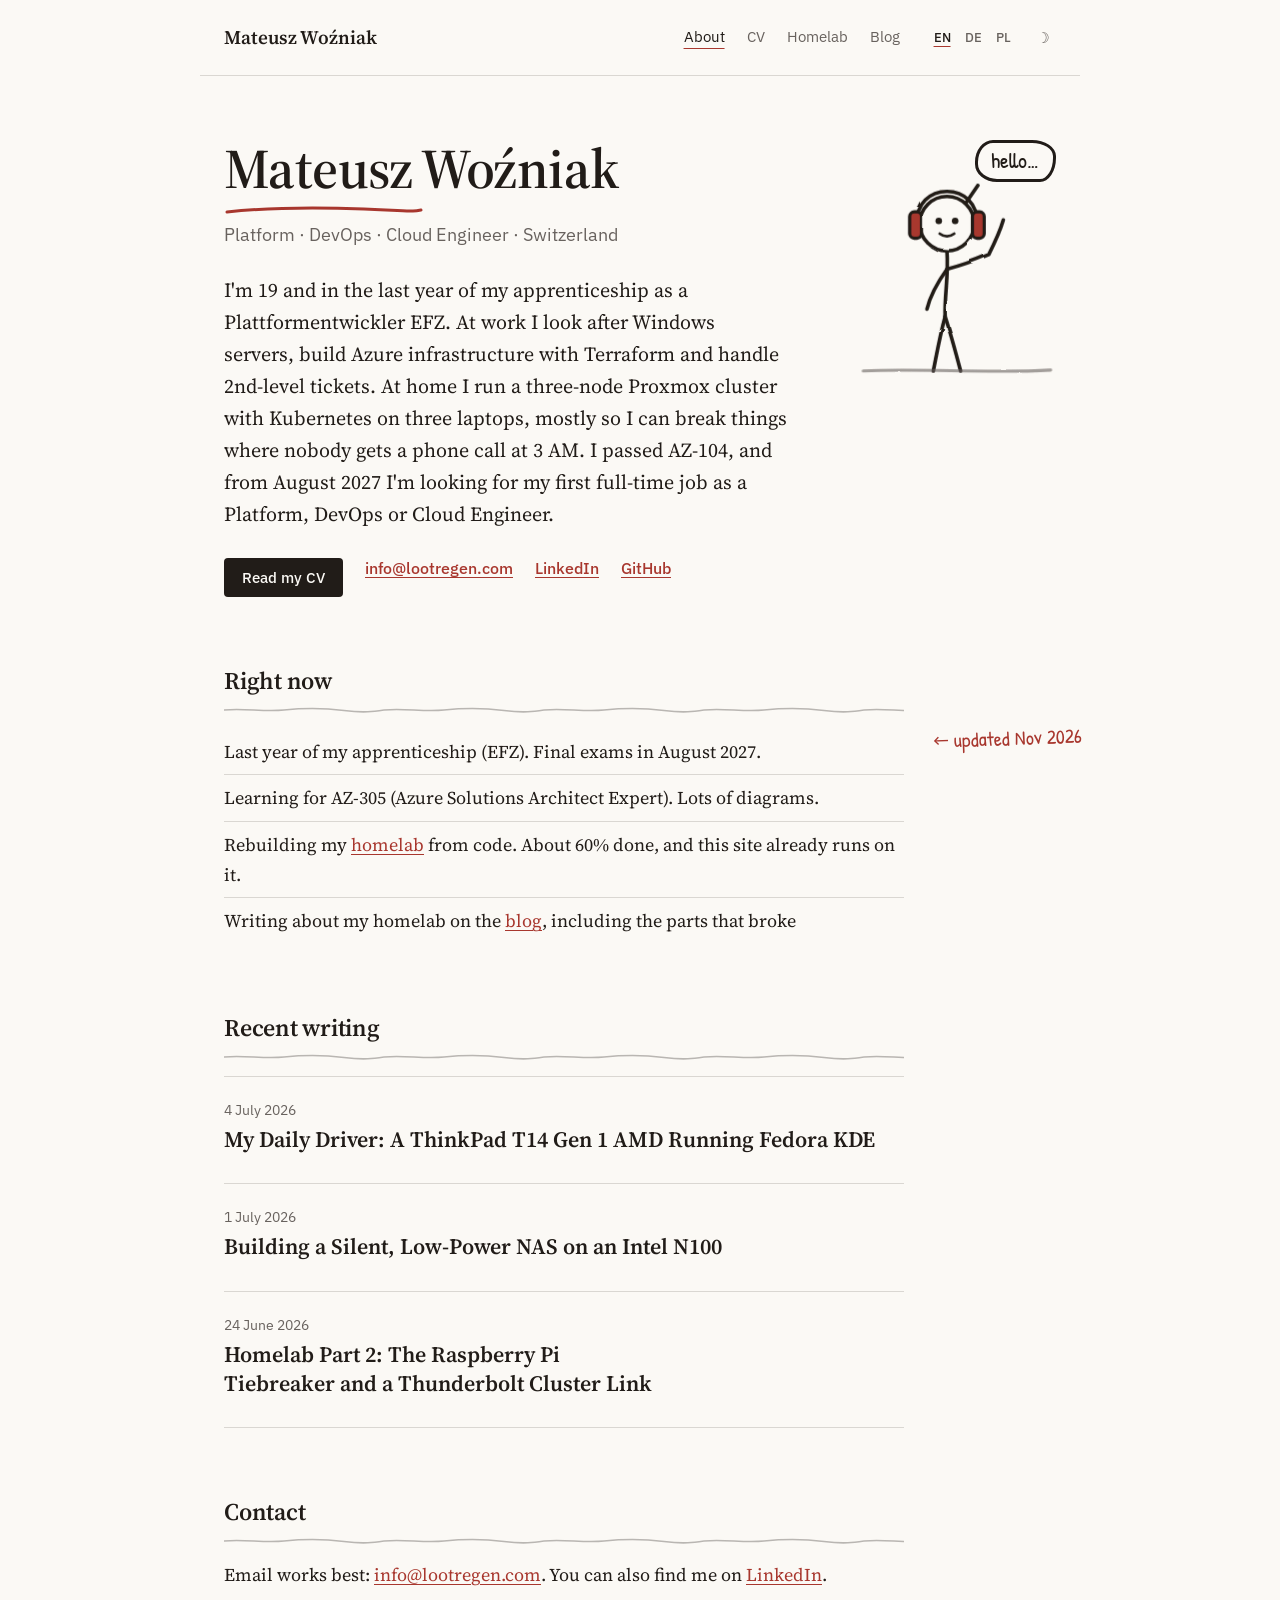
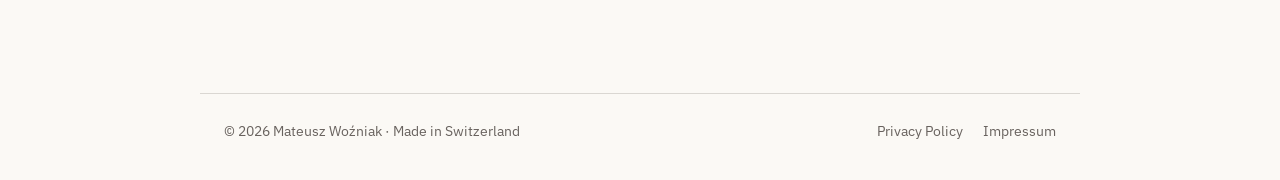
<file: webpage/index.html>
<!DOCTYPE html>
<html lang="en" data-lang="en" data-theme="light">
<head>
<meta charset="UTF-8">
<meta name="viewport" content="width=device-width, initial-scale=1.0">
<title>Mateusz Woźniak · Platform Developer, Switzerland</title>
<meta name="description" content="Plattformentwickler EFZ (2027) in Switzerland. Azure AZ-104 certified. Proxmox, Docker, Kubernetes, Windows Server.">
<link rel="icon" href="favicon.png">
<link rel="stylesheet" href="blog.css">
<script src="blog-lang.js"></script>
<script src="blog-legal.js" defer></script>
<script src="stickman.js" defer></script>
<link rel="canonical" href="https://lootregen.com/">
<meta property="og:type" content="website">
<meta property="og:title" content="Mateusz Woźniak · Platform Developer, Switzerland">
<meta property="og:description" content="Plattformentwickler EFZ (2027) in Switzerland. Azure AZ-104 certified. Proxmox, Docker, Kubernetes, Windows Server.">
<meta property="og:url" content="https://lootregen.com/">
<meta property="og:image" content="https://lootregen.com/og-image.png">
<meta name="twitter:card" content="summary_large_image">
</head>
<body>
<nav>
<a class="nav-logo" href="index.html">Mateusz Woźniak</a>
<div class="nav-menu">
<a href="index.html" class="current"><span class="lang-en">About</span><span class="lang-de">Über mich</span><span class="lang-pl">O mnie</span></a>
<a href="cv.html"><span class="lang-en">CV</span><span class="lang-de">Lebenslauf</span><span class="lang-pl">CV</span></a>
<a href="homelab.html">Homelab</a>
<a href="blog.html">Blog</a>
</div>
<div class="nav-r">
<div class="lang-btns"><button class="lbtn active" data-lang="en" onclick="setLang('en')">EN</button><button class="lbtn" data-lang="de" onclick="setLang('de')">DE</button><button class="lbtn" data-lang="pl" onclick="setLang('pl')">PL</button></div>
<button class="tbtn" id="tbtn" onclick="toggleBlogTheme()" title="Light / dark" aria-label="Toggle light / dark theme">☀</button>
</div>
</nav>
<main class="wrap">
<section class="intro" data-screen-label="Home intro">
<div>
<h1>Mateusz Woźniak</h1>
<p class="role"><span class="lang-en">Platform · DevOps · Cloud Engineer · Switzerland</span><span class="lang-de">Platform · DevOps · Cloud Engineer · Schweiz</span><span class="lang-pl">Platform · DevOps · Cloud Engineer · Szwajcaria</span></p>
<p class="lead"><span class="lang-en">I'm 19 and in the last year of my apprenticeship as a Plattformentwickler EFZ. At work I look after Windows servers, build Azure infrastructure with Terraform and handle 2nd-level tickets. At home I run a three-node Proxmox cluster with Kubernetes on three laptops, mostly so I can break things where nobody gets a phone call at 3 AM. I passed AZ-104, and from August 2027 I'm looking for my first full-time job as a Platform, DevOps or Cloud Engineer.</span><span class="lang-de">Ich bin 19 und im letzten Lehrjahr als Plattformentwickler EFZ. Im Betrieb kümmere ich mich um Windows-Server, baue Azure-Infrastruktur mit Terraform und bearbeite 2nd-Level-Tickets. Zu Hause läuft bei mir ein Proxmox-Cluster mit Kubernetes auf drei Laptops, vor allem damit ich Dinge kaputt machen kann, ohne dass jemand um 3 Uhr nachts angerufen wird. AZ-104 habe ich bestanden, und ab August 2027 suche ich meine erste Festanstellung als Platform, DevOps oder Cloud Engineer.</span><span class="lang-pl">Mam 19 lat i jestem na ostatnim roku nauki zawodu Plattformentwickler EFZ. W pracy dbam o serwery Windows, stawiam infrastrukturę Azure w Terraformie i rozwiązuję zgłoszenia w 2. linii. W domu mam klaster Proxmox z Kubernetesem na trzech laptopach, głównie po to, żeby psuć rzeczy tam, gdzie nikt nie dostaje telefonu o 3 w nocy. Zdałem AZ-104, a od sierpnia 2027 szukam pierwszej pracy na pełen etat jako Platform, DevOps lub Cloud Engineer.</span></p>
<div class="links">
<a class="btn" href="cv.html"><span class="lang-en">Read my CV</span><span class="lang-de">Zum Lebenslauf</span><span class="lang-pl">Zobacz CV</span></a>
<a href="mailto:info@lootregen.com">info@lootregen.com</a>
<a href="https://www.linkedin.com/in/mateusz-miros%C5%82aw-wo%C5%BAniak-36600b309/" target="_blank" rel="noopener">LinkedIn</a>
<a href="https://github.com/Lootregenit" target="_blank" rel="noopener">GitHub</a>
</div>
</div>
<stick-man pose="wave"><span class="lang-en">hello…</span><span class="lang-de">hallo…</span><span class="lang-pl">cześć…</span></stick-man>
</section>
<section class="block narrow" data-screen-label="Right now">
<h2><span class="lang-en">Right now</span><span class="lang-de">Aktuell</span><span class="lang-pl">Obecnie</span></h2>
<p class="note"><span class="lang-en">updated Nov 2026</span><span class="lang-de">Stand: Nov. 2026</span><span class="lang-pl">stan: lis. 2026</span></p>
<ul class="plain">
<li><span class="lang-en">Last year of my apprenticeship (EFZ). Final exams in August 2027.</span><span class="lang-de">Letztes Lehrjahr (EFZ). Abschlussprüfungen im August 2027.</span><span class="lang-pl">Ostatni rok nauki zawodu (EFZ). Egzaminy końcowe w sierpniu 2027.</span></li>
<li><span class="lang-en">Learning for AZ-305 (Azure Solutions Architect Expert). Lots of diagrams.</span><span class="lang-de">Ich lerne für AZ-305 (Azure Solutions Architect Expert). Viele Diagramme.</span><span class="lang-pl">Uczę się do AZ-305 (Azure Solutions Architect Expert). Dużo diagramów.</span></li>
<li><span class="lang-en">Rebuilding my <a href="homelab.html">homelab</a> from code. About 60% done, and this site already runs on it.</span><span class="lang-de">Ich baue mein <a href="homelab.html">Homelab</a> aus Code neu auf. Rund 60 % sind fertig, und diese Website läuft schon darauf.</span><span class="lang-pl">Buduję od nowa mój <a href="homelab.html">homelab</a> z kodu. Około 60% gotowe, a ta strona już na nim działa.</span></li>
<li><span class="lang-en">Writing about my homelab on the <a href="blog.html">blog</a>, including the parts that broke</span><span class="lang-de">Ich schreibe im <a href="blog.html">Blog</a> über mein Homelab, auch über das, was kaputtging</span><span class="lang-pl">Piszę na <a href="blog.html">blogu</a> o swoim homelabie, także o tym, co się zepsuło</span></li>
</ul>
</section>
<section class="block narrow" data-screen-label="Recent writing">
<h2><span class="lang-en">Recent writing</span><span class="lang-de">Neueste Beiträge</span><span class="lang-pl">Ostatnie wpisy</span></h2>
<a class="post" href="posts/fedora-thinkpad.html"><div class="post-meta"><span>4 July 2026</span></div><div class="post-title"><span class="lang-en">My Daily Driver: A ThinkPad T14 Gen 1 AMD Running Fedora KDE</span><span class="lang-de">Mein Daily Driver: Ein ThinkPad T14 Gen 1 AMD mit Fedora KDE</span><span class="lang-pl">Mój codzienny sprzęt: ThinkPad T14 Gen 1 AMD z Fedorą KDE</span></div></a>
<a class="post" href="posts/n100-nas.html"><div class="post-meta"><span>1 July 2026</span></div><div class="post-title"><span class="lang-en">Building a Silent, Low-Power NAS on an Intel N100</span><span class="lang-de">Ein leiser, sparsamer Eigenbau-NAS auf Intel N100</span><span class="lang-pl">Cichy, energooszczędny NAS własnej roboty na Intelu N100</span></div></a>
<a class="post" href="posts/homelab-part-2.html"><div class="post-meta"><span>24 June 2026</span></div><div class="post-title"><span class="lang-en">Homelab Part 2: The Raspberry Pi Tiebreaker and a Thunderbolt Cluster Link</span><span class="lang-de">Homelab Teil 2: Der Raspberry Pi als Zünglein an der Waage und ein Thunderbolt-Clusterlink</span><span class="lang-pl">Homelab część 2: Raspberry Pi jako rozjemca i łącze klastrowe Thunderbolt</span></div></a>
</section>
<section class="block narrow" id="contact" data-screen-label="Contact">
<h2><span class="lang-en">Contact</span><span class="lang-de">Kontakt</span><span class="lang-pl">Kontakt</span></h2>
<p><span class="lang-en">Email works best: <a href="mailto:info@lootregen.com">info@lootregen.com</a>. You can also find me on <a href="https://www.linkedin.com/in/mateusz-miros%C5%82aw-wo%C5%BAniak-36600b309/" target="_blank" rel="noopener">LinkedIn</a>.</span><span class="lang-de">Am schnellsten erreichst du mich per E-Mail: <a href="mailto:info@lootregen.com">info@lootregen.com</a>. Du findest mich auch auf <a href="https://www.linkedin.com/in/mateusz-miros%C5%82aw-wo%C5%BAniak-36600b309/" target="_blank" rel="noopener">LinkedIn</a>.</span><span class="lang-pl">Najszybciej skontaktujesz się ze mną mailowo: <a href="mailto:info@lootregen.com">info@lootregen.com</a>. Jestem też na <a href="https://www.linkedin.com/in/mateusz-miros%C5%82aw-wo%C5%BAniak-36600b309/" target="_blank" rel="noopener">LinkedInie</a>.</span></p>
</section>
</main>
<footer>
<p>© 2026 Mateusz Woźniak · <span class="lang-en">Made in Switzerland</span><span class="lang-de">Gemacht in der Schweiz</span><span class="lang-pl">Zrobione w Szwajcarii</span></p>
<div class="footer-links"><a onclick="openLegal('privacy')"><span class="lang-en">Privacy Policy</span><span class="lang-de">Datenschutz</span><span class="lang-pl">Polityka prywatności</span></a><a onclick="openLegal('impressum')">Impressum</a></div>
</footer>
</body>
</html>
</file>
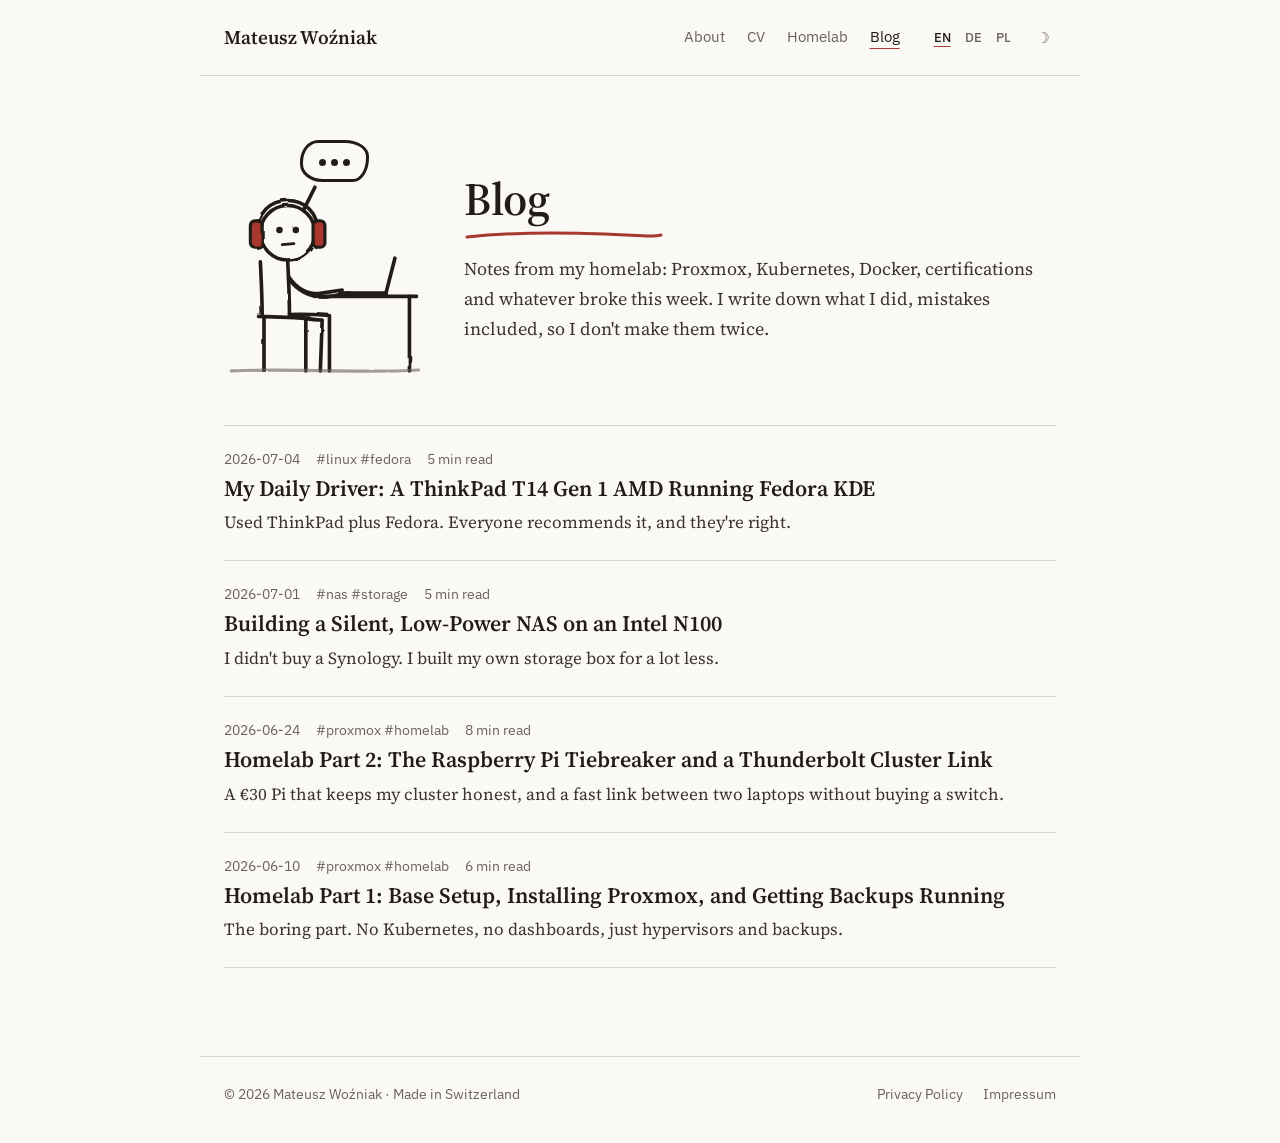
<file: webpage/blog.html>
<!DOCTYPE html>
<!--
  ═══════════════════════════════════════════════════════════════
  LOOTREGEN BLOG - POST LISTING
  All blog posts, newest first. Shares language + theme
  settings with the main page via localStorage.

  Author   : Mateusz Mirosław Woźniak ("Lootregen")
  Website  : https://lootregen.com
  Hosting  : Self-hosted · Proxmox + K3s · Switzerland
  License  : © 2026 Lootregen. All rights reserved.
             Code structure may be referenced for learning;
             content and branding may not be copied.
  Updated  : July 2026
  ═══════════════════════════════════════════════════════════════
-->
<html lang="en" data-lang="en" data-theme="light">
<head>
<meta charset="UTF-8">
<meta name="viewport" content="width=device-width, initial-scale=1.0">
<title>Blog · Mateusz Woźniak</title>
<meta name="description" content="Notes on Proxmox, Kubernetes, Docker and homelab infrastructure by Mateusz Woźniak.">
<meta name="robots" content="index, follow">
<link rel="stylesheet" href="blog.css">
<script src="blog-lang.js"></script>
<script src="blog-legal.js" defer></script>
<script src="stickman.js" defer></script>
<link rel="canonical" href="https://lootregen.com/blog.html">
<meta property="og:type" content="website">
<meta property="og:title" content="Blog · Mateusz Woźniak">
<meta property="og:description" content="Notes on Proxmox, Kubernetes, Docker and homelab infrastructure by Mateusz Woźniak.">
<meta property="og:url" content="https://lootregen.com/blog.html">
<meta property="og:image" content="https://lootregen.com/og-image.png">
<meta name="twitter:card" content="summary_large_image">
</head>
<body>

<nav>
<a class="nav-logo" href="index.html">Mateusz Woźniak</a>
<div class="nav-menu">
<a href="index.html"><span class="lang-en">About</span><span class="lang-de">Über mich</span><span class="lang-pl">O mnie</span></a>
<a href="cv.html"><span class="lang-en">CV</span><span class="lang-de">Lebenslauf</span><span class="lang-pl">CV</span></a>
<a href="homelab.html">Homelab</a>
<a href="blog.html" class="current">Blog</a>
</div>
<div class="nav-r">
<div class="lang-btns"><button class="lbtn active" data-lang="en" onclick="setLang('en')">EN</button><button class="lbtn" data-lang="de" onclick="setLang('de')">DE</button><button class="lbtn" data-lang="pl" onclick="setLang('pl')">PL</button></div>
<button class="tbtn" id="tbtn" onclick="toggleBlogTheme()" title="Light / dark" aria-label="Toggle light / dark theme">☀</button>
</div>
</nav>

<main class="wrap">
  <div class="blog-label"><span class="lang-en">// Transmission Log</span><span class="lang-de">// Übertragungsprotokoll</span><span class="lang-pl">// Dziennik Transmisji</span></div>
<div class="sm-layout sm-left blog-head">
<stick-man pose="desk"></stick-man>
<div>
  <h1 class="page-title">Blog</h1>
  <p class="blog-sub"><span class="lang-en">Notes from my homelab: Proxmox, Kubernetes, Docker, certifications and whatever broke this week. I write down what I did, mistakes included, so I don't make them twice.</span><span class="lang-de">Notizen aus meinem Homelab: Proxmox, Kubernetes, Docker, Zertifikate und was diese Woche kaputtgegangen ist. Ich schreibe auf, was ich gemacht habe, Fehler inklusive, damit ich sie nicht zweimal mache.</span><span class="lang-pl">Notatki z mojego homelabu: Proxmox, Kubernetes, Docker, certyfikaty i to, co zepsuło się w tym tygodniu. Zapisuję, co zrobiłem, razem z błędami, żeby nie popełnić ich dwa razy.</span></p>
</div>
</div>

  <a class="post" href="posts/fedora-thinkpad.html">
    <div class="post-meta"><span>2026-07-04</span><span class="tag">#linux #fedora</span><span><span class="lang-en">5 min read</span><span class="lang-de">5 Min. Lesezeit</span><span class="lang-pl">5 min czytania</span></span></div>
    <div class="post-title"><span class="lang-en">My Daily Driver: A ThinkPad T14 Gen 1 AMD Running Fedora KDE</span><span class="lang-de">Mein Daily Driver: Ein ThinkPad T14 Gen 1 AMD mit Fedora KDE</span><span class="lang-pl">Mój codzienny sprzęt: ThinkPad T14 Gen 1 AMD z Fedorą KDE</span></div>
    <p class="post-excerpt"><span class="lang-en">Used ThinkPad plus Fedora. Everyone recommends it, and they're right.</span><span class="lang-de">Gebrauchtes ThinkPad plus Fedora. Alle empfehlen es, und alle haben recht.</span><span class="lang-pl">Używany ThinkPad plus Fedora. Wszyscy to polecają i wszyscy mają rację.</span></p>
  </a>

  <a class="post" href="posts/n100-nas.html">
    <div class="post-meta"><span>2026-07-01</span><span class="tag">#nas #storage</span><span><span class="lang-en">5 min read</span><span class="lang-de">5 Min. Lesezeit</span><span class="lang-pl">5 min czytania</span></span></div>
    <div class="post-title"><span class="lang-en">Building a Silent, Low-Power NAS on an Intel N100</span><span class="lang-de">Ein leiser, sparsamer Eigenbau-NAS auf Intel N100</span><span class="lang-pl">Cichy, energooszczędny NAS własnej roboty na Intelu N100</span></div>
    <p class="post-excerpt"><span class="lang-en">I didn't buy a Synology. I built my own storage box for a lot less.</span><span class="lang-de">Ich habe keine Synology gekauft. Ich habe mir für viel weniger Geld selbst eine Storage-Kiste gebaut.</span><span class="lang-pl">Nie kupiłem Synology. Zbudowałem własny serwer plików za dużo mniej.</span></p>
  </a>

  <a class="post" href="posts/homelab-part-2.html">
    <div class="post-meta"><span>2026-06-24</span><span class="tag">#proxmox #homelab</span><span><span class="lang-en">8 min read</span><span class="lang-de">8 Min. Lesezeit</span><span class="lang-pl">8 min czytania</span></span></div>
    <div class="post-title"><span class="lang-en">Homelab Part 2: The Raspberry Pi Tiebreaker and a Thunderbolt Cluster Link</span><span class="lang-de">Homelab Teil 2: Der Raspberry Pi als Zünglein an der Waage und ein Thunderbolt-Clusterlink</span><span class="lang-pl">Homelab część 2: Raspberry Pi jako rozjemca i łącze klastrowe Thunderbolt</span></div>
    <p class="post-excerpt"><span class="lang-en">A €30 Pi that keeps my cluster honest, and a fast link between two laptops without buying a switch.</span><span class="lang-de">Ein 30-€-Pi, der meinen Cluster ehrlich hält, und ein schneller Link zwischen zwei Laptops, ganz ohne Switch.</span><span class="lang-pl">Pi za 30 €, które pilnuje uczciwości klastra, i szybkie łącze między dwoma laptopami bez kupowania switcha.</span></p>
  </a>

  <a class="post" href="posts/homelab-part-1.html">
    <div class="post-meta"><span>2026-06-10</span><span class="tag">#proxmox #homelab</span><span><span class="lang-en">6 min read</span><span class="lang-de">6 Min. Lesezeit</span><span class="lang-pl">6 min czytania</span></span></div>
    <div class="post-title"><span class="lang-en">Homelab Part 1: Base Setup, Installing Proxmox, and Getting Backups Running</span><span class="lang-de">Homelab Teil 1: Grundsetup, Proxmox-Installation und laufende Backups</span><span class="lang-pl">Homelab część 1: Konfiguracja bazowa, instalacja Proxmoxa i działające backupy</span></div>
    <p class="post-excerpt"><span class="lang-en">The boring part. No Kubernetes, no dashboards, just hypervisors and backups.</span><span class="lang-de">Der langweilige Teil. Kein Kubernetes, keine Dashboards, nur Hypervisoren und Backups.</span><span class="lang-pl">Nudna część. Bez Kubernetesa, bez dashboardów, tylko hipernadzorcy i backupy.</span></p>
  </a>
</main>

<footer>
<p>© 2026 Mateusz Woźniak · <span class="lang-en">Made in Switzerland</span><span class="lang-de">Gemacht in der Schweiz</span><span class="lang-pl">Zrobione w Szwajcarii</span></p>
<div class="footer-links"><a onclick="openLegal('privacy')"><span class="lang-en">Privacy Policy</span><span class="lang-de">Datenschutz</span><span class="lang-pl">Polityka prywatności</span></a><a onclick="openLegal('impressum')">Impressum</a></div>
</footer>

</body>
</html>
</file>
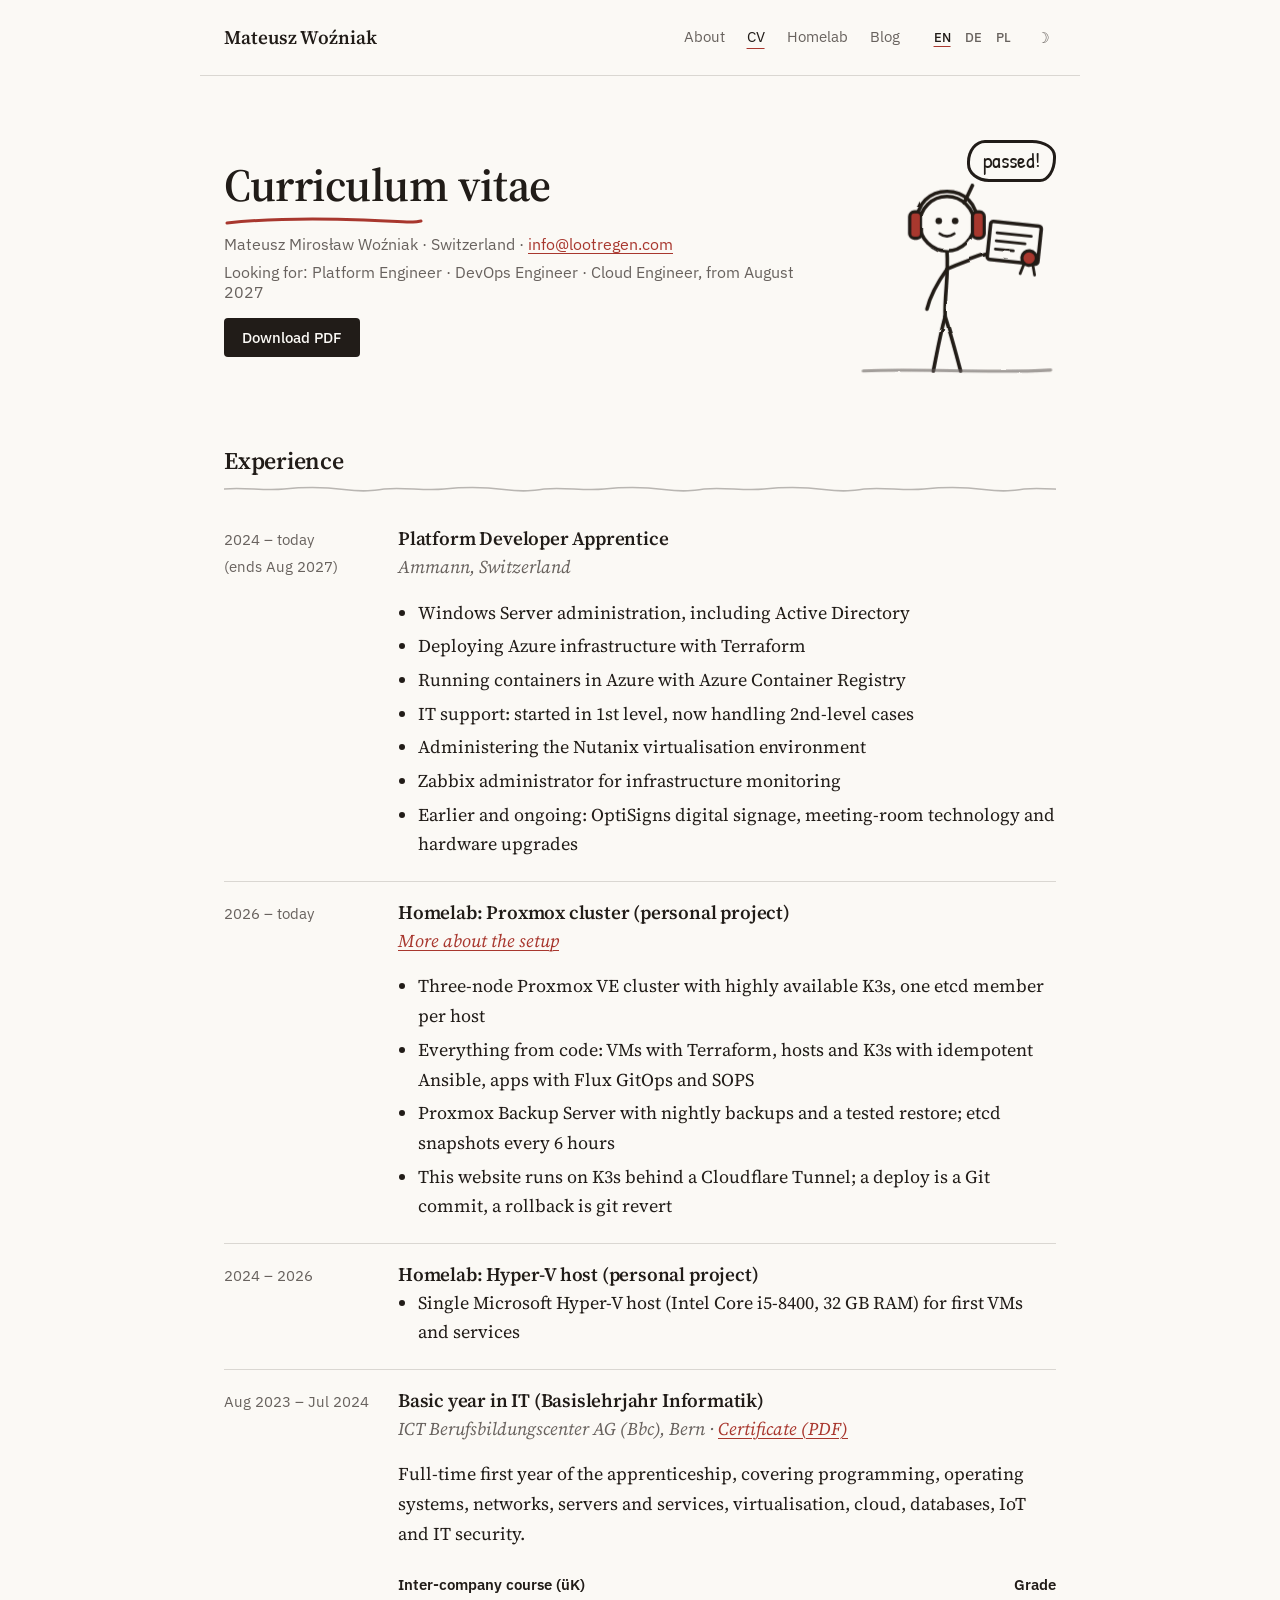
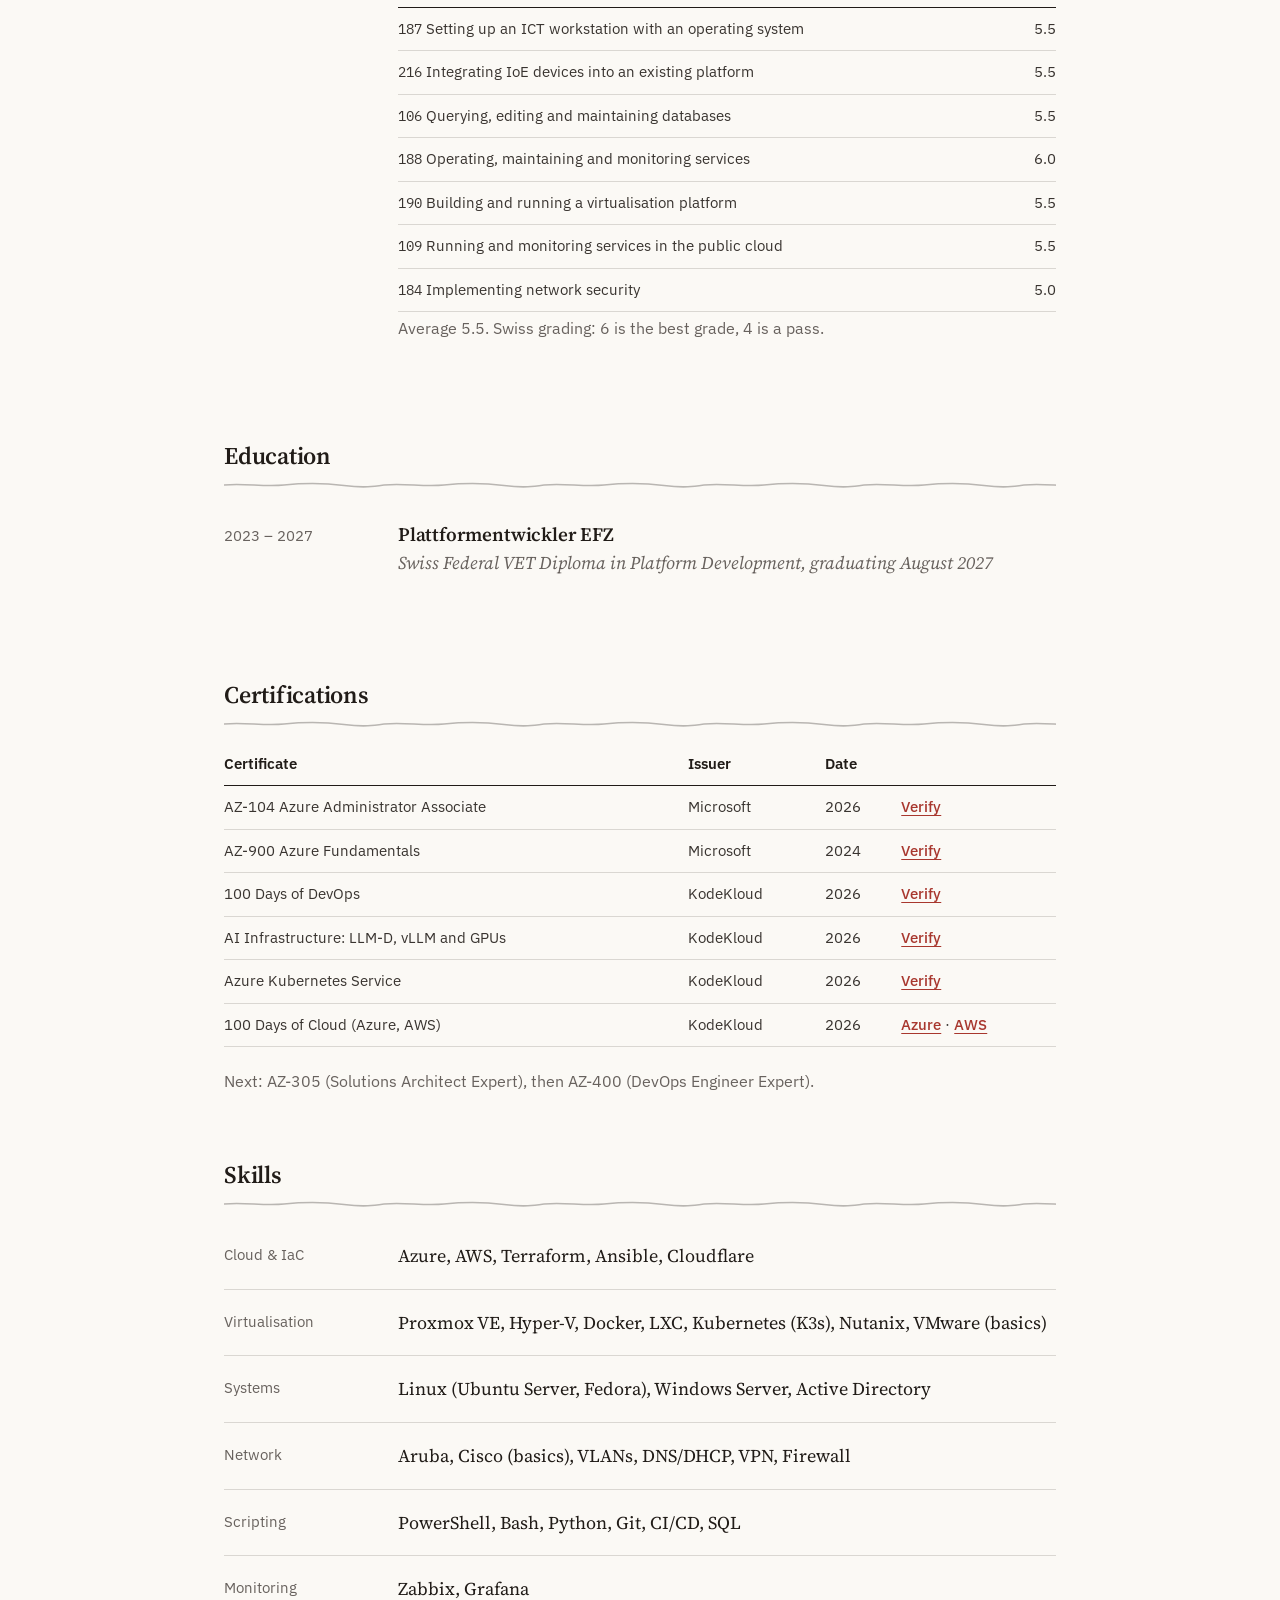
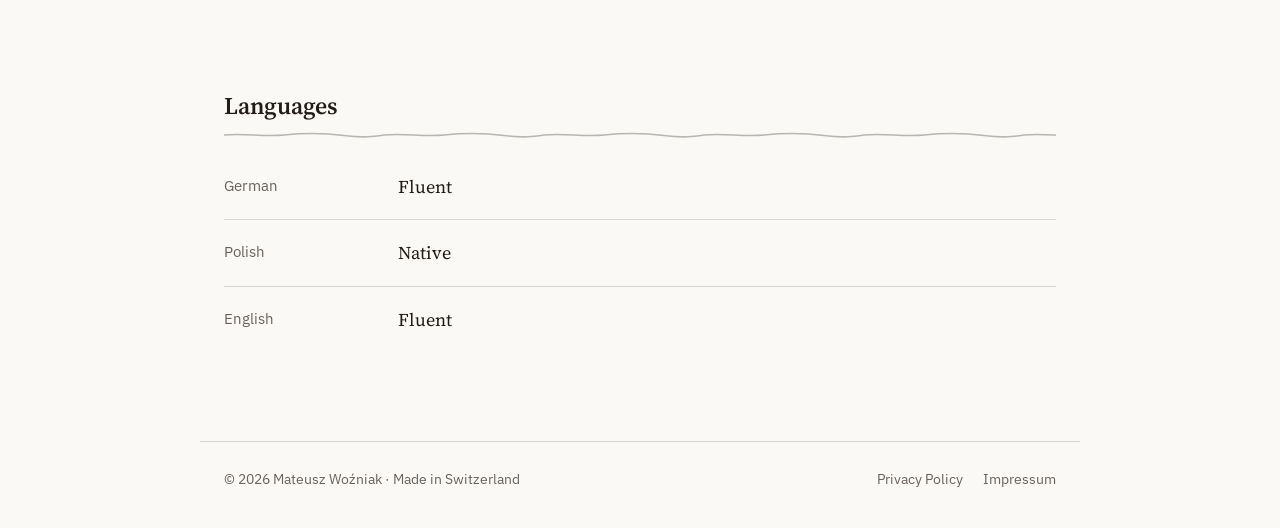
<file: webpage/cv.html>
<!DOCTYPE html>
<html lang="en" data-lang="en" data-theme="light">
<head>
<meta charset="UTF-8">
<meta name="viewport" content="width=device-width, initial-scale=1.0">
<title>CV · Mateusz Woźniak</title>
<meta name="description" content="Curriculum vitae of Mateusz Woźniak, Plattformentwickler EFZ in Switzerland, looking for Platform, DevOps and Cloud Engineer roles from August 2027.">
<link rel="icon" href="favicon.png">
<link rel="stylesheet" href="blog.css">
<script src="blog-lang.js"></script>
<script src="blog-legal.js" defer></script>
<script src="stickman.js" defer></script>
<link rel="canonical" href="https://lootregen.com/cv.html">
<meta property="og:type" content="website">
<meta property="og:title" content="CV · Mateusz Woźniak">
<meta property="og:description" content="Curriculum vitae of Mateusz Woźniak, Plattformentwickler EFZ in Switzerland, looking for Platform, DevOps and Cloud Engineer roles from August 2027.">
<meta property="og:url" content="https://lootregen.com/cv.html">
<meta property="og:image" content="https://lootregen.com/og-image.png">
<meta name="twitter:card" content="summary_large_image">
</head>
<body>
<nav>
<a class="nav-logo" href="index.html">Mateusz Woźniak</a>
<div class="nav-menu">
<a href="index.html"><span class="lang-en">About</span><span class="lang-de">Über mich</span><span class="lang-pl">O mnie</span></a>
<a href="cv.html" class="current"><span class="lang-en">CV</span><span class="lang-de">Lebenslauf</span><span class="lang-pl">CV</span></a>
<a href="homelab.html">Homelab</a>
<a href="blog.html">Blog</a>
</div>
<div class="nav-r">
<div class="lang-btns"><button class="lbtn active" data-lang="en" onclick="setLang('en')">EN</button><button class="lbtn" data-lang="de" onclick="setLang('de')">DE</button><button class="lbtn" data-lang="pl" onclick="setLang('pl')">PL</button></div>
<button class="tbtn" id="tbtn" onclick="toggleBlogTheme()" title="Light / dark" aria-label="Toggle light / dark theme">☀</button>
</div>
</nav>
<main class="wrap">
<div class="sm-layout" data-screen-label="CV header">
<div class="cv-head">
<div><h1 class="page-title"><span class="lang-en">Curriculum vitae</span><span class="lang-de">Lebenslauf</span><span class="lang-pl">Życiorys</span></h1><p class="sub">Mateusz Mirosław Woźniak · <span class="lang-en">Switzerland</span><span class="lang-de">Schweiz</span><span class="lang-pl">Szwajcaria</span> · <a href="mailto:info@lootregen.com">info@lootregen.com</a></p>
<p class="sub"><span class="lang-en">Looking for: Platform Engineer · DevOps Engineer · Cloud Engineer, from August 2027</span><span class="lang-de">Gesucht: Platform Engineer · DevOps Engineer · Cloud Engineer, ab August 2027</span><span class="lang-pl">Szukam: Platform Engineer · DevOps Engineer · Cloud Engineer, od sierpnia 2027</span></p></div>
<a class="btn" href="#" onclick="window.print();return false"><span class="lang-en">Download PDF</span><span class="lang-de">PDF herunterladen</span><span class="lang-pl">Pobierz PDF</span></a>
</div>
<stick-man pose="cert"><span class="lang-en">passed!</span><span class="lang-de">bestanden!</span><span class="lang-pl">zdane!</span></stick-man>
</div>
<section class="block" data-screen-label="Experience">
<h2><span class="lang-en">Experience</span><span class="lang-de">Berufserfahrung</span><span class="lang-pl">Doświadczenie</span></h2>
<div class="row"><div class="when"><span class="lang-en">2024 – today<br>(ends Aug 2027)</span><span class="lang-de">2024 – heute<br>(bis Aug. 2027)</span><span class="lang-pl">2024 – obecnie<br>(do sier. 2027)</span></div><div>
<h3><span class="lang-en">Platform Developer Apprentice</span><span class="lang-de">Lernender Plattformentwickler</span><span class="lang-pl">Praktykant – platform developer</span></h3>
<p class="org">Ammann, <span class="lang-en">Switzerland</span><span class="lang-de">Schweiz</span><span class="lang-pl">Szwajcaria</span></p>
<ul>
<li><span class="lang-en">Windows Server administration, including Active Directory</span><span class="lang-de">Administration von Windows Server inkl. Active Directory</span><span class="lang-pl">Administracja Windows Server, w tym Active Directory</span></li>
<li><span class="lang-en">Deploying Azure infrastructure with Terraform</span><span class="lang-de">Bereitstellung von Azure-Infrastruktur mit Terraform</span><span class="lang-pl">Wdrażanie infrastruktury Azure za pomocą Terraform</span></li>
<li><span class="lang-en">Running containers in Azure with Azure Container Registry</span><span class="lang-de">Betrieb von Containern in Azure mit Azure Container Registry</span><span class="lang-pl">Uruchamianie kontenerów w Azure z Azure Container Registry</span></li>
<li><span class="lang-en">IT support: started in 1st level, now handling 2nd-level cases</span><span class="lang-de">IT-Support: Einstieg im 1st Level, heute 2nd Level</span><span class="lang-pl">Wsparcie IT: zaczynałem od 1. linii, obecnie 2. linia</span></li>
<li><span class="lang-en">Administering the Nutanix virtualisation environment</span><span class="lang-de">Administration der Nutanix-Virtualisierungsumgebung</span><span class="lang-pl">Administracja środowiskiem wirtualizacji Nutanix</span></li>
<li><span class="lang-en">Zabbix administrator for infrastructure monitoring</span><span class="lang-de">Zabbix-Administrator für das Infrastruktur-Monitoring</span><span class="lang-pl">Administrator Zabbix do monitoringu infrastruktury</span></li>
<li><span class="lang-en">Earlier and ongoing: OptiSigns digital signage, meeting-room technology and hardware upgrades</span><span class="lang-de">Früher und weiterhin: OptiSigns Digital Signage, Sitzungszimmer-Technik und Hardware-Upgrades</span><span class="lang-pl">Wcześniej i nadal: digital signage OptiSigns, technika sal konferencyjnych i modernizacje sprzętu</span></li>
</ul></div></div>
<div class="row"><div class="when">2026 – <span class="lang-en">today</span><span class="lang-de">heute</span><span class="lang-pl">obecnie</span></div><div>
<h3><span class="lang-en">Homelab: Proxmox cluster (personal project)</span><span class="lang-de">Homelab: Proxmox-Cluster (privates Projekt)</span><span class="lang-pl">Homelab: klaster Proxmox (projekt prywatny)</span></h3>
<p class="org"><a href="homelab.html"><span class="lang-en">More about the setup</span><span class="lang-de">Mehr zum Aufbau</span><span class="lang-pl">Więcej o konfiguracji</span></a></p>
<ul>
<li><span class="lang-en">Three-node Proxmox VE cluster with highly available K3s, one etcd member per host</span><span class="lang-de">Proxmox-VE-Cluster mit drei Nodes und hochverfügbarem K3s, ein etcd-Member pro Host</span><span class="lang-pl">Trzywęzłowy klaster Proxmox VE z wysoko dostępnym K3s, jeden członek etcd na hosta</span></li>
<li><span class="lang-en">Everything from code: VMs with Terraform, hosts and K3s with idempotent Ansible, apps with Flux GitOps and SOPS</span><span class="lang-de">Alles aus Code: VMs mit Terraform, Hosts und K3s mit idempotentem Ansible, Apps per Flux-GitOps und SOPS</span><span class="lang-pl">Wszystko z kodu: VM-ki w Terraformie, hosty i K3s w idempotentnym Ansible, aplikacje przez Flux GitOps i SOPS</span></li>
<li><span class="lang-en">Proxmox Backup Server with nightly backups and a tested restore; etcd snapshots every 6 hours</span><span class="lang-de">Proxmox Backup Server mit nächtlichen Backups und getestetem Restore; etcd-Snapshots alle 6 Stunden</span><span class="lang-pl">Proxmox Backup Server z nocnymi backupami i przetestowanym odtwarzaniem; snapshoty etcd co 6 godzin</span></li>
<li><span class="lang-en">This website runs on K3s behind a Cloudflare Tunnel; a deploy is a Git commit, a rollback is git revert</span><span class="lang-de">Diese Website läuft auf K3s hinter einem Cloudflare Tunnel; ein Deploy ist ein Git-Commit, ein Rollback ein git revert</span><span class="lang-pl">Ta strona działa na K3s za Cloudflare Tunnel; wdrożenie to commit w Gicie, rollback to git revert</span></li>
</ul></div></div>
<div class="row"><div class="when">2024 – 2026</div><div>
<h3><span class="lang-en">Homelab: Hyper-V host (personal project)</span><span class="lang-de">Homelab: Hyper-V-Host (privates Projekt)</span><span class="lang-pl">Homelab: host Hyper-V (projekt prywatny)</span></h3>
<ul>
<li><span class="lang-en">Single Microsoft Hyper-V host (Intel Core i5-8400, 32 GB RAM) for first VMs and services</span><span class="lang-de">Einzelner Microsoft-Hyper-V-Host (Intel Core i5-8400, 32 GB RAM) für erste VMs und Dienste</span><span class="lang-pl">Pojedynczy host Microsoft Hyper-V (Intel Core i5-8400, 32 GB RAM) do pierwszych maszyn wirtualnych i usług</span></li>
</ul></div></div>
<div class="row"><div class="when"><span class="lang-en">Aug 2023 – Jul 2024</span><span class="lang-de">Aug. 2023 – Juli 2024</span><span class="lang-pl">sier. 2023 – lip. 2024</span></div><div>
<h3><span class="lang-en">Basic year in IT (Basislehrjahr Informatik)</span><span class="lang-de">Basislehrjahr Informatik</span><span class="lang-pl">Rok podstawowy z informatyki (Basislehrjahr)</span></h3>
<p class="org">ICT Berufsbildungscenter AG (Bbc), Bern · <a href="docs/basislehrjahr-zertifikat.pdf" target="_blank" rel="noopener"><span class="lang-en">Certificate (PDF)</span><span class="lang-de">Zertifikat (PDF)</span><span class="lang-pl">Certyfikat (PDF)</span></a></p>
<p><span class="lang-en">Full-time first year of the apprenticeship, covering programming, operating systems, networks, servers and services, virtualisation, cloud, databases, IoT and IT security.</span><span class="lang-de">Vollzeitliches erstes Lehrjahr mit Programmieren, Betriebssystemen, Netzwerken, Servern und Diensten, Virtualisierung, Cloud, Datenbanken, IoT und IT-Sicherheit.</span><span class="lang-pl">Pierwszy rok nauki zawodu w pełnym wymiarze: programowanie, systemy operacyjne, sieci, serwery i usługi, wirtualizacja, chmura, bazy danych, IoT i bezpieczeństwo IT.</span></p>
<table class="uk"><thead><tr><th><span class="lang-en">Inter-company course (üK)</span><span class="lang-de">Überbetrieblicher Kurs (üK)</span><span class="lang-pl">Kurs międzyzakładowy (üK)</span></th><th><span class="lang-en">Grade</span><span class="lang-de">Note</span><span class="lang-pl">Ocena</span></th></tr></thead><tbody>
<tr><td><span class="mono">187</span> <span class="lang-en">Setting up an ICT workstation with an operating system</span><span class="lang-de">ICT-Arbeitsplatz mit Betriebssystem in Betrieb nehmen</span><span class="lang-pl">Uruchomienie stanowiska ICT z systemem operacyjnym</span></td><td>5.5</td></tr>
<tr><td><span class="mono">216</span> <span class="lang-en">Integrating IoE devices into an existing platform</span><span class="lang-de">IoE-Endgeräte in bestehende Plattform integrieren</span><span class="lang-pl">Integracja urządzeń IoE z istniejącą platformą</span></td><td>5.5</td></tr>
<tr><td><span class="mono">106</span> <span class="lang-en">Querying, editing and maintaining databases</span><span class="lang-de">Datenbanken abfragen, bearbeiten und warten</span><span class="lang-pl">Zapytania, edycja i utrzymanie baz danych</span></td><td>5.5</td></tr>
<tr><td><span class="mono">188</span> <span class="lang-en">Operating, maintaining and monitoring services</span><span class="lang-de">Services betreiben, warten und überwachen</span><span class="lang-pl">Utrzymanie i monitorowanie usług</span></td><td>6.0</td></tr>
<tr><td><span class="mono">190</span> <span class="lang-en">Building and running a virtualisation platform</span><span class="lang-de">Virtualisierungsplattform aufbauen und betreiben</span><span class="lang-pl">Budowa i utrzymanie platformy wirtualizacji</span></td><td>5.5</td></tr>
<tr><td><span class="mono">109</span> <span class="lang-en">Running and monitoring services in the public cloud</span><span class="lang-de">Dienste in der Public Cloud betreiben und überwachen</span><span class="lang-pl">Utrzymanie i monitorowanie usług w chmurze publicznej</span></td><td>5.5</td></tr>
<tr><td><span class="mono">184</span> <span class="lang-en">Implementing network security</span><span class="lang-de">Netzwerksicherheit implementieren</span><span class="lang-pl">Wdrażanie bezpieczeństwa sieci</span></td><td>5.0</td></tr>
</tbody></table>
<p class="sub"><span class="lang-en">Average 5.5. Swiss grading: 6 is the best grade, 4 is a pass.</span><span class="lang-de">Durchschnitt 5.5.</span><span class="lang-pl">Średnia 5,5. Skala szwajcarska: 6 to najwyższa ocena, 4 to zaliczenie.</span></p>
</div></div>
</section>
<section class="block" data-screen-label="Education">
<h2><span class="lang-en">Education</span><span class="lang-de">Ausbildung</span><span class="lang-pl">Wykształcenie</span></h2>
<div class="row"><div class="when">2023 – 2027</div><div>
<h3>Plattformentwickler EFZ</h3>
<p class="org"><span class="lang-en">Swiss Federal VET Diploma in Platform Development, graduating August 2027</span><span class="lang-de">Eidgenössisches Fähigkeitszeugnis, Abschluss August 2027</span><span class="lang-pl">Szwajcarski federalny dyplom zawodowy (EFZ), ukończenie w sierpniu 2027</span></p>
</div></div>
</section>
<section class="block" data-screen-label="Certifications">
<h2><span class="lang-en">Certifications</span><span class="lang-de">Zertifikate</span><span class="lang-pl">Certyfikaty</span></h2>
<table class="collapse"><thead><tr><th><span class="lang-en">Certificate</span><span class="lang-de">Zertifikat</span><span class="lang-pl">Certyfikat</span></th><th><span class="lang-en">Issuer</span><span class="lang-de">Anbieter</span><span class="lang-pl">Wystawca</span></th><th><span class="lang-en">Date</span><span class="lang-de">Datum</span><span class="lang-pl">Data</span></th><th></th></tr></thead><tbody>
<tr><td>AZ-104 Azure Administrator Associate</td><td>Microsoft</td><td>2026</td><td><a href="https://learn.microsoft.com/en-gb/users/mateuszmiroslawwozniak-5384/credentials/efa47ab90583f199" target="_blank" rel="noopener"><span class="lang-en">Verify</span><span class="lang-de">Prüfen</span><span class="lang-pl">Sprawdź</span></a></td></tr>
<tr><td>AZ-900 Azure Fundamentals</td><td>Microsoft</td><td>2024</td><td><a href="https://learn.microsoft.com/en-us/users/mateuszmiroslawwozniak-5384/credentials/d0e44ffbaebecd28" target="_blank" rel="noopener"><span class="lang-en">Verify</span><span class="lang-de">Prüfen</span><span class="lang-pl">Sprawdź</span></a></td></tr>
<tr><td>100 Days of DevOps</td><td>KodeKloud</td><td>2026</td><td><a href="https://engineer.kodekloud.com/certificate-verification/ee11c120-af64-46ae-ab5b-4d50a6ca62ba" target="_blank" rel="noopener"><span class="lang-en">Verify</span><span class="lang-de">Prüfen</span><span class="lang-pl">Sprawdź</span></a></td></tr>
<tr><td>AI Infrastructure: LLM-D, vLLM and GPUs</td><td>KodeKloud</td><td>2026</td><td><a href="https://learn.kodekloud.com/learn/certificate/331d02b2-e8fb-4bfd-9a3e-e9029c0d91da" target="_blank" rel="noopener"><span class="lang-en">Verify</span><span class="lang-de">Prüfen</span><span class="lang-pl">Sprawdź</span></a></td></tr>
<tr><td>Azure Kubernetes Service</td><td>KodeKloud</td><td>2026</td><td><a href="https://learn.kodekloud.com/learn/certificate/f5af7dad-8992-4a5f-ae5f-5e0ca7045739" target="_blank" rel="noopener"><span class="lang-en">Verify</span><span class="lang-de">Prüfen</span><span class="lang-pl">Sprawdź</span></a></td></tr>
<tr><td>100 Days of Cloud (Azure, AWS)</td><td>KodeKloud</td><td>2026</td><td><a href="https://engineer.kodekloud.com/certificate-verification/2c84464f-9178-4b69-92d3-c22abdca0cb4" target="_blank" rel="noopener">Azure</a> · <a href="https://engineer.kodekloud.com/certificate-verification/207da9ca-94f3-4072-abde-713b63d44310" target="_blank" rel="noopener">AWS</a></td></tr>
</tbody></table>
<p class="sub"><span class="lang-en">Next: AZ-305 (Solutions Architect Expert), then AZ-400 (DevOps Engineer Expert).</span><span class="lang-de">Als Nächstes: AZ-305 (Solutions Architect Expert), danach AZ-400 (DevOps Engineer Expert).</span><span class="lang-pl">Następnie: AZ-305 (Solutions Architect Expert), potem AZ-400 (DevOps Engineer Expert).</span></p>
</section>
<section class="block" data-screen-label="Skills">
<h2><span class="lang-en">Skills</span><span class="lang-de">Kenntnisse</span><span class="lang-pl">Umiejętności</span></h2>
<div class="row"><div class="when"><span class="lang-en">Cloud &amp; IaC</span><span class="lang-de">Cloud &amp; IaC</span><span class="lang-pl">Chmura i IaC</span></div><div>Azure, AWS, Terraform, Ansible, Cloudflare</div></div>
<div class="row"><div class="when"><span class="lang-en">Virtualisation</span><span class="lang-de">Virtualisierung</span><span class="lang-pl">Wirtualizacja</span></div><div>Proxmox VE, Hyper-V, Docker, LXC, Kubernetes (K3s), Nutanix, VMware <span class="lang-en">(basics)</span><span class="lang-de">(Grundlagen)</span><span class="lang-pl">(podstawy)</span></div></div>
<div class="row"><div class="when"><span class="lang-en">Systems</span><span class="lang-de">Systeme</span><span class="lang-pl">Systemy</span></div><div>Linux (Ubuntu Server, Fedora), Windows Server, Active Directory</div></div>
<div class="row"><div class="when"><span class="lang-en">Network</span><span class="lang-de">Netzwerk</span><span class="lang-pl">Sieć</span></div><div>Aruba, Cisco (<span class="lang-en">basics</span><span class="lang-de">Grundlagen</span><span class="lang-pl">podstawy</span>), VLANs, DNS/DHCP, VPN, Firewall</div></div>
<div class="row"><div class="when"><span class="lang-en">Scripting</span><span class="lang-de">Scripting</span><span class="lang-pl">Skrypty</span></div><div>PowerShell, Bash, Python, Git, CI/CD, SQL</div></div>
<div class="row"><div class="when">Monitoring</div><div>Zabbix, Grafana</div></div>
</section>
<section class="block" data-screen-label="Languages">
<h2><span class="lang-en">Languages</span><span class="lang-de">Sprachen</span><span class="lang-pl">Języki</span></h2>
<div class="row"><div class="when"><span class="lang-en">German</span><span class="lang-de">Deutsch</span><span class="lang-pl">Niemiecki</span></div><div><span class="lang-en">Fluent</span><span class="lang-de">Fliessend</span><span class="lang-pl">Biegle</span></div></div>
<div class="row"><div class="when"><span class="lang-en">Polish</span><span class="lang-de">Polnisch</span><span class="lang-pl">Polski</span></div><div><span class="lang-en">Native</span><span class="lang-de">Muttersprache</span><span class="lang-pl">Ojczysty</span></div></div>
<div class="row"><div class="when"><span class="lang-en">English</span><span class="lang-de">Englisch</span><span class="lang-pl">Angielski</span></div><div><span class="lang-en">Fluent</span><span class="lang-de">Fliessend</span><span class="lang-pl">Biegle</span></div></div>
</section>
</main>
<footer>
<p>© 2026 Mateusz Woźniak · <span class="lang-en">Made in Switzerland</span><span class="lang-de">Gemacht in der Schweiz</span><span class="lang-pl">Zrobione w Szwajcarii</span></p>
<div class="footer-links"><a onclick="openLegal('privacy')"><span class="lang-en">Privacy Policy</span><span class="lang-de">Datenschutz</span><span class="lang-pl">Polityka prywatności</span></a><a onclick="openLegal('impressum')">Impressum</a></div>
</footer>
</body>
</html>
</file>
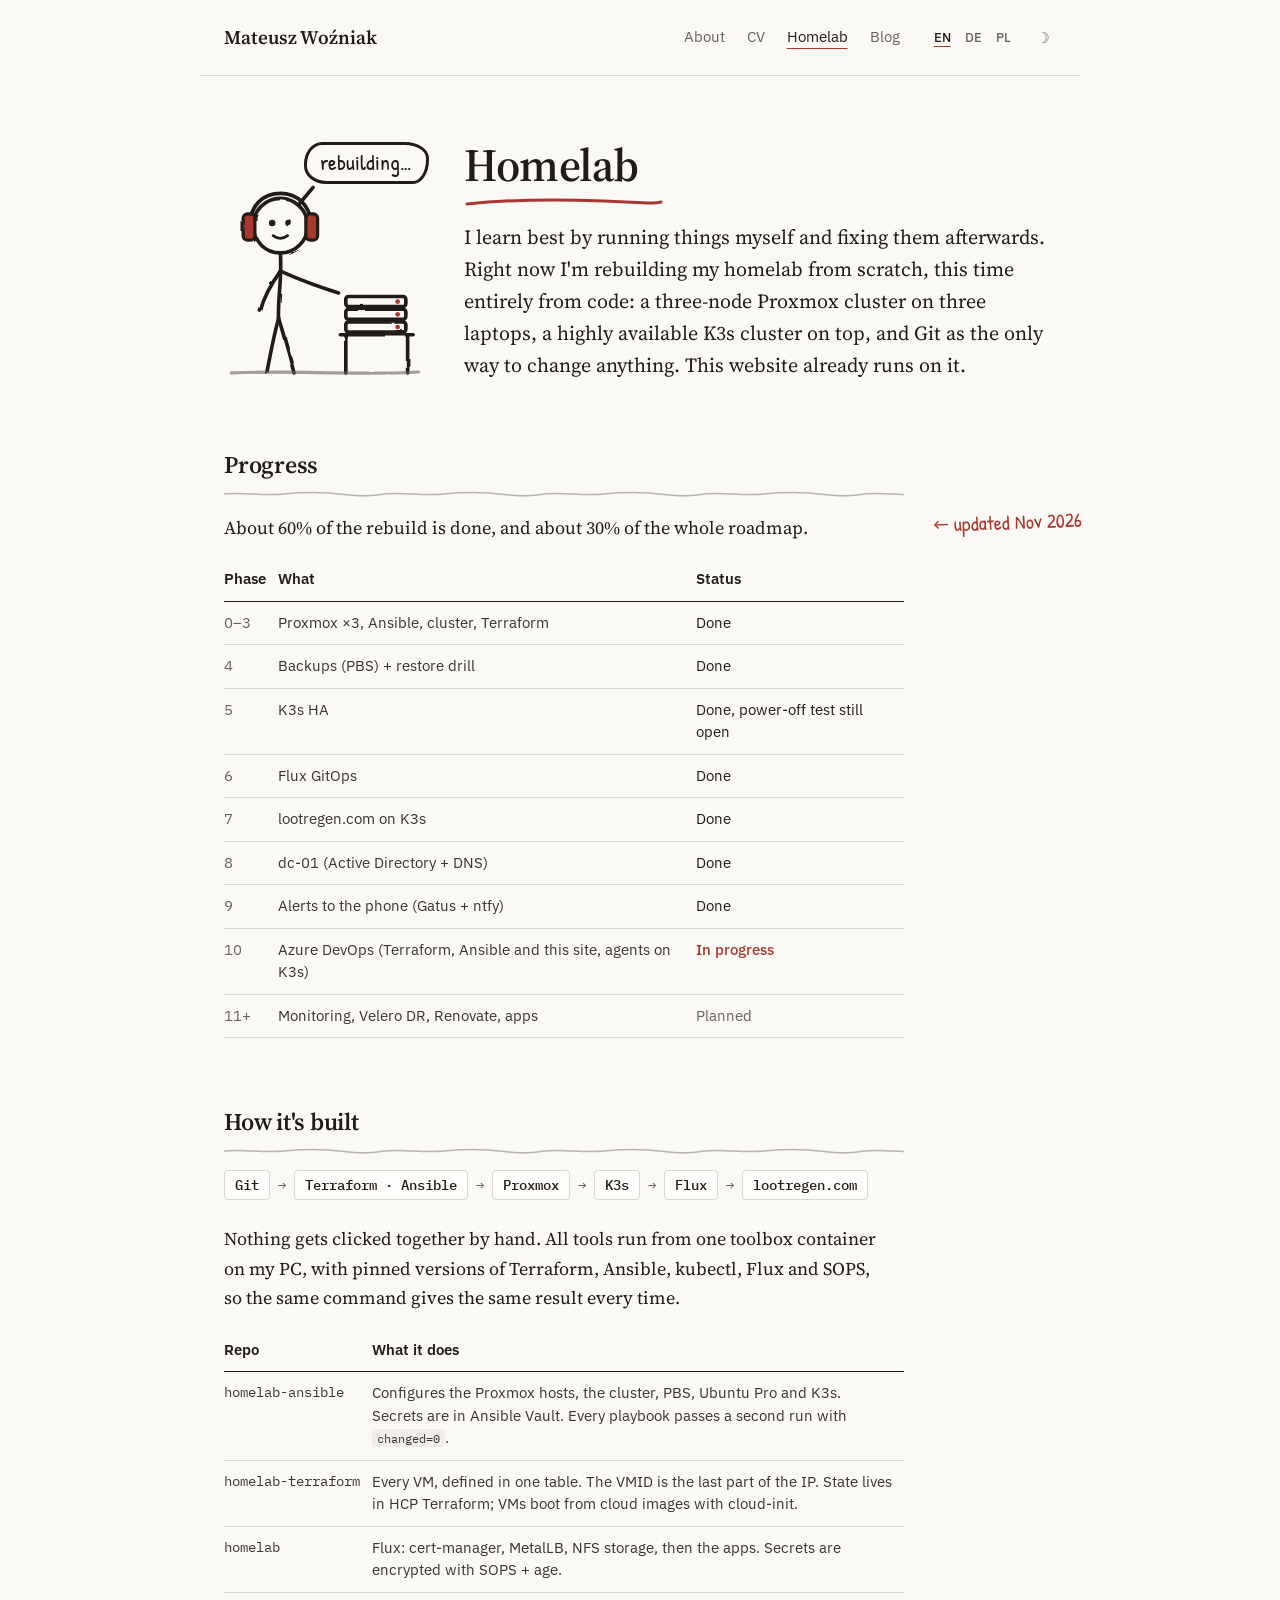
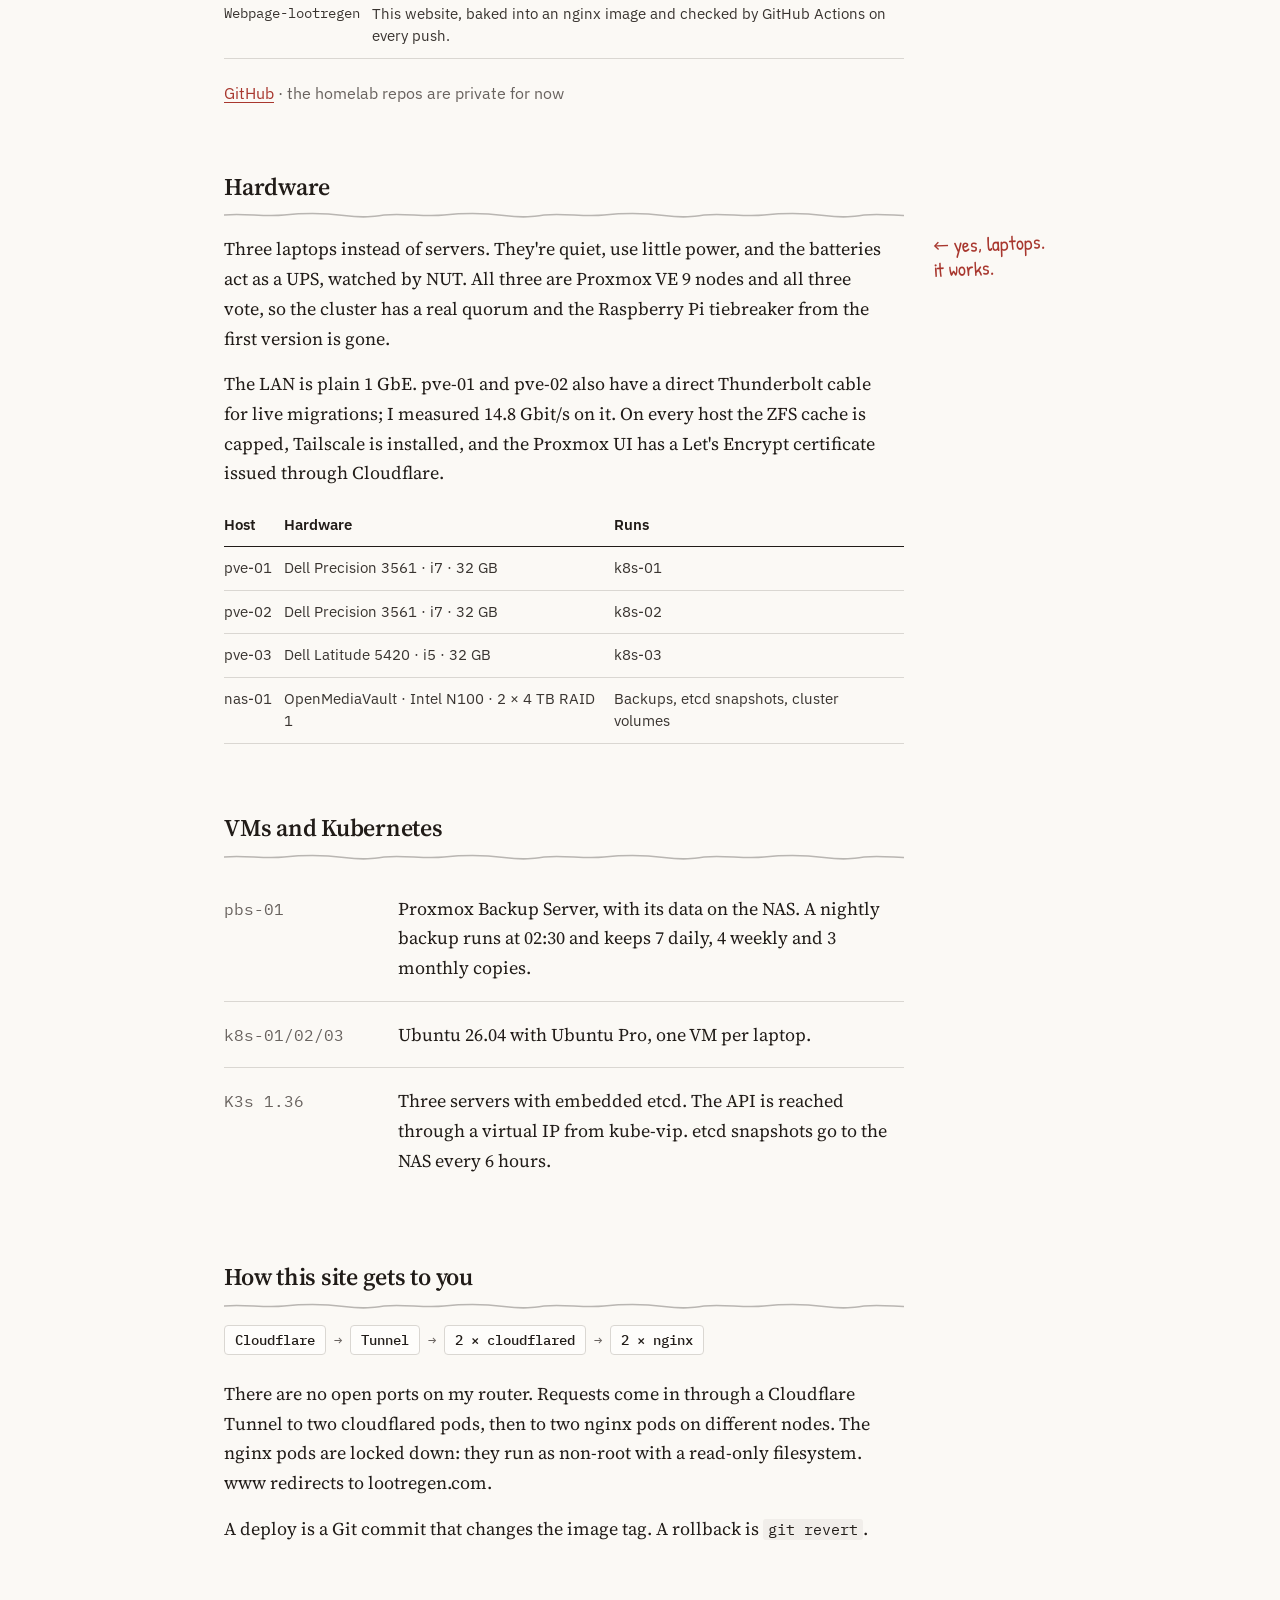
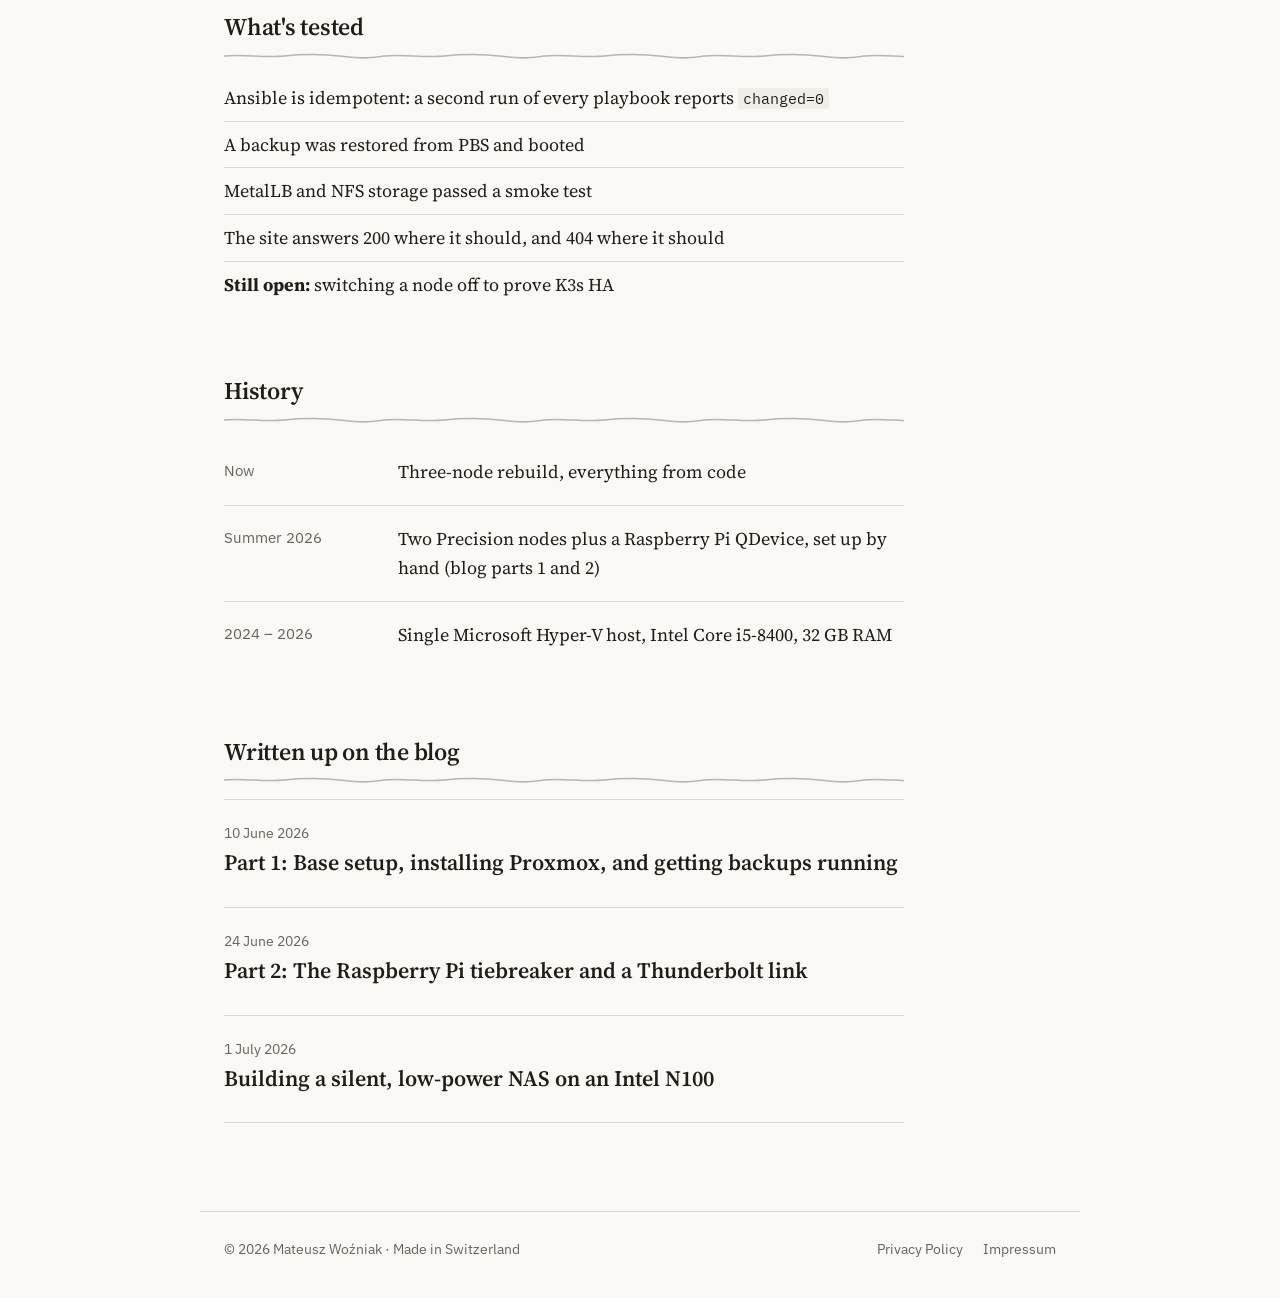
<file: webpage/homelab.html>
<!DOCTYPE html>
<html lang="en" data-lang="en" data-theme="light">
<head>
<meta charset="UTF-8">
<meta name="viewport" content="width=device-width, initial-scale=1.0">
<title>Homelab · Mateusz Woźniak</title>
<meta name="description" content="Three-node Proxmox VE 9 cluster with HA K3s and Flux GitOps, rebuilt from code with Terraform and Ansible. Self-hosted in Switzerland.">
<link rel="icon" href="favicon.png">
<link rel="stylesheet" href="blog.css">
<script src="blog-lang.js"></script>
<script src="blog-legal.js" defer></script>
<script src="stickman.js" defer></script>
<link rel="canonical" href="https://lootregen.com/homelab.html">
<meta property="og:type" content="website">
<meta property="og:title" content="Homelab · Mateusz Woźniak">
<meta property="og:description" content="Three-node Proxmox VE 9 cluster with HA K3s and Flux GitOps, rebuilt from code with Terraform and Ansible. Self-hosted in Switzerland.">
<meta property="og:url" content="https://lootregen.com/homelab.html">
<meta property="og:image" content="https://lootregen.com/og-image.png">
<meta name="twitter:card" content="summary_large_image">
</head>
<body>
<nav>
<a class="nav-logo" href="index.html">Mateusz Woźniak</a>
<div class="nav-menu">
<a href="index.html"><span class="lang-en">About</span><span class="lang-de">Über mich</span><span class="lang-pl">O mnie</span></a>
<a href="cv.html"><span class="lang-en">CV</span><span class="lang-de">Lebenslauf</span><span class="lang-pl">CV</span></a>
<a href="homelab.html" class="current">Homelab</a>
<a href="blog.html">Blog</a>
</div>
<div class="nav-r">
<div class="lang-btns"><button class="lbtn active" data-lang="en" onclick="setLang('en')">EN</button><button class="lbtn" data-lang="de" onclick="setLang('de')">DE</button><button class="lbtn" data-lang="pl" onclick="setLang('pl')">PL</button></div>
<button class="tbtn" id="tbtn" onclick="toggleBlogTheme()" title="Light / dark" aria-label="Toggle light / dark theme">☀</button>
</div>
</nav>
<main class="wrap">
<section class="sm-layout sm-left" data-screen-label="Homelab intro">
<stick-man pose="lab"><span class="lang-en">rebuilding…</span><span class="lang-de">im Umbau…</span><span class="lang-pl">w przebudowie…</span></stick-man>
<div>
<h1 class="page-title">Homelab</h1>
<p class="lead"><span class="lang-en">I learn best by running things myself and fixing them afterwards. Right now I'm rebuilding my homelab from scratch, this time entirely from code: a three-node Proxmox cluster on three laptops, a highly available K3s cluster on top, and Git as the only way to change anything. This website already runs on it.</span><span class="lang-de">Am besten lerne ich, wenn ich Dinge selbst betreibe und sie danach wieder flicke. Gerade baue ich mein Homelab neu auf, diesmal komplett aus Code: ein Proxmox-Cluster mit drei Nodes auf drei Laptops, darauf ein hochverfügbarer K3s-Cluster, und Änderungen gibt es nur über Git. Diese Website läuft schon darauf.</span><span class="lang-pl">Najlepiej uczę się, gdy sam coś utrzymuję, a potem to naprawiam. Teraz buduję homelab od nowa, tym razem w całości z kodu: trzywęzłowy klaster Proxmox na trzech laptopach, na nim wysoko dostępny klaster K3s, a zmiany wprowadzam wyłącznie przez Git. Ta strona już na nim działa.</span></p>
</div>
</section>
<section class="block narrow" data-screen-label="Progress">
<h2><span class="lang-en">Progress</span><span class="lang-de">Fortschritt</span><span class="lang-pl">Postęp</span></h2>
<p class="note"><span class="lang-en">updated Nov 2026</span><span class="lang-de">Stand: Nov. 2026</span><span class="lang-pl">stan: lis. 2026</span></p>
<p><span class="lang-en">About 60% of the rebuild is done, and about 30% of the whole roadmap.</span><span class="lang-de">Rund 60 % des Neuaufbaus sind fertig, von der ganzen Roadmap etwa 30 %.</span><span class="lang-pl">Około 60% przebudowy jest gotowe, a z całej roadmapy mniej więcej 30%.</span></p>
<table class="phases"><thead><tr><th><span class="lang-en">Phase</span><span class="lang-de">Phase</span><span class="lang-pl">Etap</span></th><th><span class="lang-en">What</span><span class="lang-de">Was</span><span class="lang-pl">Co</span></th><th>Status</th></tr></thead><tbody>
<tr><td>0–3</td><td>Proxmox ×3, Ansible, <span class="lang-en">cluster</span><span class="lang-de">Cluster</span><span class="lang-pl">klaster</span>, Terraform</td><td class="st done"><span class="lang-en">Done</span><span class="lang-de">Fertig</span><span class="lang-pl">Gotowe</span></td></tr>
<tr><td>4</td><td><span class="lang-en">Backups (PBS) + restore drill</span><span class="lang-de">Backups (PBS) + Restore-Test</span><span class="lang-pl">Backupy (PBS) + test odtwarzania</span></td><td class="st done"><span class="lang-en">Done</span><span class="lang-de">Fertig</span><span class="lang-pl">Gotowe</span></td></tr>
<tr><td>5</td><td>K3s HA</td><td class="st done"><span class="lang-en">Done, power-off test still open</span><span class="lang-de">Fertig, Ausschalt-Test noch offen</span><span class="lang-pl">Gotowe, test z odcięciem zasilania jeszcze przede mną</span></td></tr>
<tr><td>6</td><td>Flux GitOps</td><td class="st done"><span class="lang-en">Done</span><span class="lang-de">Fertig</span><span class="lang-pl">Gotowe</span></td></tr>
<tr><td>7</td><td><span class="lang-en">lootregen.com on K3s</span><span class="lang-de">lootregen.com auf K3s</span><span class="lang-pl">lootregen.com na K3s</span></td><td class="st done"><span class="lang-en">Done</span><span class="lang-de">Fertig</span><span class="lang-pl">Gotowe</span></td></tr>
<tr><td>8</td><td>dc-01 (Active Directory + DNS)</td><td class="st done"><span class="lang-en">Done</span><span class="lang-de">Fertig</span><span class="lang-pl">Gotowe</span></td></tr>
<tr><td>9</td><td><span class="lang-en">Alerts to the phone (Gatus + ntfy)</span><span class="lang-de">Alarme aufs Handy (Gatus + ntfy)</span><span class="lang-pl">Alerty na telefon (Gatus + ntfy)</span></td><td class="st done"><span class="lang-en">Done</span><span class="lang-de">Fertig</span><span class="lang-pl">Gotowe</span></td></tr>
<tr><td>10</td><td><span class="lang-en">Azure DevOps (Terraform, Ansible and this site, agents on K3s)</span><span class="lang-de">Azure DevOps (Terraform, Ansible und diese Website, Agents auf K3s)</span><span class="lang-pl">Azure DevOps (Terraform, Ansible i ta strona, agenty na K3s)</span></td><td class="st next"><span class="lang-en">In progress</span><span class="lang-de">In Arbeit</span><span class="lang-pl">W trakcie</span></td></tr>
<tr><td>11+</td><td><span class="lang-en">Monitoring, Velero DR, Renovate, apps</span><span class="lang-de">Monitoring, Velero-DR, Renovate, Apps</span><span class="lang-pl">Monitoring, Velero DR, Renovate, aplikacje</span></td><td class="st todo"><span class="lang-en">Planned</span><span class="lang-de">Geplant</span><span class="lang-pl">W planach</span></td></tr>
</tbody></table>
</section>
<section class="block narrow" data-screen-label="How it's built">
<h2><span class="lang-en">How it's built</span><span class="lang-de">Wie es aufgebaut ist</span><span class="lang-pl">Jak to jest zbudowane</span></h2>
<div class="flow" aria-label="Git → Terraform and Ansible → Proxmox → K3s → Flux → lootregen.com"><b>Git</b><i>→</i><b>Terraform · Ansible</b><i>→</i><b>Proxmox</b><i>→</i><b>K3s</b><i>→</i><b>Flux</b><i>→</i><b>lootregen.com</b></div>
<p><span class="lang-en">Nothing gets clicked together by hand. All tools run from one toolbox container on my PC, with pinned versions of Terraform, Ansible, kubectl, Flux and SOPS, so the same command gives the same result every time.</span><span class="lang-de">Nichts wird von Hand zusammengeklickt. Alle Tools laufen aus einem Toolbox-Container auf meinem PC, mit festen Versionen von Terraform, Ansible, kubectl, Flux und SOPS. So liefert derselbe Befehl jedes Mal dasselbe Ergebnis.</span><span class="lang-pl">Nic nie jest wyklikane ręcznie. Wszystkie narzędzia działają z jednego kontenera toolbox na moim PC, z przypiętymi wersjami Terraform, Ansible, kubectl, Flux i SOPS, więc ta sama komenda za każdym razem daje ten sam wynik.</span></p>
<table><thead><tr><th>Repo</th><th><span class="lang-en">What it does</span><span class="lang-de">Was es macht</span><span class="lang-pl">Co robi</span></th></tr></thead><tbody>
<tr><td class="mono">homelab-ansible</td><td><span class="lang-en">Configures the Proxmox hosts, the cluster, PBS, Ubuntu Pro and K3s. Secrets are in Ansible Vault. Every playbook passes a second run with <code>changed=0</code>.</span><span class="lang-de">Konfiguriert die Proxmox-Hosts, den Cluster, PBS, Ubuntu Pro und K3s. Secrets liegen in Ansible Vault. Jedes Playbook läuft ein zweites Mal mit <code>changed=0</code> durch.</span><span class="lang-pl">Konfiguruje hosty Proxmox, klaster, PBS, Ubuntu Pro i K3s. Sekrety są w Ansible Vault. Każdy playbook przechodzi drugie uruchomienie z <code>changed=0</code>.</span></td></tr>
<tr><td class="mono">homelab-terraform</td><td><span class="lang-en">Every VM, defined in one table. The VMID is the last part of the IP. State lives in HCP Terraform; VMs boot from cloud images with cloud-init.</span><span class="lang-de">Jede VM, definiert in einer Tabelle. Die VMID ist der letzte Teil der IP. Der State liegt in HCP Terraform; VMs starten aus Cloud-Images mit cloud-init.</span><span class="lang-pl">Każda VM zdefiniowana w jednej tabeli. VMID to ostatnia część adresu IP. State jest w HCP Terraform; VM-ki startują z obrazów chmurowych z cloud-init.</span></td></tr>
<tr><td class="mono">homelab</td><td><span class="lang-en">Flux: cert-manager, MetalLB, NFS storage, then the apps. Secrets are encrypted with SOPS + age.</span><span class="lang-de">Flux: cert-manager, MetalLB, NFS-Speicher, danach die Apps. Secrets sind mit SOPS + age verschlüsselt.</span><span class="lang-pl">Flux: cert-manager, MetalLB, pamięć NFS, potem aplikacje. Sekrety są szyfrowane SOPS + age.</span></td></tr>
<tr><td class="mono">Webpage-lootregen</td><td><span class="lang-en">This website, baked into an nginx image and checked by GitHub Actions on every push.</span><span class="lang-de">Diese Website, gebacken in ein nginx-Image und bei jedem Push von GitHub Actions geprüft.</span><span class="lang-pl">Ta strona, zapakowana w obraz nginx i sprawdzana przez GitHub Actions przy każdym pushu.</span></td></tr>
</tbody></table>
<p class="sub"><a href="https://github.com/Lootregenit" target="_blank" rel="noopener">GitHub</a> · <span class="lang-en">the homelab repos are private for now</span><span class="lang-de">die Homelab-Repos sind vorerst privat</span><span class="lang-pl">repozytoria homelabu są na razie prywatne</span></p>
</section>
<section class="block narrow" data-screen-label="Hardware">
<h2><span class="lang-en">Hardware</span><span class="lang-de">Hardware</span><span class="lang-pl">Sprzęt</span></h2>
<p class="note"><span class="lang-en">yes, laptops. it works.</span><span class="lang-de">ja, Laptops. läuft.</span><span class="lang-pl">tak, laptopy. działa.</span></p>
<p><span class="lang-en">Three laptops instead of servers. They're quiet, use little power, and the batteries act as a UPS, watched by NUT. All three are Proxmox VE 9 nodes and all three vote, so the cluster has a real quorum and the Raspberry Pi tiebreaker from the first version is gone.</span><span class="lang-de">Drei Laptops statt Server. Leise, sparsam, und die Akkus dienen als USV, überwacht von NUT. Alle drei sind Proxmox-VE-9-Nodes und alle drei stimmen ab. Damit hat der Cluster ein echtes Quorum, und der Raspberry Pi aus der ersten Version ist weg.</span><span class="lang-pl">Trzy laptopy zamiast serwerów. Są ciche, biorą mało prądu, a baterie działają jak UPS, pilnowany przez NUT. Wszystkie trzy to węzły Proxmox VE 9 i wszystkie trzy głosują, więc klaster ma prawdziwe kworum, a Raspberry Pi z pierwszej wersji nie jest już potrzebne.</span></p>
<p><span class="lang-en">The LAN is plain 1 GbE. pve-01 and pve-02 also have a direct Thunderbolt cable for live migrations; I measured 14.8 Gbit/s on it. On every host the ZFS cache is capped, Tailscale is installed, and the Proxmox UI has a Let's Encrypt certificate issued through Cloudflare.</span><span class="lang-de">Das LAN ist einfaches 1 GbE. pve-01 und pve-02 haben zusätzlich ein direktes Thunderbolt-Kabel für Live-Migrationen; gemessen habe ich darauf 14,8 Gbit/s. Auf jedem Host ist der ZFS-Cache begrenzt, Tailscale installiert, und die Proxmox-Oberfläche hat ein Let's-Encrypt-Zertifikat über Cloudflare.</span><span class="lang-pl">LAN to zwykły 1 GbE. pve-01 i pve-02 mają dodatkowo bezpośredni kabel Thunderbolt do migracji na żywo; zmierzyłem na nim 14,8 Gbit/s. Na każdym hoście cache ZFS jest ograniczony, działa Tailscale, a panel Proxmoxa ma certyfikat Let's Encrypt wystawiony przez Cloudflare.</span></p>
<table><thead><tr><th>Host</th><th><span class="lang-en">Hardware</span><span class="lang-de">Hardware</span><span class="lang-pl">Sprzęt</span></th><th><span class="lang-en">Runs</span><span class="lang-de">Darauf</span><span class="lang-pl">Działa na nim</span></th></tr></thead><tbody>
<tr><td>pve-01</td><td>Dell Precision 3561 · i7 · 32 GB</td><td>k8s-01</td></tr>
<tr><td>pve-02</td><td>Dell Precision 3561 · i7 · 32 GB</td><td>k8s-02</td></tr>
<tr><td>pve-03</td><td>Dell Latitude 5420 · i5 · 32 GB</td><td>k8s-03</td></tr>
<tr><td>nas-01</td><td>OpenMediaVault · Intel N100 · 2 × 4 TB RAID 1</td><td><span class="lang-en">Backups, etcd snapshots, cluster volumes</span><span class="lang-de">Backups, etcd-Snapshots, Cluster-Volumes</span><span class="lang-pl">Backupy, snapshoty etcd, wolumeny klastra</span></td></tr>
</tbody></table>
</section>
<section class="block narrow" data-screen-label="VMs and Kubernetes">
<h2><span class="lang-en">VMs and Kubernetes</span><span class="lang-de">VMs und Kubernetes</span><span class="lang-pl">VM-ki i Kubernetes</span></h2>
<div class="row"><div class="when mono">pbs-01</div><div><span class="lang-en">Proxmox Backup Server, with its data on the NAS. A nightly backup runs at 02:30 and keeps 7 daily, 4 weekly and 3 monthly copies.</span><span class="lang-de">Proxmox Backup Server, die Daten liegen auf dem NAS. Jede Nacht um 02:30 läuft ein Backup; behalten werden 7 tägliche, 4 wöchentliche und 3 monatliche Kopien.</span><span class="lang-pl">Proxmox Backup Server z danymi na NAS-ie. Backup rusza co noc o 02:30 i trzyma 7 kopii dziennych, 4 tygodniowe i 3 miesięczne.</span></div></div>
<div class="row"><div class="when mono">k8s-01/02/03</div><div><span class="lang-en">Ubuntu 26.04 with Ubuntu Pro, one VM per laptop.</span><span class="lang-de">Ubuntu 26.04 mit Ubuntu Pro, eine VM pro Laptop.</span><span class="lang-pl">Ubuntu 26.04 z Ubuntu Pro, jedna VM na laptop.</span></div></div>
<div class="row"><div class="when mono">K3s 1.36</div><div><span class="lang-en">Three servers with embedded etcd. The API is reached through a virtual IP from kube-vip. etcd snapshots go to the NAS every 6 hours.</span><span class="lang-de">Drei Server mit eingebautem etcd. Die API ist über eine virtuelle IP von kube-vip erreichbar. etcd-Snapshots gehen alle 6 Stunden auf das NAS.</span><span class="lang-pl">Trzy serwery z wbudowanym etcd. API jest dostępne przez wirtualny adres IP z kube-vip. Snapshoty etcd trafiają na NAS co 6 godzin.</span></div></div>
</section>
<section class="block narrow" data-screen-label="How this site reaches you">
<h2><span class="lang-en">How this site gets to you</span><span class="lang-de">Wie diese Seite zu dir kommt</span><span class="lang-pl">Jak ta strona do ciebie trafia</span></h2>
<div class="flow" aria-label="Cloudflare → Tunnel → 2 cloudflared pods → 2 nginx pods"><b>Cloudflare</b><i>→</i><b>Tunnel</b><i>→</i><b>2 × cloudflared</b><i>→</i><b>2 × nginx</b></div>
<p><span class="lang-en">There are no open ports on my router. Requests come in through a Cloudflare Tunnel to two cloudflared pods, then to two nginx pods on different nodes. The nginx pods are locked down: they run as non-root with a read-only filesystem. www redirects to lootregen.com.</span><span class="lang-de">Mein Router hat keine offenen Ports. Anfragen kommen über einen Cloudflare Tunnel zu zwei cloudflared-Pods und dann zu zwei nginx-Pods auf verschiedenen Nodes. Die nginx-Pods sind abgesichert: Sie laufen ohne Root und mit schreibgeschütztem Dateisystem. www leitet auf lootregen.com um.</span><span class="lang-pl">Mój router nie ma otwartych portów. Ruch wchodzi przez Cloudflare Tunnel do dwóch podów cloudflared, a potem do dwóch podów nginx na różnych węzłach. Pody nginx są zabezpieczone: działają bez roota i z systemem plików tylko do odczytu. www przekierowuje na lootregen.com.</span></p>
<p><span class="lang-en">A deploy is a Git commit that changes the image tag. A rollback is <code>git revert</code>.</span><span class="lang-de">Ein Deploy ist ein Git-Commit, der den Image-Tag ändert. Ein Rollback ist <code>git revert</code>.</span><span class="lang-pl">Wdrożenie to commit w Gicie, który zmienia tag obrazu. Rollback to <code>git revert</code>.</span></p>
</section>
<section class="block narrow" data-screen-label="Tested">
<h2><span class="lang-en">What's tested</span><span class="lang-de">Was getestet ist</span><span class="lang-pl">Co jest przetestowane</span></h2>
<ul class="plain">
<li><span class="lang-en">Ansible is idempotent: a second run of every playbook reports <code>changed=0</code></span><span class="lang-de">Ansible ist idempotent: Ein zweiter Lauf jedes Playbooks meldet <code>changed=0</code></span><span class="lang-pl">Ansible jest idempotentny: drugie uruchomienie każdego playbooka zwraca <code>changed=0</code></span></li>
<li><span class="lang-en">A backup was restored from PBS and booted</span><span class="lang-de">Ein Backup wurde aus PBS wiederhergestellt und gebootet</span><span class="lang-pl">Backup został odtworzony z PBS i uruchomiony</span></li>
<li><span class="lang-en">MetalLB and NFS storage passed a smoke test</span><span class="lang-de">MetalLB und NFS-Speicher haben einen Smoke-Test bestanden</span><span class="lang-pl">MetalLB i pamięć NFS przeszły smoke test</span></li>
<li><span class="lang-en">The site answers 200 where it should, and 404 where it should</span><span class="lang-de">Die Seite antwortet mit 200, wo sie soll, und mit 404, wo sie soll</span><span class="lang-pl">Strona odpowiada 200 tam, gdzie powinna, i 404 tam, gdzie powinna</span></li>
<li><span class="lang-en"><strong>Still open:</strong> switching a node off to prove K3s HA</span><span class="lang-de"><strong>Noch offen:</strong> einen Node ausschalten, um K3s-HA zu beweisen</span><span class="lang-pl"><strong>Jeszcze przede mną:</strong> wyłączenie węzła, żeby udowodnić HA K3s</span></li>
</ul>
</section>
<section class="block narrow" data-screen-label="History">
<h2><span class="lang-en">History</span><span class="lang-de">Verlauf</span><span class="lang-pl">Historia</span></h2>
<div class="row"><div class="when"><span class="lang-en">Now</span><span class="lang-de">Jetzt</span><span class="lang-pl">Teraz</span></div><div><span class="lang-en">Three-node rebuild, everything from code</span><span class="lang-de">Neuaufbau mit drei Nodes, alles aus Code</span><span class="lang-pl">Przebudowa na trzy węzły, wszystko z kodu</span></div></div>
<div class="row"><div class="when"><span class="lang-en">Summer 2026</span><span class="lang-de">Sommer 2026</span><span class="lang-pl">Lato 2026</span></div><div><span class="lang-en">Two Precision nodes plus a Raspberry Pi QDevice, set up by hand (blog parts 1 and 2)</span><span class="lang-de">Zwei Precision-Nodes plus ein Raspberry Pi als QDevice, von Hand eingerichtet (Blog Teil 1 und 2)</span><span class="lang-pl">Dwa węzły Precision plus Raspberry Pi jako QDevice, skonfigurowane ręcznie (blog, część 1 i 2)</span></div></div>
<div class="row"><div class="when">2024 – 2026</div><div><span class="lang-en">Single Microsoft Hyper-V host, Intel Core i5-8400, 32 GB RAM</span><span class="lang-de">Einzelner Microsoft-Hyper-V-Host, Intel Core i5-8400, 32 GB RAM</span><span class="lang-pl">Pojedynczy host Microsoft Hyper-V, Intel Core i5-8400, 32 GB RAM</span></div></div>
</section>
<section class="block narrow" data-screen-label="Posts">
<h2><span class="lang-en">Written up on the blog</span><span class="lang-de">Im Blog beschrieben</span><span class="lang-pl">Opisane na blogu</span></h2>
<a class="post" href="posts/homelab-part-1.html"><div class="post-meta"><span>10 June 2026</span></div><div class="post-title"><span class="lang-en">Part 1: Base setup, installing Proxmox, and getting backups running</span><span class="lang-de">Teil 1: Grundsetup, Proxmox-Installation und laufende Backups</span><span class="lang-pl">Część 1: Konfiguracja bazowa, instalacja Proxmoxa i działające backupy</span></div></a>
<a class="post" href="posts/homelab-part-2.html"><div class="post-meta"><span>24 June 2026</span></div><div class="post-title"><span class="lang-en">Part 2: The Raspberry Pi tiebreaker and a Thunderbolt link</span><span class="lang-de">Teil 2: Der Raspberry Pi als Zünglein an der Waage und ein Thunderbolt-Link</span><span class="lang-pl">Część 2: Raspberry Pi jako rozjemca i łącze Thunderbolt</span></div></a>
<a class="post" href="posts/n100-nas.html"><div class="post-meta"><span>1 July 2026</span></div><div class="post-title"><span class="lang-en">Building a silent, low-power NAS on an Intel N100</span><span class="lang-de">Ein leiser, sparsamer Eigenbau-NAS auf Intel N100</span><span class="lang-pl">Cichy, energooszczędny NAS na Intelu N100</span></div></a>
</section>
</main>
<footer>
<p>© 2026 Mateusz Woźniak · <span class="lang-en">Made in Switzerland</span><span class="lang-de">Gemacht in der Schweiz</span><span class="lang-pl">Zrobione w Szwajcarii</span></p>
<div class="footer-links"><a onclick="openLegal('privacy')"><span class="lang-en">Privacy Policy</span><span class="lang-de">Datenschutz</span><span class="lang-pl">Polityka prywatności</span></a><a onclick="openLegal('impressum')">Impressum</a></div>
</footer>
</body>
</html>
</file>
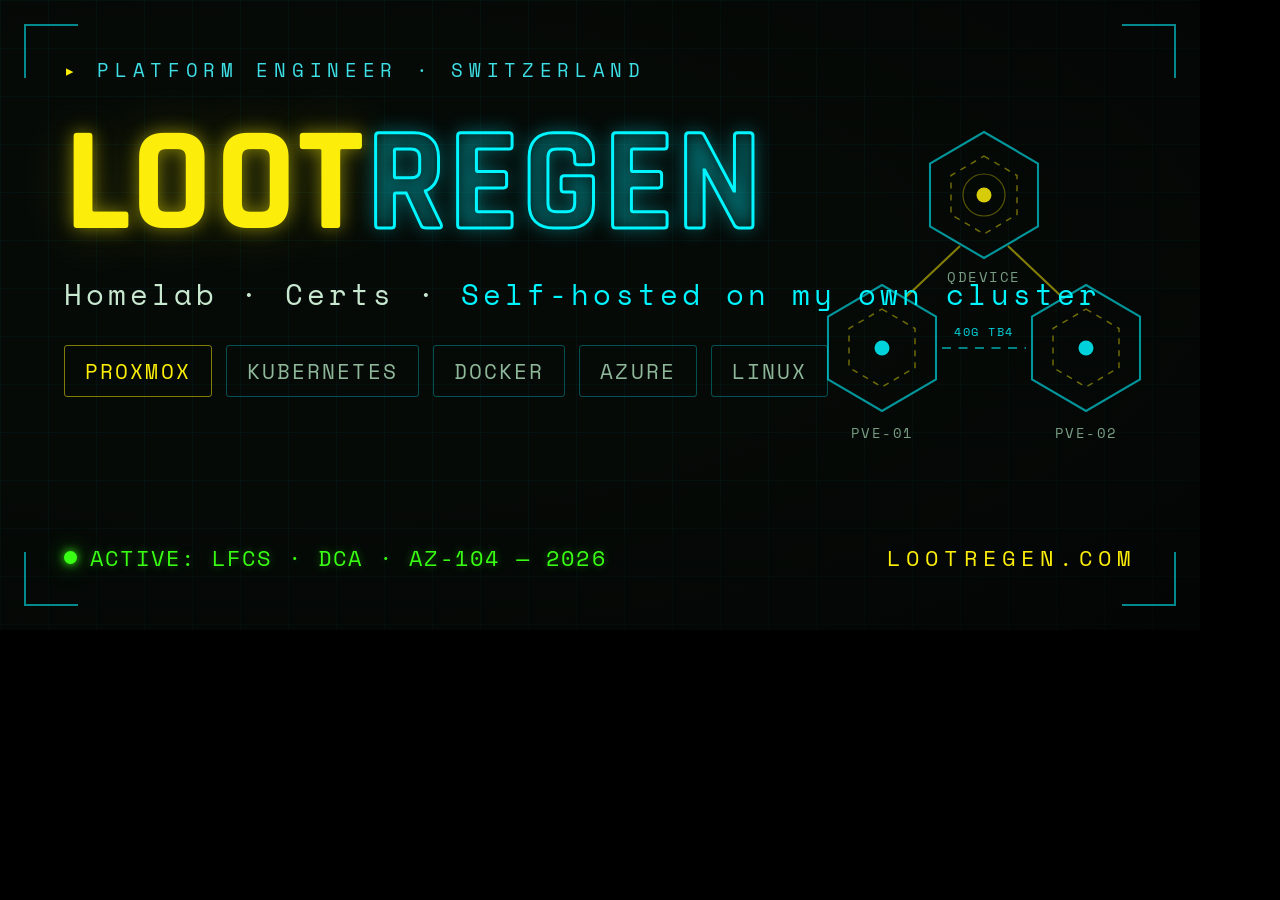
<file: webpage/og-template.html>
<!DOCTYPE html>
<!--
  ═══════════════════════════════════════════════════════════════
  OG IMAGE TEMPLATE — 1200×630
  Source design for og-image.png (social link previews).
  Screenshot this at 1200×630 after any redesign.

  Author   : Mateusz Mirosław Woźniak ("Lootregen")
  Website  : https://lootregen.com
  Hosting  : Self-hosted · Proxmox + K3s · Switzerland
  License  : © 2026 Lootregen. All rights reserved.
             Code structure may be referenced for learning;
             content and branding may not be copied.
  Updated  : July 2026
  ═══════════════════════════════════════════════════════════════
-->
<html lang="en">
<head>
<meta charset="UTF-8">
<link rel="preconnect" href="https://fonts.googleapis.com">
<link rel="preconnect" href="https://fonts.gstatic.com" crossorigin>
<link href="https://fonts.googleapis.com/css2?family=Rajdhani:wght@600;700&family=Space+Mono:wght@400;700&display=swap" rel="stylesheet">
<style>
  *{margin:0;padding:0;box-sizing:border-box}
  html,body{background:#000}
  .og{position:relative;width:1200px;height:630px;background:#050a07;overflow:hidden;
      font-family:'Space Mono',monospace}
  /* grid */
  .og::before{content:'';position:absolute;inset:0;
    background-image:linear-gradient(rgba(0,245,255,0.05) 1px,transparent 1px),
                     linear-gradient(90deg,rgba(0,245,255,0.05) 1px,transparent 1px);
    background-size:48px 48px;opacity:0.7}
  /* vignette */
  .og::after{content:'';position:absolute;inset:0;
    background:radial-gradient(120% 90% at 22% 42%,transparent 40%,rgba(0,0,0,0.6) 100%)}
  /* scanlines */
  .scan{position:absolute;inset:0;z-index:1;pointer-events:none;
    background:repeating-linear-gradient(0deg,rgba(0,0,0,0.18) 0 2px,transparent 2px 5px);opacity:0.35}
  .inner{position:absolute;inset:0;padding:56px 64px;z-index:3;display:flex;flex-direction:column}
  .topbar{display:flex;align-items:center;gap:16px;font-size:19px;letter-spacing:0.3em;color:#3fdfe6}
  .topbar .tick{color:#fcee0a}
  .title{font-family:'Rajdhani',sans-serif;font-weight:700;line-height:0.9;margin-top:34px;
    display:flex;align-items:baseline;flex-wrap:wrap}
  .loot{font-size:148px;color:#fcee0a;letter-spacing:0.01em;
    text-shadow:0 0 18px rgba(252,238,10,0.5),0 0 60px rgba(252,238,10,0.2)}
  .regen{font-size:148px;letter-spacing:0.01em;color:transparent;
    -webkit-text-stroke:3px #00f5ff;
    text-shadow:0 0 20px rgba(0,245,255,0.4)}
  .tagline{margin-top:22px;font-size:29px;letter-spacing:0.14em;color:#c8e8d0;font-weight:400}
  .tagline b{color:#00f5ff;font-weight:400}
  .chips{display:flex;gap:14px;margin-top:30px}
  .chip{font-size:21px;letter-spacing:0.1em;color:#8fb89a;padding:9px 20px;
    border:1px solid rgba(0,245,255,0.3);border-radius:3px}
  .chip.hot{color:#fcee0a;border-color:rgba(252,238,10,0.5)}
  .bottom{margin-top:auto;display:flex;align-items:center;justify-content:space-between}
  .status{display:flex;align-items:center;gap:13px;font-size:22px;letter-spacing:0.1em;color:#39ff14;
    text-shadow:0 0 8px rgba(57,255,20,0.4)}
  .dot{width:13px;height:13px;border-radius:50%;background:#39ff14;
    box-shadow:0 0 10px #39ff14,0 0 22px rgba(57,255,20,0.6);flex-shrink:0}
  .url{font-size:22px;letter-spacing:0.28em;color:#fcee0a}
  /* corner brackets */
  .corner{position:absolute;width:54px;height:54px;z-index:4;border:0 solid rgba(0,245,255,0.55)}
  .c-tl{top:24px;left:24px;border-top-width:2px;border-left-width:2px}
  .c-tr{top:24px;right:24px;border-top-width:2px;border-right-width:2px}
  .c-bl{bottom:24px;left:24px;border-bottom-width:2px;border-left-width:2px}
  .c-br{bottom:24px;right:24px;border-bottom-width:2px;border-right-width:2px}
  /* cluster diagram right */
  .sigil{position:absolute;right:36px;top:50%;transform:translateY(-50%);z-index:2;opacity:0.85}
</style>
</head>
<body>
<div class="og">
  <div class="scan"></div>
  <div class="corner c-tl"></div><div class="corner c-tr"></div>
  <div class="corner c-bl"></div><div class="corner c-br"></div>

  <!-- cluster node diagram -->
  <svg class="sigil" width="360" height="420" viewBox="0 0 240 280" fill="none">
    <!-- node hexes -->
    <g stroke="#00f5ff" stroke-width="1.4" stroke-opacity="0.7">
      <polygon points="120,18 156,39 156,81 120,102 84,81 84,39"/>
      <polygon points="52,120 88,141 88,183 52,204 16,183 16,141"/>
      <polygon points="188,120 224,141 224,183 188,204 152,183 152,141"/>
    </g>
    <!-- inner hexes -->
    <g stroke="#fcee0a" stroke-width="1" stroke-opacity="0.5" stroke-dasharray="4 4">
      <polygon points="120,34 142,47 142,73 120,86 98,73 98,47"/>
      <polygon points="52,136 74,149 74,175 52,188 30,175 30,149"/>
      <polygon points="188,136 210,149 210,175 188,188 166,175 166,149"/>
    </g>
    <!-- links -->
    <g stroke="#fcee0a" stroke-width="1.4" stroke-opacity="0.6">
      <line x1="104" y1="94" x2="68" y2="128"/>
      <line x1="136" y1="94" x2="172" y2="128"/>
    </g>
    <line x1="92" y1="162" x2="148" y2="162" stroke="#00f5ff" stroke-width="1.4" stroke-opacity="0.6" stroke-dasharray="6 5"/>
    <!-- node cores -->
    <circle cx="120" cy="60" r="5" fill="#fcee0a"/>
    <circle cx="52" cy="162" r="5" fill="#00f5ff"/>
    <circle cx="188" cy="162" r="5" fill="#00f5ff"/>
    <!-- labels -->
    <g font-family="'Space Mono',monospace" font-size="9" fill="#8fb89a" text-anchor="middle" letter-spacing="1">
      <text x="120" y="118">QDEVICE</text>
      <text x="52" y="222">PVE-01</text>
      <text x="188" y="222">PVE-02</text>
      <text x="120" y="154" fill="#00f5ff" font-size="8">40G TB4</text>
    </g>
    <!-- uplink pulse ring -->
    <circle cx="120" cy="60" r="14" stroke="#fcee0a" stroke-width="0.8" stroke-opacity="0.4"/>
    <circle cx="120" cy="255" r="0"/>
  </svg>

  <div class="inner">
    <div class="topbar"><span class="tick">▸</span>PLATFORM ENGINEER · SWITZERLAND</div>
    <div class="title">
      <span class="loot">LOOT</span><span class="regen">REGEN</span>
    </div>
    <div class="tagline">Homelab · Certs · <b>Self-hosted on my own cluster</b></div>
    <div class="chips">
      <span class="chip hot">PROXMOX</span>
      <span class="chip">KUBERNETES</span>
      <span class="chip">DOCKER</span>
      <span class="chip">AZURE</span>
      <span class="chip">LINUX</span>
    </div>
    <div class="bottom">
      <div class="status"><span class="dot"></span>ACTIVE: LFCS · DCA · AZ-104 — 2026</div>
      <div class="url">LOOTREGEN.COM</div>
    </div>
  </div>
</div>
</body>
</html>
</file>
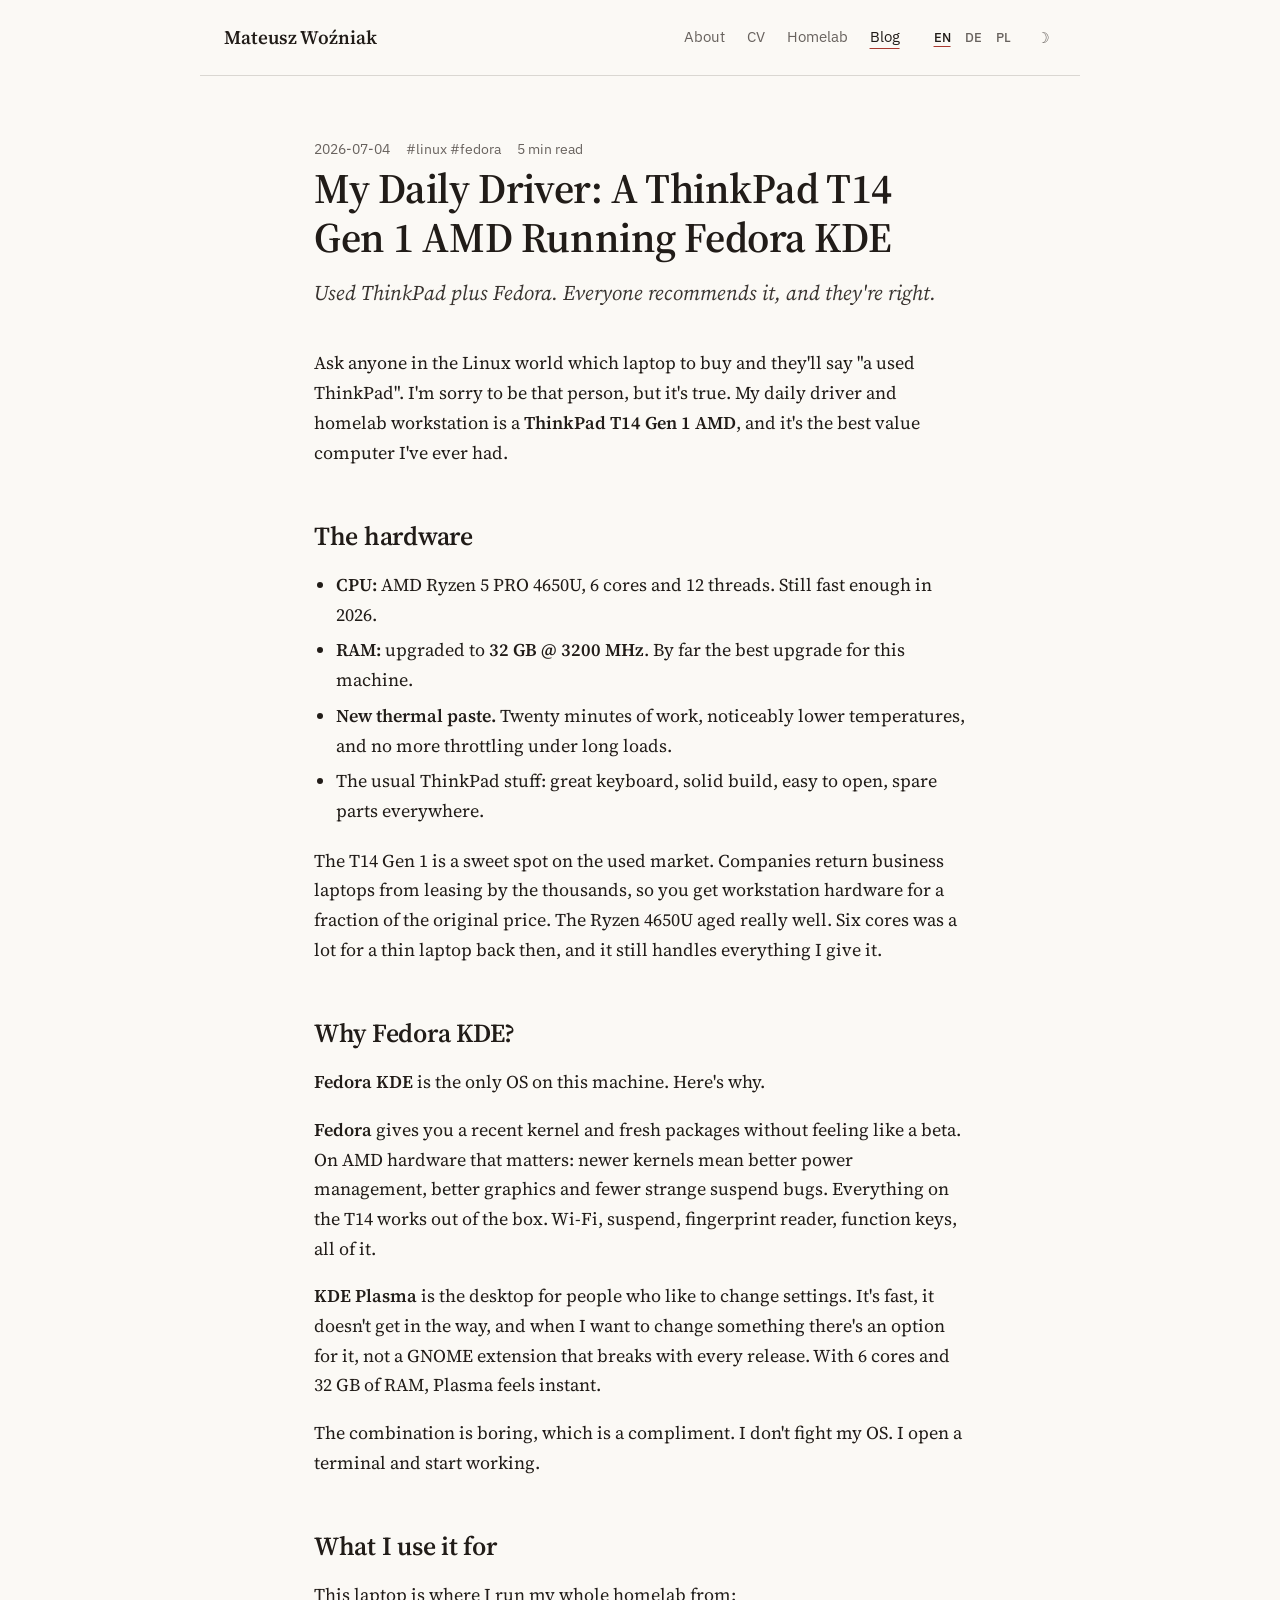
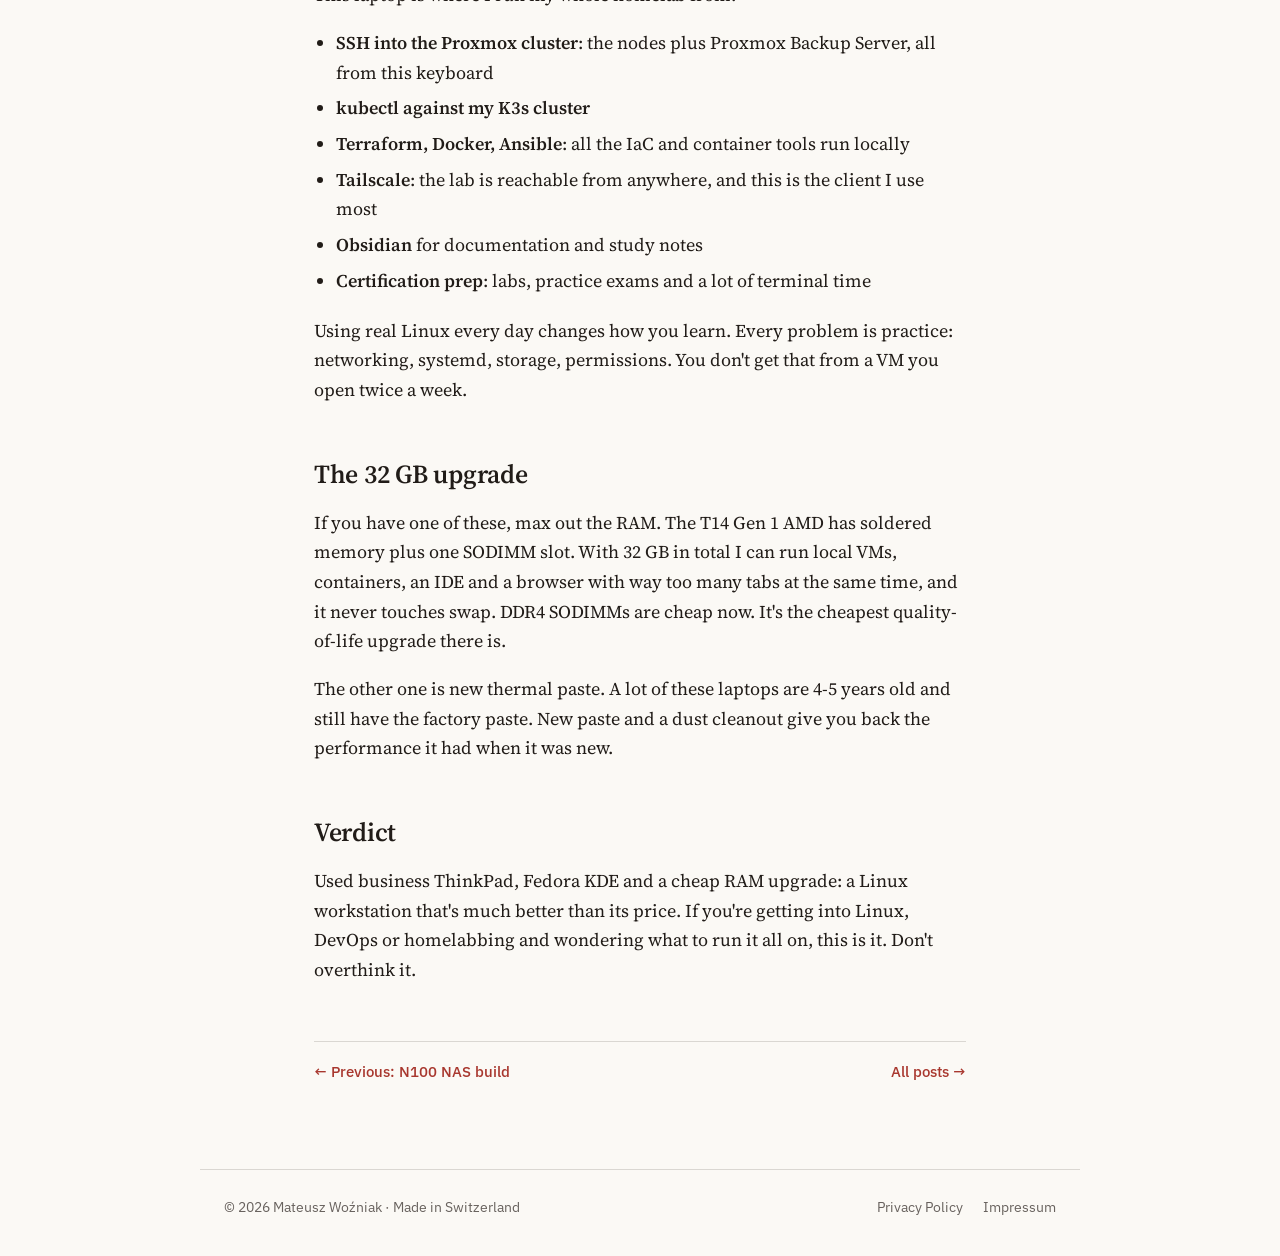
<file: webpage/posts/fedora-thinkpad.html>
<!DOCTYPE html>
<!--
  ═══════════════════════════════════════════════════════════════
  BLOG POST - FEDORA THINKPAD
  Daily driver: ThinkPad T14 Gen 1 AMD + Fedora KDE.
  Trilingual: each language lives in its own .lang-* div.

  Author   : Mateusz Mirosław Woźniak ("Lootregen")
  Website  : https://lootregen.com
  Hosting  : Switzerland · Switzerland
  License  : © 2026 Lootregen. All rights reserved.
             Code structure may be referenced for learning;
             content and branding may not be copied.
  Updated  : July 2026
  ═══════════════════════════════════════════════════════════════
-->
<html lang="en" data-lang="en" data-theme="light">
<head>
<meta charset="UTF-8">
<meta name="viewport" content="width=device-width, initial-scale=1.0">
<title>My Daily Driver: ThinkPad T14 Gen 1 AMD + Fedora KDE · Mateusz Woźniak</title>
<meta name="description" content="Why a used ThinkPad T14 Gen 1 AMD with Fedora KDE, 32 GB RAM and fresh thermal paste is the best-value Linux workstation for homelab and DevOps work.">
<link rel="stylesheet" href="../blog.css">
<script src="../blog-lang.js"></script>
<script src="../blog-legal.js" defer></script>
<link rel="canonical" href="https://lootregen.com/posts/fedora-thinkpad.html">
<meta property="og:type" content="article">
<meta property="og:title" content="My Daily Driver: ThinkPad T14 Gen 1 AMD + Fedora KDE · Mateusz Woźniak">
<meta property="og:description" content="Why a used ThinkPad T14 Gen 1 AMD with Fedora KDE, 32 GB RAM and fresh thermal paste is the best-value Linux workstation for homelab and DevOps work.">
<meta property="og:url" content="https://lootregen.com/posts/fedora-thinkpad.html">
<meta property="og:image" content="https://lootregen.com/og-image.png">
<meta name="twitter:card" content="summary_large_image">
</head>
<body>

<nav>
<a class="nav-logo" href="../index.html">Mateusz Woźniak</a>
<div class="nav-menu">
<a href="../index.html"><span class="lang-en">About</span><span class="lang-de">Über mich</span><span class="lang-pl">O mnie</span></a>
<a href="../cv.html"><span class="lang-en">CV</span><span class="lang-de">Lebenslauf</span><span class="lang-pl">CV</span></a>
<a href="../homelab.html">Homelab</a>
<a href="../blog.html" class="current">Blog</a>
</div>
<div class="nav-r">
<div class="lang-btns"><button class="lbtn active" data-lang="en" onclick="setLang('en')">EN</button><button class="lbtn" data-lang="de" onclick="setLang('de')">DE</button><button class="lbtn" data-lang="pl" onclick="setLang('pl')">PL</button></div>
<button class="tbtn" id="tbtn" onclick="toggleBlogTheme()" title="Light / dark" aria-label="Toggle light / dark theme">☀</button>
</div>
</nav>

<article>
<div class="art-meta"><span>2026-07-04</span><span class="tag">#linux #fedora</span><span><span class="lang-en">5 min read</span><span class="lang-de">5 Min. Lesezeit</span><span class="lang-pl">5 min czytania</span></span></div>

<div class="lang-en">
<h1>My Daily Driver: A ThinkPad T14 Gen 1 AMD Running Fedora KDE</h1>
<p class="lede">Used ThinkPad plus Fedora. Everyone recommends it, and they're right.</p>
<p>Ask anyone in the Linux world which laptop to buy and they'll say "a used ThinkPad". I'm sorry to be that person, but it's true. My daily driver and homelab workstation is a <strong>ThinkPad T14 Gen 1 AMD</strong>, and it's the best value computer I've ever had.</p>

<h2>The hardware</h2>
<ul>
<li><strong>CPU:</strong> AMD Ryzen 5 PRO 4650U, 6 cores and 12 threads. Still fast enough in 2026.</li>
<li><strong>RAM:</strong> upgraded to <strong>32 GB @ 3200 MHz</strong>. By far the best upgrade for this machine.</li>
<li><strong>New thermal paste.</strong> Twenty minutes of work, noticeably lower temperatures, and no more throttling under long loads.</li>
<li>The usual ThinkPad stuff: great keyboard, solid build, easy to open, spare parts everywhere.</li>
</ul>
<p>The T14 Gen 1 is a sweet spot on the used market. Companies return business laptops from leasing by the thousands, so you get workstation hardware for a fraction of the original price. The Ryzen 4650U aged really well. Six cores was a lot for a thin laptop back then, and it still handles everything I give it.</p>

<h2>Why Fedora KDE?</h2>
<p><strong>Fedora KDE</strong> is the only OS on this machine. Here's why.</p>
<p><strong>Fedora</strong> gives you a recent kernel and fresh packages without feeling like a beta. On AMD hardware that matters: newer kernels mean better power management, better graphics and fewer strange suspend bugs. Everything on the T14 works out of the box. Wi-Fi, suspend, fingerprint reader, function keys, all of it.</p>
<p><strong>KDE Plasma</strong> is the desktop for people who like to change settings. It's fast, it doesn't get in the way, and when I want to change something there's an option for it, not a GNOME extension that breaks with every release. With 6 cores and 32 GB of RAM, Plasma feels instant.</p>
<p>The combination is boring, which is a compliment. I don't fight my OS. I open a terminal and start working.</p>

<h2>What I use it for</h2>
<p>This laptop is where I run my whole homelab from:</p>
<ul>
<li><strong>SSH into the Proxmox cluster</strong>: the nodes plus Proxmox Backup Server, all from this keyboard</li>
<li><strong>kubectl against my K3s cluster</strong></li>
<li><strong>Terraform, Docker, Ansible</strong>: all the IaC and container tools run locally</li>
<li><strong>Tailscale</strong>: the lab is reachable from anywhere, and this is the client I use most</li>
<li><strong>Obsidian</strong> for documentation and study notes</li>
<li><strong>Certification prep</strong>: labs, practice exams and a lot of terminal time</li>
</ul>
<p>Using real Linux every day changes how you learn. Every problem is practice: networking, systemd, storage, permissions. You don't get that from a VM you open twice a week.</p>

<h2>The 32 GB upgrade</h2>
<p>If you have one of these, max out the RAM. The T14 Gen 1 AMD has soldered memory plus one SODIMM slot. With 32 GB in total I can run local VMs, containers, an IDE and a browser with way too many tabs at the same time, and it never touches swap. DDR4 SODIMMs are cheap now. It's the cheapest quality-of-life upgrade there is.</p>
<p>The other one is new thermal paste. A lot of these laptops are 4-5 years old and still have the factory paste. New paste and a dust cleanout give you back the performance it had when it was new.</p>

<h2>Verdict</h2>
<p>Used business ThinkPad, Fedora KDE and a cheap RAM upgrade: a Linux workstation that's much better than its price. If you're getting into Linux, DevOps or homelabbing and wondering what to run it all on, this is it. Don't overthink it.</p>
</div>

<div class="lang-de">
<h1>Mein Daily Driver: Ein ThinkPad T14 Gen 1 AMD mit Fedora KDE</h1>
<p class="lede">Gebrauchtes ThinkPad plus Fedora. Alle empfehlen es, und alle haben recht.</p>
<p>Frag irgendwen aus der Linux-Welt, welchen Laptop du kaufen sollst, und du hörst „ein gebrauchtes ThinkPad". Tut mir leid, dass ich das auch sage, aber es stimmt. Mein Daily Driver und meine Homelab-Workstation ist ein <strong>ThinkPad T14 Gen 1 AMD</strong>, und es ist der Computer mit dem besten Preis-Leistungs-Verhältnis, den ich je hatte.</p>

<h2>Die Hardware</h2>
<ul>
<li><strong>CPU:</strong> AMD Ryzen 5 PRO 4650U, 6 Kerne und 12 Threads. Auch 2026 noch schnell genug.</li>
<li><strong>RAM:</strong> aufgerüstet auf <strong>32 GB @ 3200 MHz</strong>. Mit Abstand das beste Upgrade für diese Maschine.</li>
<li><strong>Neue Wärmeleitpaste.</strong> Zwanzig Minuten Arbeit, spürbar tiefere Temperaturen und kein Throttling mehr bei langer Last.</li>
<li>Das Übliche bei ThinkPads: super Tastatur, solide gebaut, leicht zu öffnen, Ersatzteile überall.</li>
</ul>
<p>Das T14 Gen 1 ist auf dem Gebrauchtmarkt ein Sweetspot. Firmen geben Business-Laptops zu Tausenden aus dem Leasing zurück, also bekommst du Workstation-Hardware für einen Bruchteil des Neupreises. Der Ryzen 4650U ist richtig gut gealtert. Sechs Kerne waren damals viel für einen dünnen Laptop, und er schafft immer noch alles, was ich ihm gebe.</p>

<h2>Warum Fedora KDE?</h2>
<p>Auf der Maschine läuft nur <strong>Fedora KDE</strong>. Darum:</p>
<p><strong>Fedora</strong> bringt einen aktuellen Kernel und frische Pakete, ohne sich wie eine Beta anzufühlen. Auf AMD-Hardware zählt das: neuere Kernel heissen besseres Power-Management, bessere Grafik und weniger komische Suspend-Bugs. Auf dem T14 funktioniert alles direkt. WLAN, Suspend, Fingerabdruckleser, Funktionstasten, alles.</p>
<p><strong>KDE Plasma</strong> ist der Desktop für Leute, die gerne Einstellungen ändern. Schnell, steht nicht im Weg, und wenn ich etwas ändern will, gibt es eine Option dafür statt einer GNOME-Extension, die bei jedem Release kaputtgeht. Mit 6 Kernen und 32 GB RAM fühlt sich Plasma sofort an.</p>
<p>Die Kombi ist langweilig, und das ist ein Kompliment. Ich kämpfe nicht mit meinem OS. Ich öffne ein Terminal und fange an.</p>

<h2>Wofür ich es nutze</h2>
<p>Von diesem Laptop aus betreibe ich mein ganzes Homelab:</p>
<ul>
<li><strong>SSH in den Proxmox-Cluster</strong>: die Nodes plus Proxmox Backup Server, alles von dieser Tastatur</li>
<li><strong>kubectl gegen meinen K3s-Cluster</strong></li>
<li><strong>Terraform, Docker, Ansible</strong>: alle IaC- und Container-Tools laufen lokal</li>
<li><strong>Tailscale</strong>: das Lab ist von überall erreichbar, und das ist der Client, den ich am meisten nutze</li>
<li><strong>Obsidian</strong> für Doku und Lernnotizen</li>
<li><strong>Zertifikatsvorbereitung</strong>: Labs, Übungsprüfungen und viel Zeit im Terminal</li>
</ul>
<p>Jeden Tag echtes Linux zu benutzen verändert, wie du lernst. Jedes Problem ist Übung: Netzwerk, systemd, Storage, Berechtigungen. Das bekommst du nicht von einer VM, die du zweimal pro Woche öffnest.</p>

<h2>Das 32-GB-Upgrade</h2>
<p>Wenn du so einen hast: RAM voll machen. Das T14 Gen 1 AMD hat verlöteten Speicher plus einen SODIMM-Slot. Mit 32 GB insgesamt laufen bei mir lokale VMs, Container, eine IDE und ein Browser mit viel zu vielen Tabs gleichzeitig, ohne dass der Swap je etwas zu tun bekommt. DDR4-SODIMMs sind inzwischen billig. Günstiger wird ein Komfort-Upgrade nicht.</p>
<p>Das andere ist neue Wärmeleitpaste. Viele dieser Laptops sind 4-5 Jahre alt und haben noch die Paste ab Werk. Neue Paste und einmal Staub raus, und du hast wieder die Leistung von damals, als er neu war.</p>

<h2>Fazit</h2>
<p>Gebrauchtes Business-ThinkPad, Fedora KDE und ein billiges RAM-Upgrade: eine Linux-Workstation, die viel besser ist als ihr Preis. Wenn du mit Linux, DevOps oder Homelab anfängst und überlegst, worauf das alles laufen soll: das hier. Nicht zu lange überlegen.</p>
</div>

<div class="lang-pl">
<h1>Mój codzienny sprzęt: ThinkPad T14 Gen 1 AMD z Fedorą KDE</h1>
<p class="lede">Używany ThinkPad plus Fedora. Wszyscy to polecają i wszyscy mają rację.</p>
<p>Zapytaj kogokolwiek ze świata Linuksa, jaki laptop kupić, a usłyszysz „używanego ThinkPada". Przykro mi, że też to mówię, ale to prawda. Mój codzienny sprzęt i stacja do homelabu to <strong>ThinkPad T14 Gen 1 AMD</strong> i to najlepszy komputer za swoje pieniądze, jaki miałem.</p>

<h2>Sprzęt</h2>
<ul>
<li><strong>CPU:</strong> AMD Ryzen 5 PRO 4650U, 6 rdzeni i 12 wątków. W 2026 nadal wystarczająco szybki.</li>
<li><strong>RAM:</strong> rozbudowany do <strong>32 GB @ 3200 MHz</strong>. Zdecydowanie najlepszy upgrade dla tej maszyny.</li>
<li><strong>Nowa pasta termoprzewodząca.</strong> Dwadzieścia minut roboty, wyraźnie niższe temperatury i koniec z throttlingiem przy długim obciążeniu.</li>
<li>Typowe rzeczy ThinkPada: świetna klawiatura, solidna obudowa, łatwo go otworzyć, części są wszędzie.</li>
</ul>
<p>T14 Gen 1 to słodki punkt rynku używek. Firmy oddają laptopy biznesowe z leasingu tysiącami, więc dostajesz sprzęt klasy workstation za ułamek ceny nowego. Ryzen 4650U zestarzał się naprawdę dobrze. Sześć rdzeni to było wtedy dużo jak na cienki laptop i nadal radzi sobie ze wszystkim, co mu daję.</p>

<h2>Dlaczego Fedora KDE?</h2>
<p>Na tej maszynie jest tylko <strong>Fedora KDE</strong>. Dlaczego:</p>
<p><strong>Fedora</strong> daje aktualne jądro i świeże pakiety, a przy tym nie czuć, że to wersja beta. Na sprzęcie AMD to ważne: nowsze jądra to lepsze zarządzanie energią, lepsza grafika i mniej dziwnych bugów przy usypianiu. Na T14 wszystko działa od razu. Wi-Fi, uśpienie, czytnik linii papilarnych, klawisze funkcyjne, wszystko.</p>
<p><strong>KDE Plasma</strong> to pulpit dla ludzi, którzy lubią zmieniać ustawienia. Szybki, nie przeszkadza, a gdy chcę coś zmienić, jest na to opcja, a nie rozszerzenie GNOME, które psuje się z każdym wydaniem. Przy 6 rdzeniach i 32 GB RAM-u Plasma działa natychmiast.</p>
<p>To połączenie jest nudne i to jest komplement. Nie walczę z systemem. Otwieram terminal i zaczynam pracę.</p>

<h2>Do czego go używam</h2>
<p>Z tego laptopa zarządzam całym homelabem:</p>
<ul>
<li><strong>SSH do klastra Proxmox</strong>: węzły plus Proxmox Backup Server, wszystko z tej klawiatury</li>
<li><strong>kubectl do mojego klastra K3s</strong></li>
<li><strong>Terraform, Docker, Ansible</strong>: wszystkie narzędzia IaC i kontenerowe działają lokalnie</li>
<li><strong>Tailscale</strong>: lab jest dostępny skądkolwiek, a to klient, którego używam najczęściej</li>
<li><strong>Obsidian</strong> do dokumentacji i notatek do nauki</li>
<li><strong>Przygotowanie do certyfikatów</strong>: laby, egzaminy próbne i dużo czasu w terminalu</li>
</ul>
<p>Codzienne używanie prawdziwego Linuksa zmienia sposób nauki. Każdy problem to ćwiczenie: sieć, systemd, storage, uprawnienia. Tego nie dostaniesz z VM-ki, którą otwierasz dwa razy w tygodniu.</p>

<h2>Upgrade do 32 GB</h2>
<p>Jeśli masz taki laptop, daj mu maksimum RAM-u. T14 Gen 1 AMD ma wlutowaną pamięć plus jeden slot SODIMM. Z 32 GB łącznie odpalam lokalne VM-ki, kontenery, IDE i przeglądarkę ze zdecydowanie za dużą liczbą kart naraz, a swap nie ma nic do roboty. Kości DDR4 SODIMM są teraz tanie. Tańszego upgrade'u wygody nie ma.</p>
<p>Drugi to nowa pasta. Dużo tych laptopów ma 4-5 lat i wciąż fabryczną pastę. Nowa pasta i wyczyszczenie kurzu przywracają wydajność z czasów, gdy był nowy.</p>

<h2>Werdykt</h2>
<p>Używany biznesowy ThinkPad, Fedora KDE i tani upgrade RAM-u: linuksowa stacja robocza dużo lepsza niż jej cena. Jeśli zaczynasz z Linuksem, DevOps albo homelabem i zastanawiasz się, na czym to wszystko uruchomić, to jest odpowiedź. Nie kombinuj za długo.</p>
</div>

<div class="art-footer">
<a href="n100-nas.html"><span class="lang-en">← Previous: N100 NAS build</span><span class="lang-de">← Zurück: N100-NAS</span><span class="lang-pl">← Poprzedni: NAS na N100</span></a>
<a href="../blog.html"><span class="lang-en">All posts →</span><span class="lang-de">Alle Beiträge →</span><span class="lang-pl">Wszystkie wpisy →</span></a>
</div>
</article>
<footer>
<p>© 2026 Mateusz Woźniak · <span class="lang-en">Made in Switzerland</span><span class="lang-de">Gemacht in der Schweiz</span><span class="lang-pl">Zrobione w Szwajcarii</span></p>
<div class="footer-links"><a onclick="openLegal('privacy')"><span class="lang-en">Privacy Policy</span><span class="lang-de">Datenschutz</span><span class="lang-pl">Polityka prywatności</span></a><a onclick="openLegal('impressum')">Impressum</a></div>
</footer>
</body>
</html>
</file>
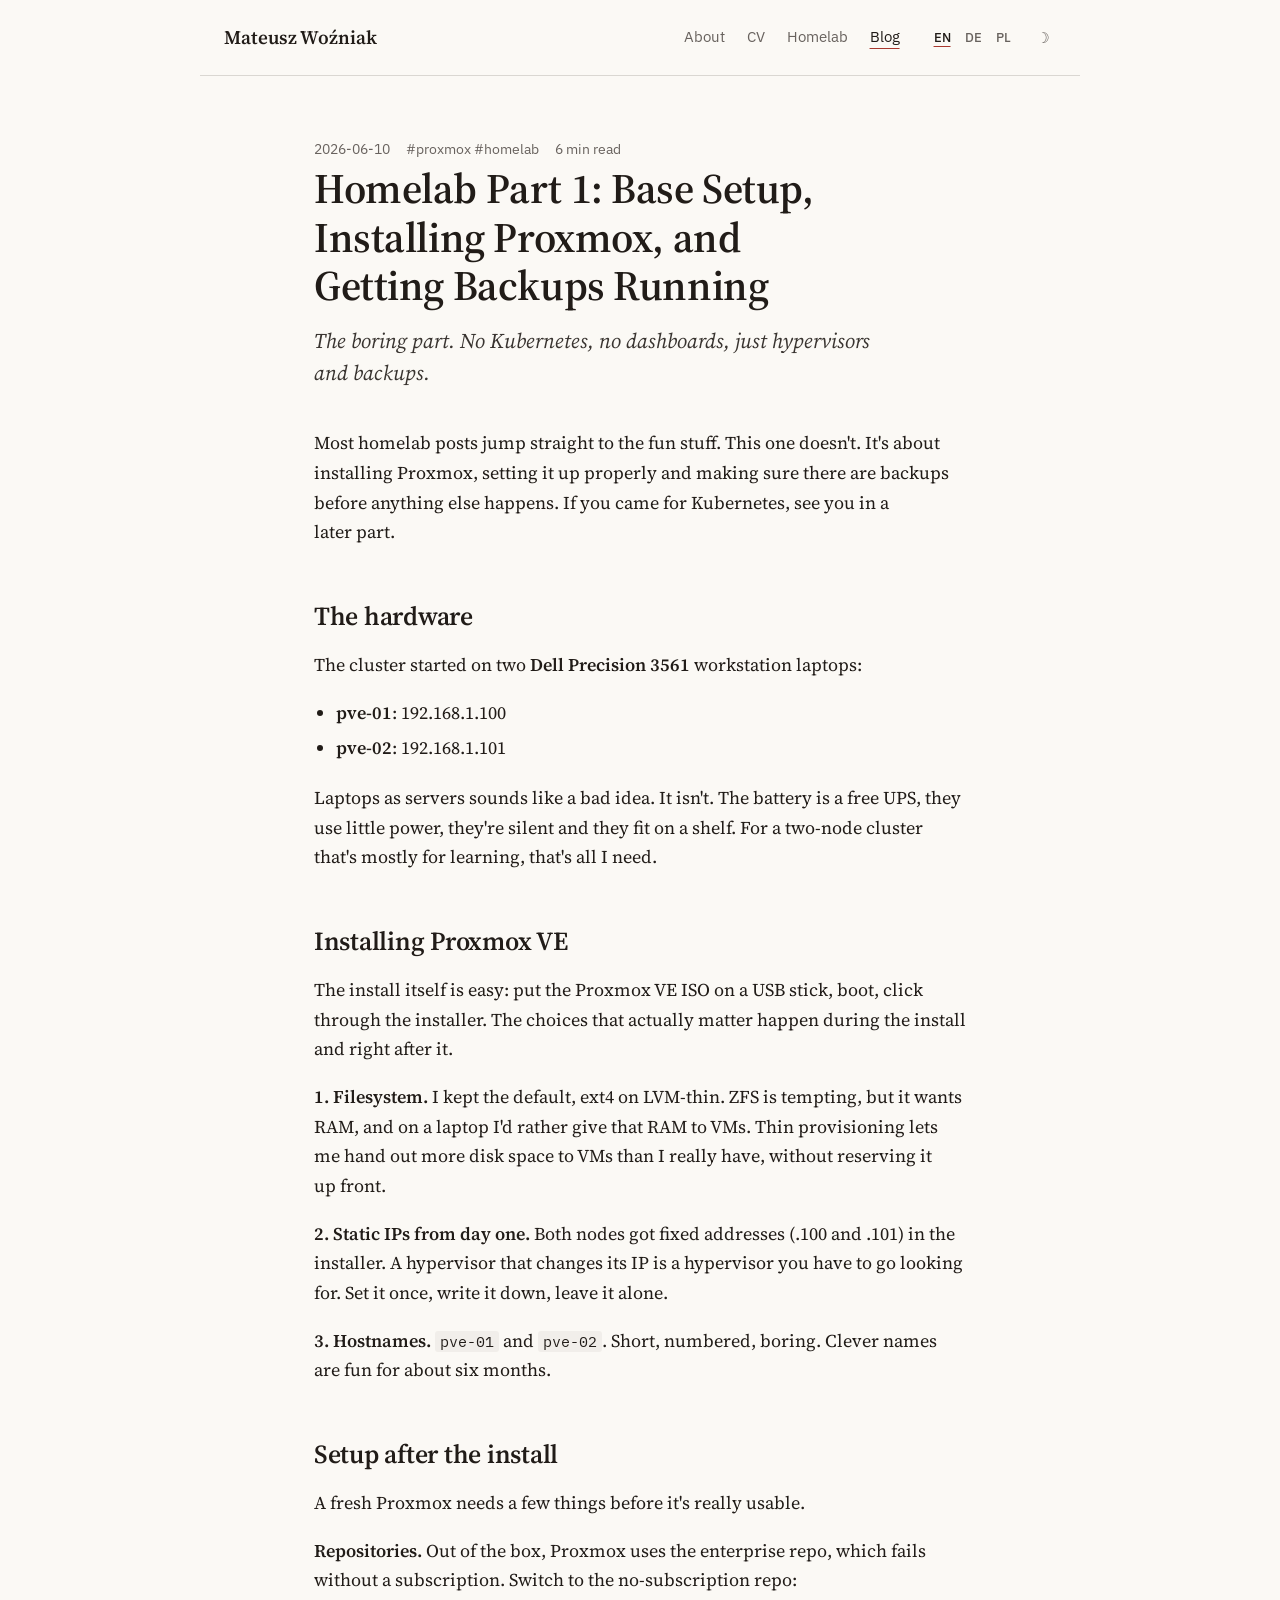
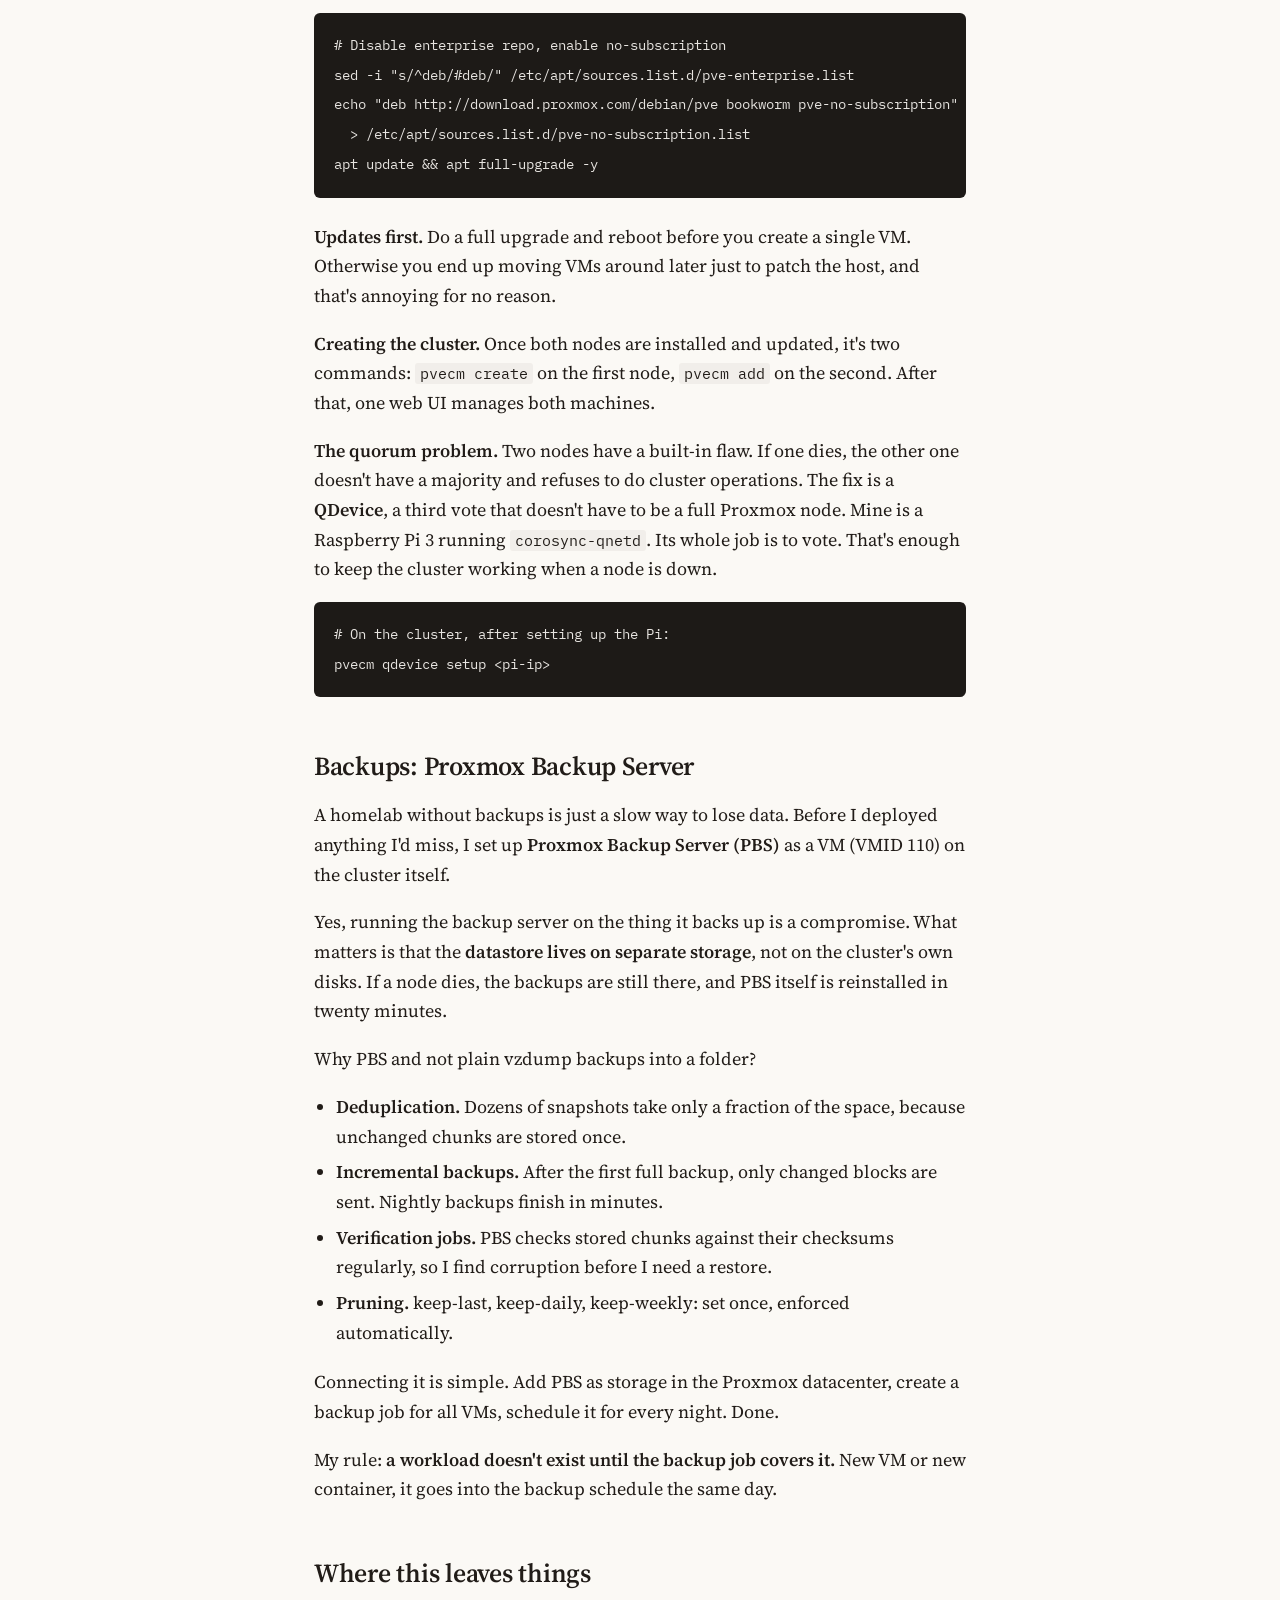
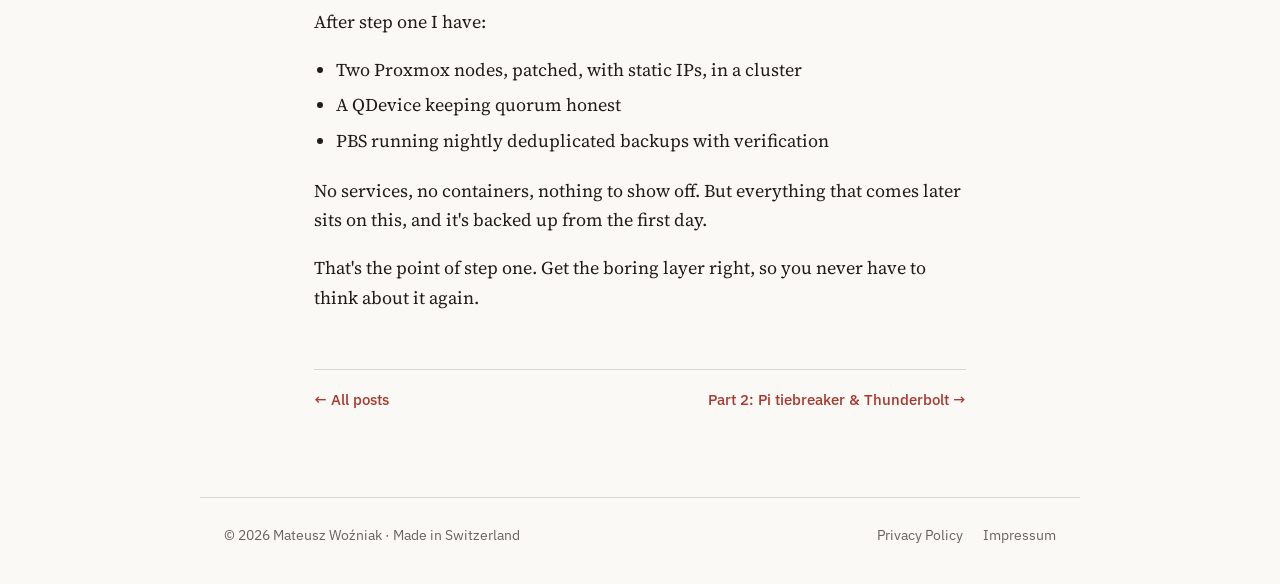
<file: webpage/posts/homelab-part-1.html>
<!DOCTYPE html>
<!-- Blog post: Homelab part 1 (Proxmox install, cluster, PBS). Each language lives in its own .lang-* div. © 2026 Mateusz Mirosław Woźniak (Lootregen) -->
<html lang="en" data-lang="en" data-theme="light">
<head>
<meta charset="UTF-8">
<meta name="viewport" content="width=device-width, initial-scale=1.0">
<title>Homelab Part 1: Base Setup, Proxmox & Backups · Mateusz Woźniak</title>
<meta name="description" content="Installing Proxmox VE on two Dell Precision nodes, forming a cluster with a QDevice, and getting Proxmox Backup Server running.">
<link rel="stylesheet" href="../blog.css">
<script src="../blog-lang.js"></script>
<script src="../blog-legal.js" defer></script>
<link rel="canonical" href="https://lootregen.com/posts/homelab-part-1.html">
<meta property="og:type" content="article">
<meta property="og:title" content="Homelab Part 1: Base Setup, Proxmox & Backups · Mateusz Woźniak">
<meta property="og:description" content="Installing Proxmox VE on two Dell Precision nodes, forming a cluster with a QDevice, and getting Proxmox Backup Server running.">
<meta property="og:url" content="https://lootregen.com/posts/homelab-part-1.html">
<meta property="og:image" content="https://lootregen.com/og-image.png">
<meta name="twitter:card" content="summary_large_image">
</head>
<body>
<nav>
<a class="nav-logo" href="../index.html">Mateusz Woźniak</a>
<div class="nav-menu">
<a href="../index.html"><span class="lang-en">About</span><span class="lang-de">Über mich</span><span class="lang-pl">O mnie</span></a>
<a href="../cv.html"><span class="lang-en">CV</span><span class="lang-de">Lebenslauf</span><span class="lang-pl">CV</span></a>
<a href="../homelab.html">Homelab</a>
<a href="../blog.html" class="current">Blog</a>
</div>
<div class="nav-r">
<div class="lang-btns"><button class="lbtn active" data-lang="en" onclick="setLang('en')">EN</button><button class="lbtn" data-lang="de" onclick="setLang('de')">DE</button><button class="lbtn" data-lang="pl" onclick="setLang('pl')">PL</button></div>
<button class="tbtn" id="tbtn" onclick="toggleBlogTheme()" title="Light / dark" aria-label="Toggle light / dark theme">☀</button>
</div>
</nav>
<article>
<div class="art-meta"><span>2026-06-10</span><span class="tag">#proxmox #homelab</span><span><span class="lang-en">6 min read</span><span class="lang-de">6 Min. Lesezeit</span><span class="lang-pl">6 min czytania</span></span></div>

<div class="lang-en">
<h1>Homelab Part 1: Base Setup, Installing Proxmox, and Getting Backups Running</h1>
<p class="lede">The boring part. No Kubernetes, no dashboards, just hypervisors and backups.</p>
<p>Most homelab posts jump straight to the fun stuff. This one doesn't. It's about installing Proxmox, setting it up properly and making sure there are backups before anything else happens. If you came for Kubernetes, see you in a later part.</p>

<h2>The hardware</h2>
<p>The cluster started on two <strong>Dell Precision 3561</strong> workstation laptops:</p>
<ul>
<li><strong>pve-01</strong>: 192.168.1.100</li>
<li><strong>pve-02</strong>: 192.168.1.101</li>
</ul>
<p>Laptops as servers sounds like a bad idea. It isn't. The battery is a free UPS, they use little power, they're silent and they fit on a shelf. For a two-node cluster that's mostly for learning, that's all I need.</p>

<h2>Installing Proxmox VE</h2>
<p>The install itself is easy: put the Proxmox VE ISO on a USB stick, boot, click through the installer. The choices that actually matter happen during the install and right after it.</p>
<p><strong>1. Filesystem.</strong> I kept the default, ext4 on LVM-thin. ZFS is tempting, but it wants RAM, and on a laptop I'd rather give that RAM to VMs. Thin provisioning lets me hand out more disk space to VMs than I really have, without reserving it up front.</p>
<p><strong>2. Static IPs from day one.</strong> Both nodes got fixed addresses (.100 and .101) in the installer. A hypervisor that changes its IP is a hypervisor you have to go looking for. Set it once, write it down, leave it alone.</p>
<p><strong>3. Hostnames.</strong> <code>pve-01</code> and <code>pve-02</code>. Short, numbered, boring. Clever names are fun for about six months.</p>

<h2>Setup after the install</h2>
<p>A fresh Proxmox needs a few things before it's really usable.</p>
<p><strong>Repositories.</strong> Out of the box, Proxmox uses the enterprise repo, which fails without a subscription. Switch to the no-subscription repo:</p>
<pre><code># Disable enterprise repo, enable no-subscription
sed -i "s/^deb/#deb/" /etc/apt/sources.list.d/pve-enterprise.list
echo "deb http://download.proxmox.com/debian/pve bookworm pve-no-subscription" \
  > /etc/apt/sources.list.d/pve-no-subscription.list
apt update && apt full-upgrade -y</code></pre>
<p><strong>Updates first.</strong> Do a full upgrade and reboot before you create a single VM. Otherwise you end up moving VMs around later just to patch the host, and that's annoying for no reason.</p>
<p><strong>Creating the cluster.</strong> Once both nodes are installed and updated, it's two commands: <code>pvecm create</code> on the first node, <code>pvecm add</code> on the second. After that, one web UI manages both machines.</p>
<p><strong>The quorum problem.</strong> Two nodes have a built-in flaw. If one dies, the other one doesn't have a majority and refuses to do cluster operations. The fix is a <strong>QDevice</strong>, a third vote that doesn't have to be a full Proxmox node. Mine is a Raspberry Pi 3 running <code>corosync-qnetd</code>. Its whole job is to vote. That's enough to keep the cluster working when a node is down.</p>
<pre><code># On the cluster, after setting up the Pi:
pvecm qdevice setup &lt;pi-ip&gt;</code></pre>

<h2>Backups: Proxmox Backup Server</h2>
<p>A homelab without backups is just a slow way to lose data. Before I deployed anything I'd miss, I set up <strong>Proxmox Backup Server (PBS)</strong> as a VM (VMID 110) on the cluster itself.</p>
<p>Yes, running the backup server on the thing it backs up is a compromise. What matters is that the <strong>datastore lives on separate storage</strong>, not on the cluster's own disks. If a node dies, the backups are still there, and PBS itself is reinstalled in twenty minutes.</p>
<p>Why PBS and not plain vzdump backups into a folder?</p>
<ul>
<li><strong>Deduplication.</strong> Dozens of snapshots take only a fraction of the space, because unchanged chunks are stored once.</li>
<li><strong>Incremental backups.</strong> After the first full backup, only changed blocks are sent. Nightly backups finish in minutes.</li>
<li><strong>Verification jobs.</strong> PBS checks stored chunks against their checksums regularly, so I find corruption before I need a restore.</li>
<li><strong>Pruning.</strong> keep-last, keep-daily, keep-weekly: set once, enforced automatically.</li>
</ul>
<p>Connecting it is simple. Add PBS as storage in the Proxmox datacenter, create a backup job for all VMs, schedule it for every night. Done.</p>
<p>My rule: <strong>a workload doesn't exist until the backup job covers it.</strong> New VM or new container, it goes into the backup schedule the same day.</p>

<h2>Where this leaves things</h2>
<p>After step one I have:</p>
<ul>
<li>Two Proxmox nodes, patched, with static IPs, in a cluster</li>
<li>A QDevice keeping quorum honest</li>
<li>PBS running nightly deduplicated backups with verification</li>
</ul>
<p>No services, no containers, nothing to show off. But everything that comes later sits on this, and it's backed up from the first day.</p>
<p>That's the point of step one. Get the boring layer right, so you never have to think about it again.</p>
</div>

<div class="lang-de">
<h1>Homelab Teil 1: Grundsetup, Proxmox-Installation und laufende Backups</h1>
<p class="lede">Der langweilige Teil. Kein Kubernetes, keine Dashboards, nur Hypervisoren und Backups.</p>
<p>Die meisten Homelab-Beiträge springen direkt zu den spannenden Sachen. Dieser nicht. Hier geht es darum, Proxmox zu installieren, sauber einzurichten und Backups zu haben, bevor irgendetwas anderes passiert. Wenn du wegen Kubernetes hier bist: bis in einem späteren Teil.</p>

<h2>Die Hardware</h2>
<p>Der Cluster hat auf zwei <strong>Dell Precision 3561</strong> Workstation-Laptops angefangen:</p>
<ul>
<li><strong>pve-01</strong>: 192.168.1.100</li>
<li><strong>pve-02</strong>: 192.168.1.101</li>
</ul>
<p>Laptops als Server klingt nach einer schlechten Idee. Ist es aber nicht. Der Akku ist eine Gratis-USV, sie brauchen wenig Strom, sind leise und passen ins Regal. Für einen Zwei-Node-Cluster, der vor allem zum Lernen da ist, reicht das völlig.</p>

<h2>Proxmox VE installieren</h2>
<p>Die Installation selbst ist einfach: Proxmox-VE-ISO auf einen USB-Stick, booten, durch den Installer klicken. Die Entscheidungen, die wirklich zählen, kommen während der Installation und direkt danach.</p>
<p><strong>1. Dateisystem.</strong> Ich habe den Standard gelassen, ext4 auf LVM-thin. ZFS ist verlockend, will aber RAM, und auf einem Laptop gebe ich den lieber den VMs. Mit Thin Provisioning kann ich den VMs mehr Speicher zuteilen, als ich eigentlich habe, ohne ihn vorher zu reservieren.</p>
<p><strong>2. Statische IPs ab Tag eins.</strong> Beide Nodes haben im Installer feste Adressen bekommen (.100 und .101). Ein Hypervisor, der seine IP wechselt, ist ein Hypervisor, den du suchen musst. Einmal setzen, aufschreiben, nicht mehr anfassen.</p>
<p><strong>3. Hostnamen.</strong> <code>pve-01</code> und <code>pve-02</code>. Kurz, nummeriert, langweilig. Kreative Namen machen etwa sechs Monate lang Spass.</p>

<h2>Einrichtung nach der Installation</h2>
<p>Ein frisches Proxmox braucht ein paar Dinge, bevor es wirklich brauchbar ist.</p>
<p><strong>Repositories.</strong> Ab Werk nutzt Proxmox das Enterprise-Repo, und das schlägt ohne Subscription fehl. Also aufs No-Subscription-Repo wechseln:</p>
<pre><code># Enterprise-Repo deaktivieren, No-Subscription aktivieren
sed -i "s/^deb/#deb/" /etc/apt/sources.list.d/pve-enterprise.list
echo "deb http://download.proxmox.com/debian/pve bookworm pve-no-subscription" \
  > /etc/apt/sources.list.d/pve-no-subscription.list
apt update && apt full-upgrade -y</code></pre>
<p><strong>Zuerst Updates.</strong> Mach ein komplettes Upgrade und starte neu, bevor du auch nur eine VM erstellst. Sonst schiebst du später VMs herum, nur um den Host zu patchen, und das nervt ohne Grund.</p>
<p><strong>Cluster erstellen.</strong> Wenn beide Nodes installiert und aktuell sind, sind es zwei Befehle: <code>pvecm create</code> auf dem ersten Node, <code>pvecm add</code> auf dem zweiten. Danach verwaltet eine Web-UI beide Maschinen.</p>
<p><strong>Das Quorum-Problem.</strong> Zwei Nodes haben einen eingebauten Fehler. Fällt einer aus, hat der andere keine Mehrheit und verweigert Cluster-Operationen. Die Lösung ist ein <strong>QDevice</strong>, eine dritte Stimme, die kein vollständiger Proxmox-Node sein muss. Bei mir ist das ein Raspberry Pi 3 mit <code>corosync-qnetd</code>. Sein einziger Job ist abstimmen. Das reicht, damit der Cluster weiterläuft, wenn ein Node weg ist.</p>
<pre><code># Auf dem Cluster, nachdem der Pi eingerichtet ist:
pvecm qdevice setup &lt;pi-ip&gt;</code></pre>

<h2>Backups: Proxmox Backup Server</h2>
<p>Ein Homelab ohne Backups ist einfach eine langsame Art, Daten zu verlieren. Bevor ich irgendetwas deployt habe, das ich vermissen würde, habe ich den <strong>Proxmox Backup Server (PBS)</strong> als VM (VMID 110) auf dem Cluster selbst aufgesetzt.</p>
<p>Ja, den Backup-Server auf dem Ding laufen zu lassen, das er sichert, ist ein Kompromiss. Wichtig ist, dass der <strong>Datastore auf separatem Speicher liegt</strong> und nicht auf den Disks des Clusters. Stirbt ein Node, sind die Backups noch da, und PBS selbst ist in zwanzig Minuten neu installiert.</p>
<p>Warum PBS und nicht einfach vzdump-Backups in einen Ordner?</p>
<ul>
<li><strong>Deduplizierung.</strong> Dutzende Snapshots brauchen nur einen Bruchteil des Platzes, weil unveränderte Chunks nur einmal gespeichert werden.</li>
<li><strong>Inkrementelle Backups.</strong> Nach dem ersten Voll-Backup werden nur geänderte Blöcke übertragen. Die nächtlichen Backups sind in Minuten fertig.</li>
<li><strong>Verifikationsjobs.</strong> PBS prüft die gespeicherten Chunks regelmässig gegen ihre Prüfsummen. So finde ich Fehler, bevor ich ein Restore brauche.</li>
<li><strong>Pruning.</strong> keep-last, keep-daily, keep-weekly: einmal eingestellt, läuft automatisch.</li>
</ul>
<p>Das Anbinden ist einfach. PBS als Storage im Proxmox-Datacenter hinzufügen, einen Backup-Job für alle VMs anlegen, jede Nacht laufen lassen. Fertig.</p>
<p>Meine Regel: <strong>Ein Workload existiert erst, wenn der Backup-Job ihn abdeckt.</strong> Neue VM oder neuer Container, kommt am selben Tag in den Backup-Plan.</p>

<h2>Was am Ende steht</h2>
<p>Nach Schritt eins habe ich:</p>
<ul>
<li>Zwei Proxmox-Nodes, gepatcht, mit statischen IPs, im Cluster</li>
<li>Ein QDevice, das das Quorum ehrlich hält</li>
<li>PBS mit nächtlichen, deduplizierten Backups und Verifikation</li>
</ul>
<p>Keine Dienste, keine Container, nichts zum Angeben. Aber alles, was später kommt, baut darauf auf und ist ab dem ersten Tag gesichert.</p>
<p>Darum geht es bei Schritt eins. Die langweilige Schicht richtig machen, damit du nie wieder darüber nachdenken musst.</p>
</div>

<div class="lang-pl">
<h1>Homelab część 1: Konfiguracja bazowa, instalacja Proxmoxa i działające backupy</h1>
<p class="lede">Nudna część. Bez Kubernetesa, bez dashboardów, tylko hipernadzorcy i backupy.</p>
<p>Większość wpisów o homelabie od razu skacze do fajnych rzeczy. Ten nie. Chodzi tu o to, żeby zainstalować Proxmoxa, porządnie go skonfigurować i mieć backupy, zanim wydarzy się cokolwiek innego. Jeśli przyszedłeś po Kubernetesa, widzimy się w którejś z kolejnych części.</p>

<h2>Sprzęt</h2>
<p>Klaster zaczął się od dwóch laptopów workstation <strong>Dell Precision 3561</strong>:</p>
<ul>
<li><strong>pve-01</strong>: 192.168.1.100</li>
<li><strong>pve-02</strong>: 192.168.1.101</li>
</ul>
<p>Laptopy jako serwery brzmią jak zły pomysł. Ale nie są. Bateria to darmowy UPS, mało prądu, cisza i mieszczą się na półce. Do dwuwęzłowego klastra, który służy głównie do nauki, w zupełności wystarczy.</p>

<h2>Instalacja Proxmox VE</h2>
<p>Sama instalacja jest prosta: ISO Proxmox VE na pendrive, boot, przeklikać instalator. Decyzje, które naprawdę mają znaczenie, zapadają w trakcie instalacji i zaraz po niej.</p>
<p><strong>1. System plików.</strong> Zostawiłem domyślny ext4 na LVM-thin. ZFS kusi, ale chce RAM-u, a na laptopie wolę go oddać VM-kom. Thin provisioning pozwala przydzielić VM-kom więcej miejsca, niż faktycznie mam, bez rezerwowania go z góry.</p>
<p><strong>2. Statyczne IP od pierwszego dnia.</strong> Oba węzły dostały stałe adresy (.100 i .101) już w instalatorze. Hipernadzorca, który zmienia IP, to hipernadzorca, którego trzeba szukać. Ustaw raz, zapisz, nie ruszaj.</p>
<p><strong>3. Nazwy hostów.</strong> <code>pve-01</code> i <code>pve-02</code>. Krótko, z numerem, nudno. Pomysłowe nazwy bawią mniej więcej pół roku.</p>

<h2>Konfiguracja po instalacji</h2>
<p>Świeży Proxmox potrzebuje kilku rzeczy, zanim będzie naprawdę używalny.</p>
<p><strong>Repozytoria.</strong> Domyślnie Proxmox korzysta z repozytorium enterprise, które bez subskrypcji nie działa. Trzeba przełączyć na no-subscription:</p>
<pre><code># Wyłącz repo enterprise, włącz no-subscription
sed -i "s/^deb/#deb/" /etc/apt/sources.list.d/pve-enterprise.list
echo "deb http://download.proxmox.com/debian/pve bookworm pve-no-subscription" \
  > /etc/apt/sources.list.d/pve-no-subscription.list
apt update && apt full-upgrade -y</code></pre>
<p><strong>Najpierw aktualizacje.</strong> Pełny upgrade i restart, zanim powstanie choć jedna VM. Inaczej później przenosisz VM-ki tylko po to, żeby załatać hosta, a to irytuje bez powodu.</p>
<p><strong>Tworzenie klastra.</strong> Gdy oba węzły są zainstalowane i aktualne, to dwa polecenia: <code>pvecm create</code> na pierwszym węźle, <code>pvecm add</code> na drugim. Potem jeden panel webowy zarządza obiema maszynami.</p>
<p><strong>Problem kworum.</strong> Dwa węzły mają wbudowaną wadę. Gdy jeden padnie, drugi nie ma większości i odmawia operacji klastrowych. Rozwiązanie to <strong>QDevice</strong>, trzeci głos, który nie musi być pełnym węzłem Proxmoxa. U mnie to Raspberry Pi 3 z <code>corosync-qnetd</code>. Jego jedyne zadanie to głosować. To wystarcza, żeby klaster działał, gdy węzła nie ma.</p>
<pre><code># Na klastrze, po skonfigurowaniu Pi:
pvecm qdevice setup &lt;pi-ip&gt;</code></pre>

<h2>Backupy: Proxmox Backup Server</h2>
<p>Homelab bez backupów to po prostu powolny sposób na utratę danych. Zanim wdrożyłem cokolwiek, czego byłoby mi szkoda, postawiłem <strong>Proxmox Backup Server (PBS)</strong> jako VM (VMID 110) na samym klastrze.</p>
<p>Tak, trzymanie serwera backupów na tym, co on backupuje, to kompromis. Ważne jest to, że <strong>datastore leży na osobnym storage</strong>, a nie na dyskach klastra. Gdy węzeł padnie, backupy zostają, a sam PBS reinstaluję w dwadzieścia minut.</p>
<p>Dlaczego PBS, a nie zwykłe backupy vzdump do folderu?</p>
<ul>
<li><strong>Deduplikacja.</strong> Dziesiątki snapshotów zajmują ułamek miejsca, bo niezmienione fragmenty są zapisywane raz.</li>
<li><strong>Backupy przyrostowe.</strong> Po pierwszym pełnym backupie wysyłane są tylko zmienione bloki. Nocne backupy kończą się w kilka minut.</li>
<li><strong>Weryfikacja.</strong> PBS regularnie sprawdza zapisane fragmenty z sumami kontrolnymi, więc błędy znajduję, zanim będę potrzebował restore.</li>
<li><strong>Retencja.</strong> keep-last, keep-daily, keep-weekly: ustawione raz, działa samo.</li>
</ul>
<p>Podpięcie jest proste. Dodaj PBS jako storage w datacenter Proxmoxa, utwórz zadanie backupu dla wszystkich VM-ek, ustaw na każdą noc. Gotowe.</p>
<p>Moja zasada: <strong>workload nie istnieje, dopóki nie obejmuje go backup.</strong> Nowa VM albo nowy kontener trafia do harmonogramu tego samego dnia.</p>

<h2>Co mam po kroku pierwszym</h2>
<p>Po kroku pierwszym mam:</p>
<ul>
<li>Dwa węzły Proxmoxa, załatane, ze statycznymi IP, w klastrze</li>
<li>QDevice, które pilnuje uczciwego kworum</li>
<li>PBS z nocnymi, deduplikowanymi backupami i weryfikacją</li>
</ul>
<p>Żadnych usług, żadnych kontenerów, nic do pochwalenia się. Ale wszystko, co przyjdzie później, stoi na tym i jest backupowane od pierwszego dnia.</p>
<p>O to chodzi w kroku pierwszym. Zrobić nudną warstwę dobrze, żeby nigdy więcej nie trzeba było o niej myśleć.</p>
</div>

<div class="art-footer">
<a href="../blog.html"><span class="lang-en">← All posts</span><span class="lang-de">← Alle Beiträge</span><span class="lang-pl">← Wszystkie wpisy</span></a>
<a href="homelab-part-2.html"><span class="lang-en">Part 2: Pi tiebreaker &amp; Thunderbolt →</span><span class="lang-de">Teil 2: Pi &amp; Thunderbolt →</span><span class="lang-pl">Część 2: Pi i Thunderbolt →</span></a>
</div>
</article>
<footer>
<p>© 2026 Mateusz Woźniak · <span class="lang-en">Made in Switzerland</span><span class="lang-de">Gemacht in der Schweiz</span><span class="lang-pl">Zrobione w Szwajcarii</span></p>
<div class="footer-links"><a onclick="openLegal('privacy')"><span class="lang-en">Privacy Policy</span><span class="lang-de">Datenschutz</span><span class="lang-pl">Polityka prywatności</span></a><a onclick="openLegal('impressum')">Impressum</a></div>
</footer>
</body>
</html>
</file>
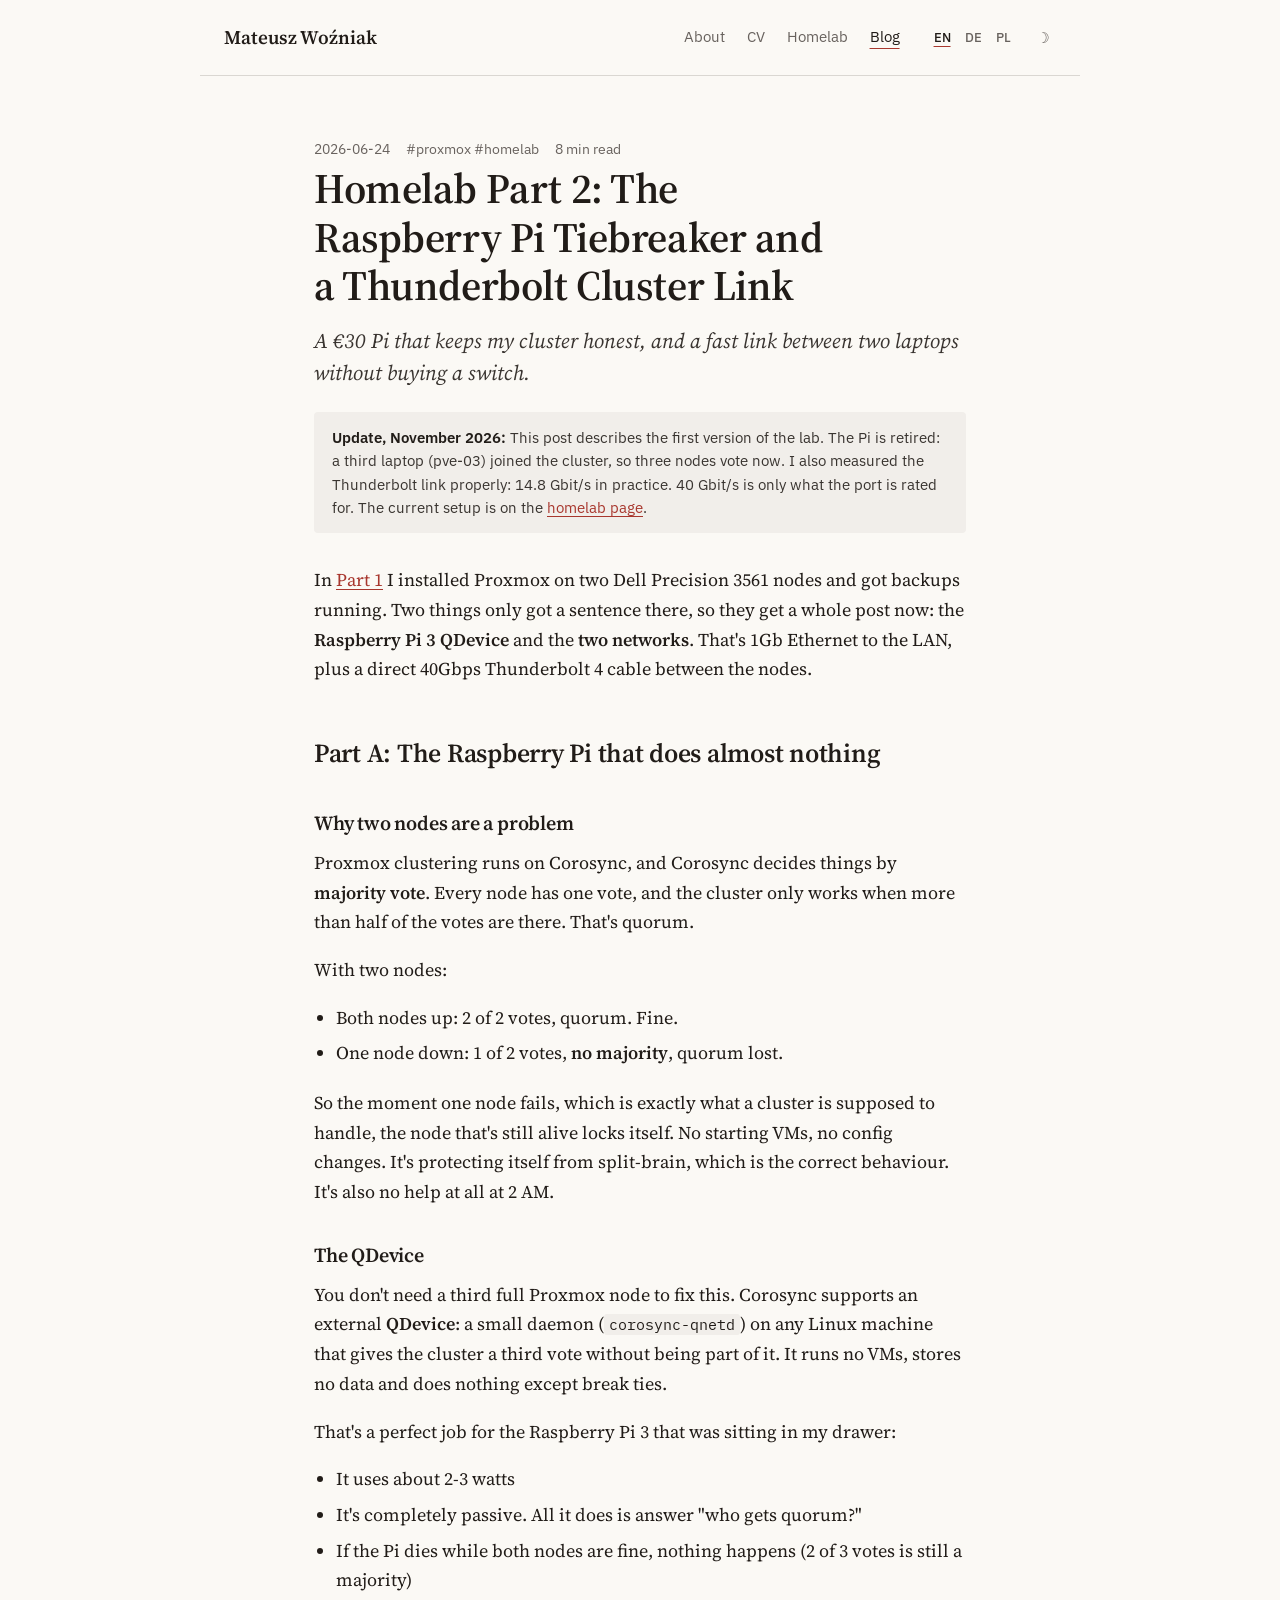
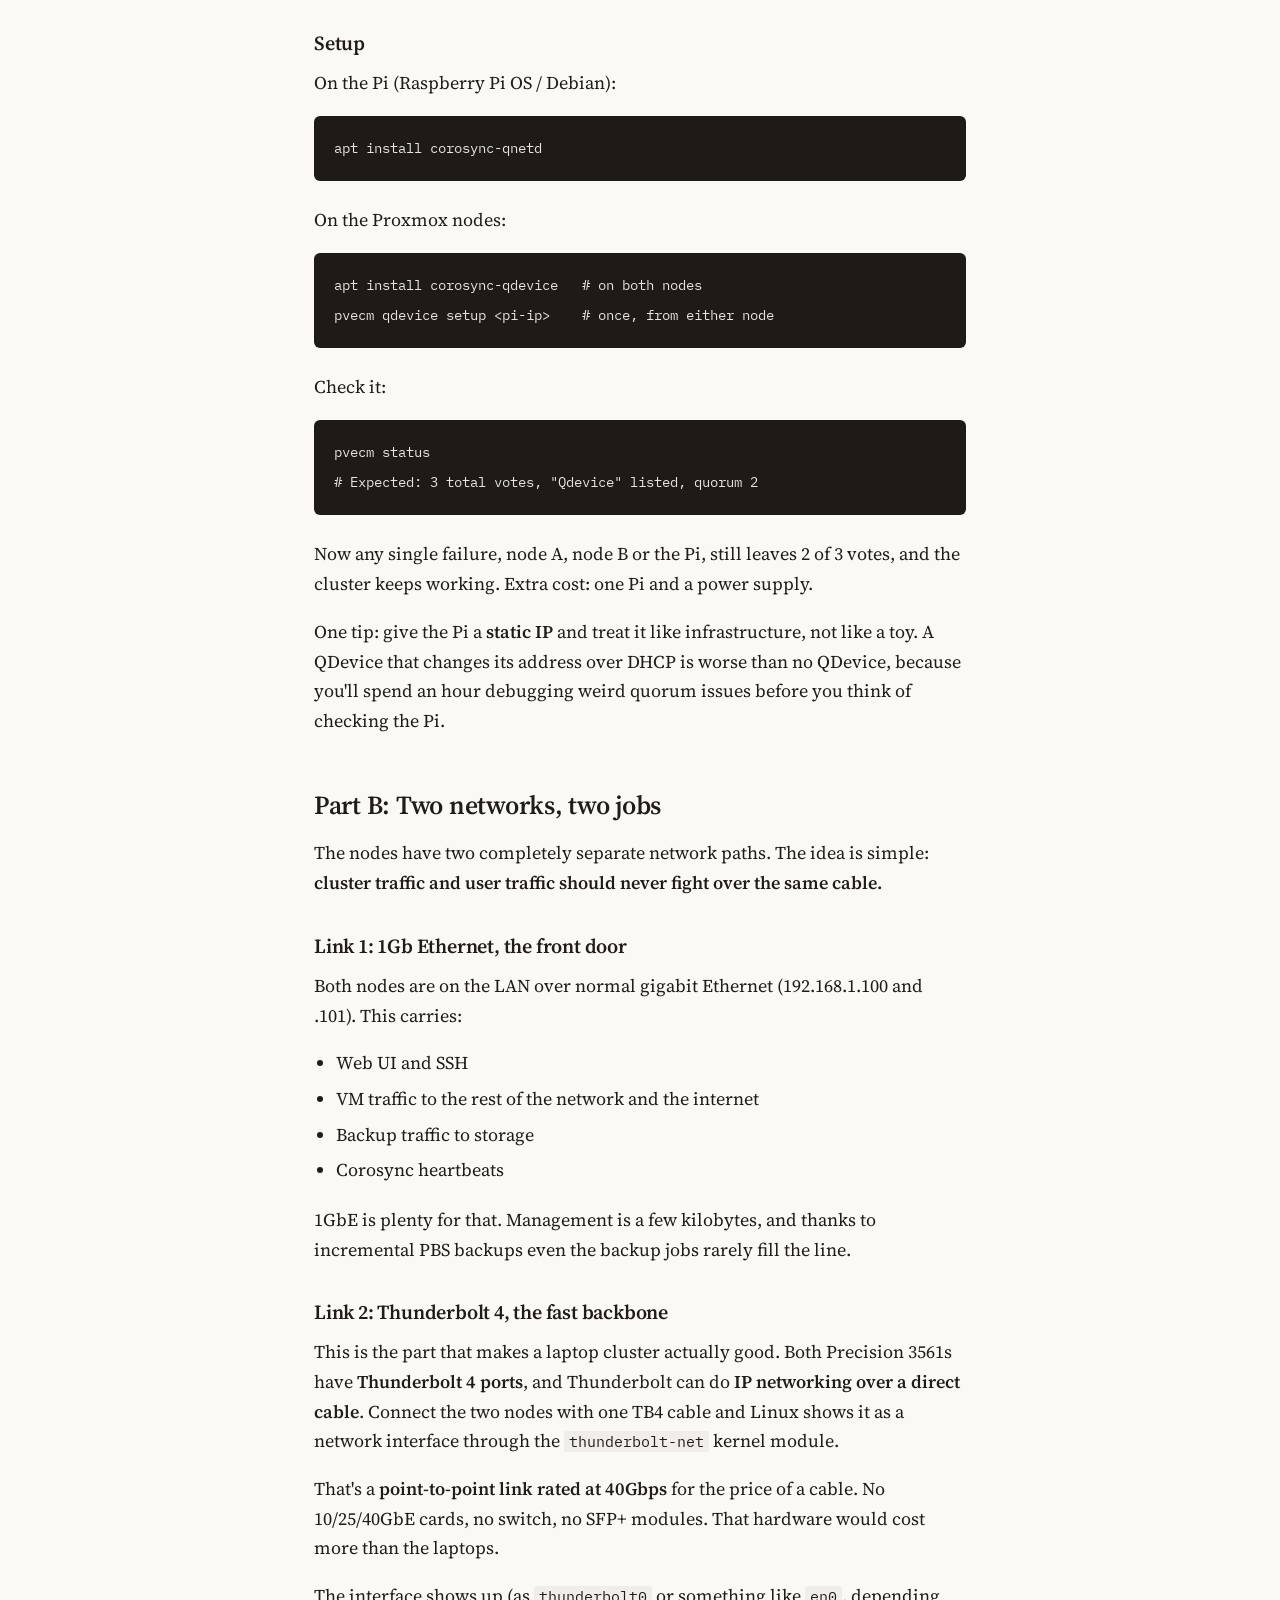
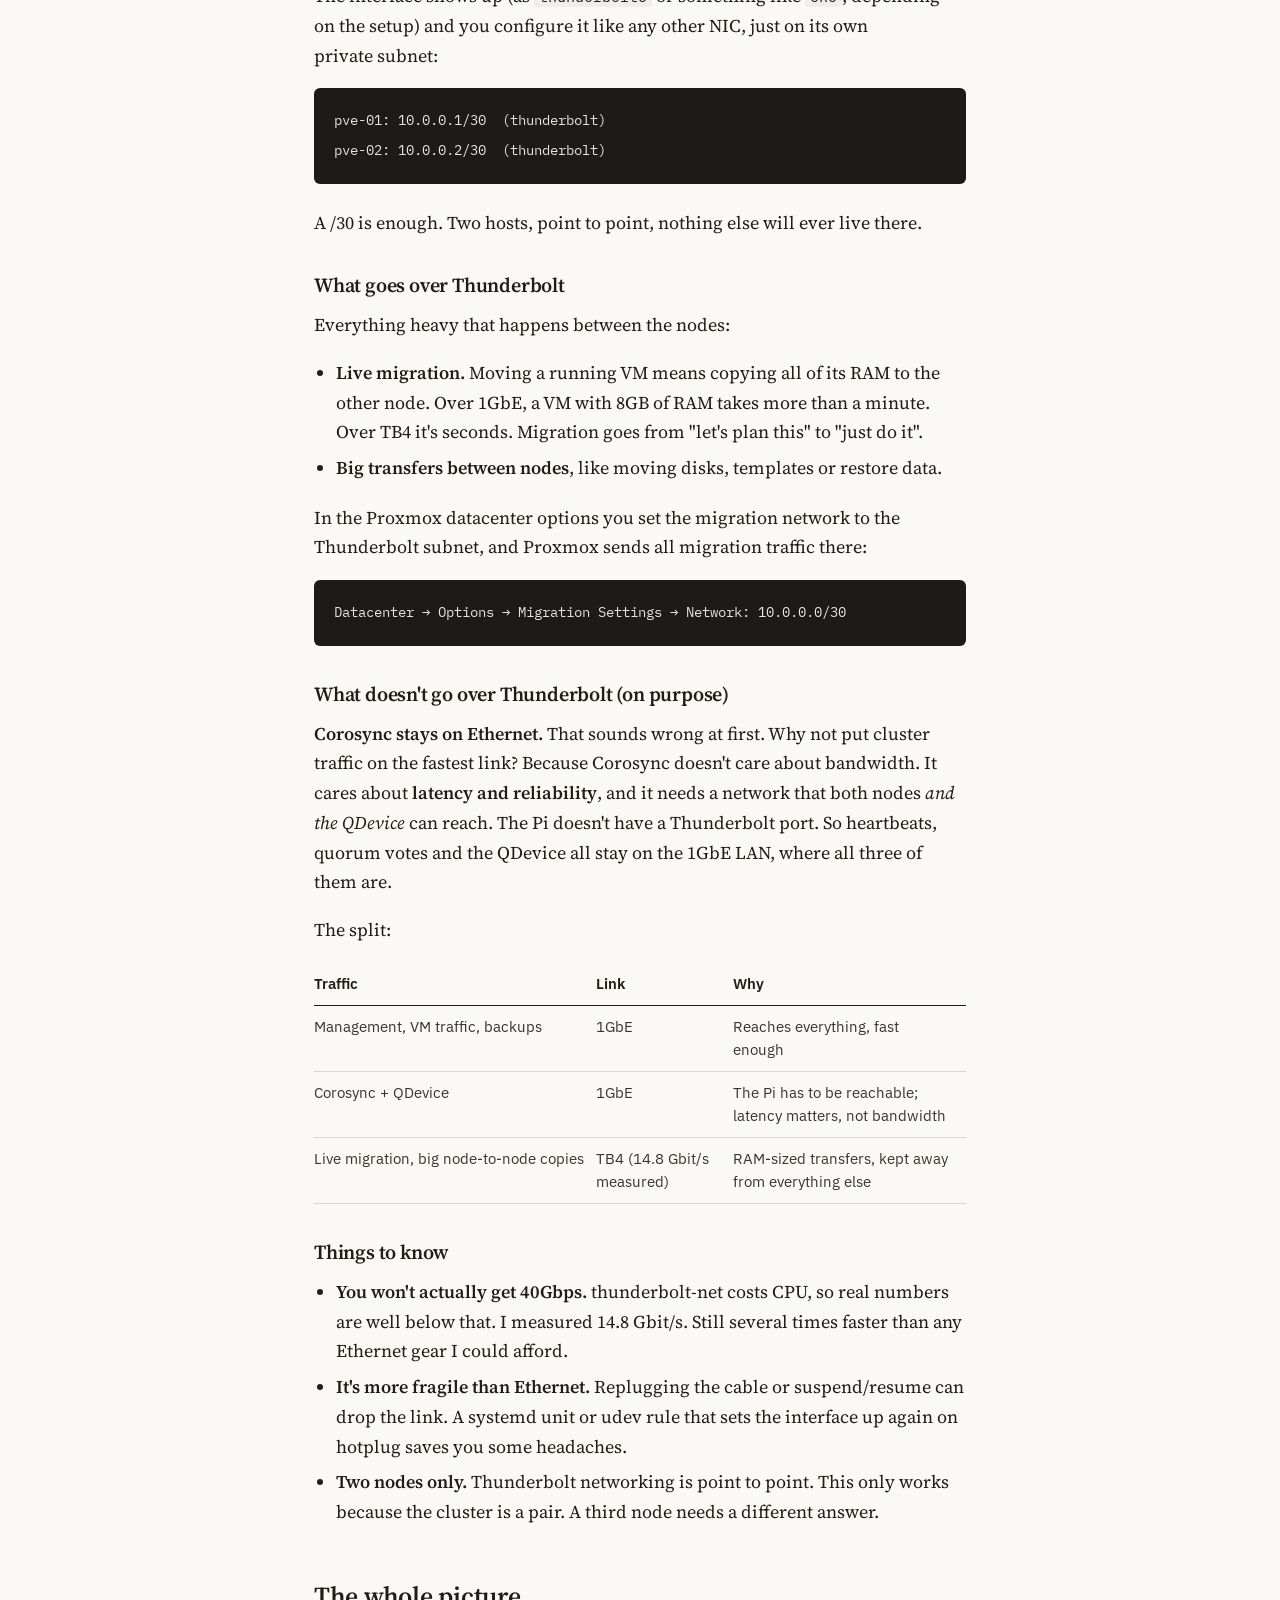
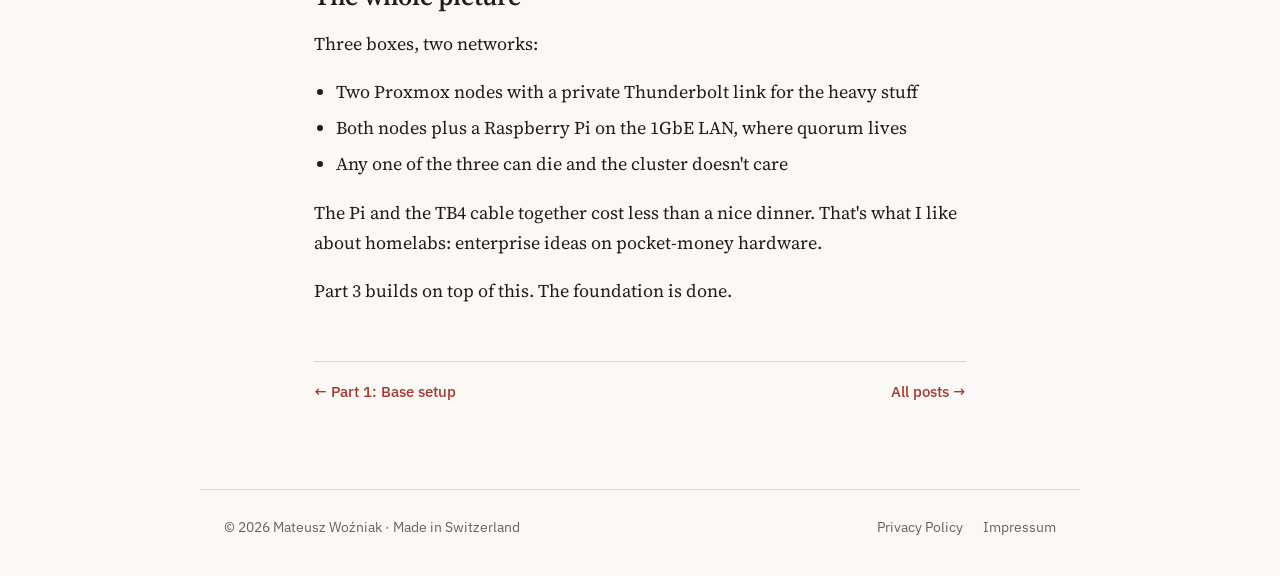
<file: webpage/posts/homelab-part-2.html>
<!DOCTYPE html>
<!--
  ═══════════════════════════════════════════════════════════════
  BLOG POST - HOMELAB PART 2
  Raspberry Pi QDevice + 40Gbps Thunderbolt cluster link.
  Trilingual: each language lives in its own .lang-* div.

  Author   : Mateusz Mirosław Woźniak ("Lootregen")
  Website  : https://lootregen.com
  Hosting  : Switzerland · Switzerland
  License  : © 2026 Lootregen. All rights reserved.
             Code structure may be referenced for learning;
             content and branding may not be copied.
  Updated  : July 2026
  ═══════════════════════════════════════════════════════════════
-->
<html lang="en" data-lang="en" data-theme="light">
<head>
<meta charset="UTF-8">
<meta name="viewport" content="width=device-width, initial-scale=1.0">
<title>Homelab Part 2: Pi Tiebreaker & Thunderbolt Link · Mateusz Woźniak</title>
<meta name="description" content="How a Raspberry Pi QDevice keeps a two-node Proxmox cluster honest, and how Thunderbolt 4 gives a fast cluster interconnect for the price of a cable.">
<link rel="stylesheet" href="../blog.css">
<script src="../blog-lang.js"></script>
<script src="../blog-legal.js" defer></script>
<link rel="canonical" href="https://lootregen.com/posts/homelab-part-2.html">
<meta property="og:type" content="article">
<meta property="og:title" content="Homelab Part 2: Pi Tiebreaker & Thunderbolt Link · Mateusz Woźniak">
<meta property="og:description" content="How a Raspberry Pi QDevice keeps a two-node Proxmox cluster honest, and how Thunderbolt 4 gives a fast cluster interconnect for the price of a cable.">
<meta property="og:url" content="https://lootregen.com/posts/homelab-part-2.html">
<meta property="og:image" content="https://lootregen.com/og-image.png">
<meta name="twitter:card" content="summary_large_image">
</head>
<body>

<nav>
<a class="nav-logo" href="../index.html">Mateusz Woźniak</a>
<div class="nav-menu">
<a href="../index.html"><span class="lang-en">About</span><span class="lang-de">Über mich</span><span class="lang-pl">O mnie</span></a>
<a href="../cv.html"><span class="lang-en">CV</span><span class="lang-de">Lebenslauf</span><span class="lang-pl">CV</span></a>
<a href="../homelab.html">Homelab</a>
<a href="../blog.html" class="current">Blog</a>
</div>
<div class="nav-r">
<div class="lang-btns"><button class="lbtn active" data-lang="en" onclick="setLang('en')">EN</button><button class="lbtn" data-lang="de" onclick="setLang('de')">DE</button><button class="lbtn" data-lang="pl" onclick="setLang('pl')">PL</button></div>
<button class="tbtn" id="tbtn" onclick="toggleBlogTheme()" title="Light / dark" aria-label="Toggle light / dark theme">☀</button>
</div>
</nav>

<article>
<div class="art-meta"><span>2026-06-24</span><span class="tag">#proxmox #homelab</span><span><span class="lang-en">8 min read</span><span class="lang-de">8 Min. Lesezeit</span><span class="lang-pl">8 min czytania</span></span></div>

<div class="lang-en">
<h1>Homelab Part 2: The Raspberry Pi Tiebreaker and a Thunderbolt Cluster Link</h1>
<p class="lede">A €30 Pi that keeps my cluster honest, and a fast link between two laptops without buying a switch.</p>
<p class="update"><strong>Update, November 2026:</strong> This post describes the first version of the lab. The Pi is retired: a third laptop (pve-03) joined the cluster, so three nodes vote now. I also measured the Thunderbolt link properly: 14.8 Gbit/s in practice. 40 Gbit/s is only what the port is rated for. The current setup is on the <a href="../homelab.html">homelab page</a>.</p>
<p>In <a href="homelab-part-1.html">Part 1</a> I installed Proxmox on two Dell Precision 3561 nodes and got backups running. Two things only got a sentence there, so they get a whole post now: the <strong>Raspberry Pi 3 QDevice</strong> and the <strong>two networks</strong>. That's 1Gb Ethernet to the LAN, plus a direct 40Gbps Thunderbolt 4 cable between the nodes.</p>

<h2>Part A: The Raspberry Pi that does almost nothing</h2>
<h3>Why two nodes are a problem</h3>
<p>Proxmox clustering runs on Corosync, and Corosync decides things by <strong>majority vote</strong>. Every node has one vote, and the cluster only works when more than half of the votes are there. That's quorum.</p>
<p>With two nodes:</p>
<ul>
<li>Both nodes up: 2 of 2 votes, quorum. Fine.</li>
<li>One node down: 1 of 2 votes, <strong>no majority</strong>, quorum lost.</li>
</ul>
<p>So the moment one node fails, which is exactly what a cluster is supposed to handle, the node that's still alive locks itself. No starting VMs, no config changes. It's protecting itself from split-brain, which is the correct behaviour. It's also no help at all at 2 AM.</p>

<h3>The QDevice</h3>
<p>You don't need a third full Proxmox node to fix this. Corosync supports an external <strong>QDevice</strong>: a small daemon (<code>corosync-qnetd</code>) on any Linux machine that gives the cluster a third vote without being part of it. It runs no VMs, stores no data and does nothing except break ties.</p>
<p>That's a perfect job for the Raspberry Pi 3 that was sitting in my drawer:</p>
<ul>
<li>It uses about 2-3 watts</li>
<li>It's completely passive. All it does is answer "who gets quorum?"</li>
<li>If the Pi dies while both nodes are fine, nothing happens (2 of 3 votes is still a majority)</li>
</ul>

<h3>Setup</h3>
<p>On the Pi (Raspberry Pi OS / Debian):</p>
<pre><code>apt install corosync-qnetd</code></pre>
<p>On the Proxmox nodes:</p>
<pre><code>apt install corosync-qdevice   # on both nodes
pvecm qdevice setup &lt;pi-ip&gt;    # once, from either node</code></pre>
<p>Check it:</p>
<pre><code>pvecm status
# Expected: 3 total votes, "Qdevice" listed, quorum 2</code></pre>
<p>Now any single failure, node A, node B or the Pi, still leaves 2 of 3 votes, and the cluster keeps working. Extra cost: one Pi and a power supply.</p>
<p>One tip: give the Pi a <strong>static IP</strong> and treat it like infrastructure, not like a toy. A QDevice that changes its address over DHCP is worse than no QDevice, because you'll spend an hour debugging weird quorum issues before you think of checking the Pi.</p>

<h2>Part B: Two networks, two jobs</h2>
<p>The nodes have two completely separate network paths. The idea is simple: <strong>cluster traffic and user traffic should never fight over the same cable.</strong></p>

<h3>Link 1: 1Gb Ethernet, the front door</h3>
<p>Both nodes are on the LAN over normal gigabit Ethernet (192.168.1.100 and .101). This carries:</p>
<ul>
<li>Web UI and SSH</li>
<li>VM traffic to the rest of the network and the internet</li>
<li>Backup traffic to storage</li>
<li>Corosync heartbeats</li>
</ul>
<p>1GbE is plenty for that. Management is a few kilobytes, and thanks to incremental PBS backups even the backup jobs rarely fill the line.</p>

<h3>Link 2: Thunderbolt 4, the fast backbone</h3>
<p>This is the part that makes a laptop cluster actually good. Both Precision 3561s have <strong>Thunderbolt 4 ports</strong>, and Thunderbolt can do <strong>IP networking over a direct cable</strong>. Connect the two nodes with one TB4 cable and Linux shows it as a network interface through the <code>thunderbolt-net</code> kernel module.</p>
<p>That's a <strong>point-to-point link rated at 40Gbps</strong> for the price of a cable. No 10/25/40GbE cards, no switch, no SFP+ modules. That hardware would cost more than the laptops.</p>
<p>The interface shows up (as <code>thunderbolt0</code> or something like <code>en0</code>, depending on the setup) and you configure it like any other NIC, just on its own private subnet:</p>
<pre><code>pve-01: 10.0.0.1/30  (thunderbolt)
pve-02: 10.0.0.2/30  (thunderbolt)</code></pre>
<p>A /30 is enough. Two hosts, point to point, nothing else will ever live there.</p>

<h3>What goes over Thunderbolt</h3>
<p>Everything heavy that happens between the nodes:</p>
<ul>
<li><strong>Live migration.</strong> Moving a running VM means copying all of its RAM to the other node. Over 1GbE, a VM with 8GB of RAM takes more than a minute. Over TB4 it's seconds. Migration goes from "let's plan this" to "just do it".</li>
<li><strong>Big transfers between nodes</strong>, like moving disks, templates or restore data.</li>
</ul>
<p>In the Proxmox datacenter options you set the migration network to the Thunderbolt subnet, and Proxmox sends all migration traffic there:</p>
<pre><code>Datacenter → Options → Migration Settings → Network: 10.0.0.0/30</code></pre>

<h3>What doesn't go over Thunderbolt (on purpose)</h3>
<p><strong>Corosync stays on Ethernet.</strong> That sounds wrong at first. Why not put cluster traffic on the fastest link? Because Corosync doesn't care about bandwidth. It cares about <strong>latency and reliability</strong>, and it needs a network that both nodes <em>and the QDevice</em> can reach. The Pi doesn't have a Thunderbolt port. So heartbeats, quorum votes and the QDevice all stay on the 1GbE LAN, where all three of them are.</p>
<p>The split:</p>
<table>
<thead><tr><th>Traffic</th><th>Link</th><th>Why</th></tr></thead>
<tbody>
<tr><td>Management, VM traffic, backups</td><td>1GbE</td><td>Reaches everything, fast enough</td></tr>
<tr><td>Corosync + QDevice</td><td>1GbE</td><td>The Pi has to be reachable; latency matters, not bandwidth</td></tr>
<tr><td>Live migration, big node-to-node copies</td><td>TB4 (14.8 Gbit/s measured)</td><td>RAM-sized transfers, kept away from everything else</td></tr>
</tbody>
</table>

<h3>Things to know</h3>
<ul>
<li><strong>You won't actually get 40Gbps.</strong> thunderbolt-net costs CPU, so real numbers are well below that. I measured 14.8 Gbit/s. Still several times faster than any Ethernet gear I could afford.</li>
<li><strong>It's more fragile than Ethernet.</strong> Replugging the cable or suspend/resume can drop the link. A systemd unit or udev rule that sets the interface up again on hotplug saves you some headaches.</li>
<li><strong>Two nodes only.</strong> Thunderbolt networking is point to point. This only works because the cluster is a pair. A third node needs a different answer.</li>
</ul>

<h2>The whole picture</h2>
<p>Three boxes, two networks:</p>
<ul>
<li>Two Proxmox nodes with a private Thunderbolt link for the heavy stuff</li>
<li>Both nodes plus a Raspberry Pi on the 1GbE LAN, where quorum lives</li>
<li>Any one of the three can die and the cluster doesn't care</li>
</ul>
<p>The Pi and the TB4 cable together cost less than a nice dinner. That's what I like about homelabs: enterprise ideas on pocket-money hardware.</p>
<p>Part 3 builds on top of this. The foundation is done.</p>
</div>

<div class="lang-de">
<h1>Homelab Teil 2: Der Raspberry Pi als Zünglein an der Waage und ein Thunderbolt-Clusterlink</h1>
<p class="lede">Ein 30-€-Pi, der meinen Cluster ehrlich hält, und ein schneller Link zwischen zwei Laptops, ganz ohne Switch.</p>
<p class="update"><strong>Update, November 2026:</strong> Dieser Beitrag beschreibt die erste Version des Labs. Der Pi ist in Rente: Ein dritter Laptop (pve-03) ist dem Cluster beigetreten, jetzt stimmen drei Nodes ab. Ausserdem habe ich den Thunderbolt-Link richtig gemessen: 14,8 Gbit/s in der Praxis. 40 Gbit/s ist nur die Nennrate des Ports. Den aktuellen Stand gibt es auf der <a href="../homelab.html">Homelab-Seite</a>.</p>
<p>In <a href="homelab-part-1.html">Teil 1</a> habe ich Proxmox auf zwei Dell Precision 3561 installiert und die Backups zum Laufen gebracht. Zwei Dinge haben dort nur einen Satz bekommen, deshalb jetzt ein ganzer Beitrag: das <strong>Raspberry Pi 3 QDevice</strong> und die <strong>zwei Netzwerke</strong>. Also 1-Gb-Ethernet ins LAN plus ein direktes 40-Gbps-Thunderbolt-4-Kabel zwischen den Nodes.</p>

<h2>Teil A: Der Raspberry Pi, der fast nichts tut</h2>
<h3>Warum zwei Nodes ein Problem sind</h3>
<p>Proxmox-Clustering läuft auf Corosync, und Corosync entscheidet per <strong>Mehrheit</strong>. Jeder Node hat eine Stimme, und der Cluster funktioniert nur, wenn mehr als die Hälfte der Stimmen da ist. Das ist das Quorum.</p>
<p>Mit zwei Nodes:</p>
<ul>
<li>Beide Nodes laufen: 2 von 2 Stimmen, Quorum. Alles gut.</li>
<li>Ein Node ist weg: 1 von 2 Stimmen, <strong>keine Mehrheit</strong>, Quorum verloren.</li>
</ul>
<p>Genau in dem Moment, in dem ein Node ausfällt, also genau dann, wofür ein Cluster da ist, sperrt sich der überlebende Node selbst. Keine VMs starten, keine Konfiguration ändern. Er schützt sich vor Split-Brain, und das ist korrekt. Um 2 Uhr nachts hilft es dir trotzdem kein bisschen.</p>

<h3>Das QDevice</h3>
<p>Dafür brauchst du keinen dritten vollen Proxmox-Node. Corosync unterstützt ein externes <strong>QDevice</strong>: einen kleinen Daemon (<code>corosync-qnetd</code>) auf irgendeiner Linux-Kiste, der dem Cluster eine dritte Stimme gibt, ohne dazuzugehören. Er betreibt keine VMs, speichert keine Daten und macht nichts ausser Gleichstände aufzulösen.</p>
<p>Perfekter Job für den Raspberry Pi 3, der bei mir in der Schublade lag:</p>
<ul>
<li>Braucht etwa 2-3 Watt</li>
<li>Komplett passiv. Er beantwortet nur die Frage „wer bekommt das Quorum?"</li>
<li>Stirbt der Pi, während beide Nodes laufen, passiert nichts (2 von 3 Stimmen sind immer noch eine Mehrheit)</li>
</ul>

<h3>Einrichtung</h3>
<p>Auf dem Pi (Raspberry Pi OS / Debian):</p>
<pre><code>apt install corosync-qnetd</code></pre>
<p>Auf den Proxmox-Nodes:</p>
<pre><code>apt install corosync-qdevice   # auf beiden Nodes
pvecm qdevice setup &lt;pi-ip&gt;    # einmal, von einem der Nodes</code></pre>
<p>Prüfen:</p>
<pre><code>pvecm status
# Erwartet: 3 Stimmen gesamt, "Qdevice" gelistet, Quorum 2</code></pre>
<p>Jetzt bleiben bei jedem einzelnen Ausfall, Node A, Node B oder der Pi, 2 von 3 Stimmen übrig, und der Cluster läuft weiter. Zusatzkosten: ein Pi und ein Netzteil.</p>
<p>Ein Tipp: Gib dem Pi eine <strong>statische IP</strong> und behandle ihn wie Infrastruktur, nicht wie ein Spielzeug. Ein QDevice, das per DHCP seine Adresse wechselt, ist schlimmer als gar keins. Du suchst dann eine Stunde lang komische Quorum-Fehler, bevor du auf die Idee kommst, den Pi zu prüfen.</p>

<h2>Teil B: Zwei Netzwerke, zwei Aufgaben</h2>
<p>Die Nodes haben zwei komplett getrennte Netzwerkpfade. Die Idee ist simpel: <strong>Cluster-Traffic und normaler Traffic sollen sich nie um dasselbe Kabel streiten.</strong></p>

<h3>Link 1: 1-Gb-Ethernet, die Eingangstür</h3>
<p>Beide Nodes hängen über normales Gigabit-Ethernet im LAN (192.168.1.100 und .101). Darüber laufen:</p>
<ul>
<li>Web-UI und SSH</li>
<li>VM-Traffic ins restliche Netz und ins Internet</li>
<li>Backup-Traffic zum Storage</li>
<li>Corosync-Heartbeats</li>
</ul>
<p>Dafür reicht 1GbE locker. Verwaltung sind ein paar Kilobytes, und dank inkrementeller PBS-Backups füllen selbst die Backup-Jobs die Leitung selten.</p>

<h3>Link 2: Thunderbolt 4, das schnelle Rückgrat</h3>
<p>Das ist der Teil, der einen Laptop-Cluster richtig gut macht. Beide Precision 3561 haben <strong>Thunderbolt-4-Ports</strong>, und Thunderbolt kann <strong>IP-Netzwerk über ein direktes Kabel</strong>. Verbinde die zwei Nodes mit einem TB4-Kabel, und Linux zeigt es über das Kernelmodul <code>thunderbolt-net</code> als Netzwerkschnittstelle an.</p>
<p>Das ist ein <strong>Punkt-zu-Punkt-Link mit 40 Gbps Nennrate</strong> zum Preis eines Kabels. Keine 10/25/40GbE-Karten, kein Switch, keine SFP+-Module. Die Hardware würde mehr kosten als die Laptops.</p>
<p>Die Schnittstelle taucht auf (als <code>thunderbolt0</code> oder so ähnlich wie <code>en0</code>, je nach Setup) und wird wie jede andere NIC konfiguriert, nur in einem eigenen privaten Subnetz:</p>
<pre><code>pve-01: 10.0.0.1/30  (thunderbolt)
pve-02: 10.0.0.2/30  (thunderbolt)</code></pre>
<p>Ein /30 reicht. Zwei Hosts, Punkt zu Punkt, da wird nie etwas anderes wohnen.</p>

<h3>Was über Thunderbolt läuft</h3>
<p>Alles Schwere, was zwischen den Nodes passiert:</p>
<ul>
<li><strong>Live-Migration.</strong> Eine laufende VM zu verschieben heisst, ihren ganzen RAM auf den anderen Node zu kopieren. Über 1GbE braucht eine VM mit 8 GB RAM über eine Minute. Über TB4 sind es Sekunden. Migration wird von „das planen wir mal" zu „mach einfach".</li>
<li><strong>Grosse Transfers zwischen Nodes</strong>, zum Beispiel Disks, Templates oder Restore-Daten.</li>
</ul>
<p>In den Datacenter-Optionen von Proxmox stellst du das Migrationsnetz auf das Thunderbolt-Subnetz, und Proxmox schickt den ganzen Migrationsverkehr dorthin:</p>
<pre><code>Datacenter → Options → Migration Settings → Network: 10.0.0.0/30</code></pre>

<h3>Was absichtlich nicht über Thunderbolt läuft</h3>
<p><strong>Corosync bleibt auf Ethernet.</strong> Klingt erst mal falsch. Warum nicht den Cluster-Traffic auf den schnellsten Link legen? Weil Corosync Bandbreite egal ist. Wichtig sind <strong>Latenz und Zuverlässigkeit</strong>, und es braucht ein Netz, das beide Nodes <em>und das QDevice</em> erreichen. Der Pi hat keinen Thunderbolt-Port. Also bleiben Heartbeats, Quorum-Stimmen und das QDevice im 1GbE-LAN, wo alle drei sind.</p>
<p>Die Aufteilung:</p>
<table>
<thead><tr><th>Traffic</th><th>Link</th><th>Warum</th></tr></thead>
<tbody>
<tr><td>Verwaltung, VM-Traffic, Backups</td><td>1GbE</td><td>Erreicht alles, schnell genug</td></tr>
<tr><td>Corosync + QDevice</td><td>1GbE</td><td>Der Pi muss erreichbar sein; Latenz zählt, nicht Bandbreite</td></tr>
<tr><td>Live-Migration, grosse Kopien zwischen Nodes</td><td>TB4 (14,8 Gbit/s gemessen)</td><td>Transfers in RAM-Grösse, getrennt von allem anderen</td></tr>
</tbody>
</table>

<h3>Gut zu wissen</h3>
<ul>
<li><strong>40 Gbps bekommst du in echt nicht.</strong> thunderbolt-net kostet CPU, die echten Werte liegen deutlich darunter. Gemessen habe ich 14,8 Gbit/s. Trotzdem ein Mehrfaches von allem, was ich mir an Ethernet-Hardware leisten könnte.</li>
<li><strong>Empfindlicher als Ethernet.</strong> Kabel neu einstecken oder Suspend/Resume kann den Link trennen. Eine systemd-Unit oder udev-Regel, die die Schnittstelle bei Hotplug wieder einrichtet, spart Nerven.</li>
<li><strong>Nur zwei Nodes.</strong> Thunderbolt-Netzwerk ist Punkt zu Punkt. Das klappt nur, weil der Cluster ein Paar ist. Ein dritter Node braucht eine andere Lösung.</li>
</ul>

<h2>Das Gesamtbild</h2>
<p>Drei Kisten, zwei Netzwerke:</p>
<ul>
<li>Zwei Proxmox-Nodes mit einem privaten Thunderbolt-Link für die schweren Sachen</li>
<li>Beide Nodes plus ein Raspberry Pi im 1GbE-LAN, wo das Quorum wohnt</li>
<li>Jede der drei Kisten darf ausfallen, und dem Cluster ist es egal</li>
</ul>
<p>Pi und TB4-Kabel kosten zusammen weniger als ein gutes Abendessen. Genau das mag ich an Homelabs: Enterprise-Ideen auf Taschengeld-Hardware.</p>
<p>Teil 3 baut darauf auf. Das Fundament steht.</p>
</div>

<div class="lang-pl">
<h1>Homelab część 2: Raspberry Pi jako rozjemca i łącze klastrowe Thunderbolt</h1>
<p class="lede">Pi za 30 €, które pilnuje uczciwości klastra, i szybkie łącze między dwoma laptopami bez kupowania switcha.</p>
<p class="update"><strong>Aktualizacja, listopad 2026:</strong> Ten wpis opisuje pierwszą wersję labu. Pi jest na emeryturze: trzeci laptop (pve-03) dołączył do klastra, więc teraz głosują trzy węzły. Zmierzyłem też porządnie łącze Thunderbolt: 14,8 Gbit/s w praktyce. 40 Gbit/s to tylko nominalna przepustowość portu. Aktualna konfiguracja jest na <a href="../homelab.html">stronie homelabu</a>.</p>
<p>W <a href="homelab-part-1.html">części 1</a> zainstalowałem Proxmoxa na dwóch węzłach Dell Precision 3561 i uruchomiłem backupy. Dwie rzeczy dostały tam tylko jedno zdanie, więc teraz dostają cały wpis: <strong>QDevice na Raspberry Pi 3</strong> i <strong>dwie sieci</strong>. Czyli Ethernet 1 Gb do LAN-u plus bezpośredni kabel Thunderbolt 4 40 Gb/s między węzłami.</p>

<h2>Część A: Raspberry Pi, które nie robi prawie nic</h2>
<h3>Dlaczego dwa węzły to problem</h3>
<p>Klaster Proxmoxa działa na Corosyncu, a Corosync decyduje <strong>większością głosów</strong>. Każdy węzeł ma jeden głos i klaster działa tylko wtedy, gdy jest ponad połowa głosów. To jest kworum.</p>
<p>Przy dwóch węzłach:</p>
<ul>
<li>Oba węzły działają: 2 z 2 głosów, kworum. W porządku.</li>
<li>Jeden węzeł pada: 1 z 2 głosów, <strong>brak większości</strong>, kworum stracone.</li>
</ul>
<p>Czyli w momencie, gdy jeden węzeł padnie, a właśnie po to jest klaster, ten, który przeżył, sam się blokuje. Nie uruchomisz VM-ek, nie zmienisz konfiguracji. Chroni się przed split-brainem i to jest poprawne. O 2 w nocy nic ci to jednak nie pomaga.</p>

<h3>QDevice</h3>
<p>Nie potrzebujesz do tego trzeciego pełnego węzła Proxmoxa. Corosync obsługuje zewnętrzne <strong>QDevice</strong>: mały daemon (<code>corosync-qnetd</code>) na dowolnej maszynie z Linuksem, który daje klastrowi trzeci głos, nie będąc jego częścią. Nie uruchamia VM-ek, nie trzyma danych i nie robi nic poza rozstrzyganiem remisów.</p>
<p>Idealna robota dla Raspberry Pi 3, które leżało u mnie w szufladzie:</p>
<ul>
<li>Pobiera około 2-3 watów</li>
<li>Jest całkowicie pasywne. Odpowiada tylko na pytanie „kto dostaje kworum?"</li>
<li>Jeśli Pi padnie, gdy oba węzły działają, nic się nie dzieje (2 z 3 głosów to nadal większość)</li>
</ul>

<h3>Konfiguracja</h3>
<p>Na Pi (Raspberry Pi OS / Debian):</p>
<pre><code>apt install corosync-qnetd</code></pre>
<p>Na węzłach Proxmoxa:</p>
<pre><code>apt install corosync-qdevice   # na obu węzłach
pvecm qdevice setup &lt;pi-ip&gt;    # raz, z dowolnego węzła</code></pre>
<p>Sprawdzenie:</p>
<pre><code>pvecm status
# Oczekiwane: 3 głosy łącznie, "Qdevice" na liście, kworum 2</code></pre>
<p>Teraz przy każdej pojedynczej awarii, węzeł A, węzeł B albo Pi, zostają 2 z 3 głosów i klaster działa dalej. Dodatkowy koszt: jedno Pi i zasilacz.</p>
<p>Jedna rada: daj Pi <strong>statyczne IP</strong> i traktuj je jak infrastrukturę, a nie zabawkę. QDevice, które zmienia adres przez DHCP, jest gorsze niż brak QDevice. Spędzisz godzinę na szukaniu dziwnych problemów z kworum, zanim pomyślisz o sprawdzeniu Pi.</p>

<h2>Część B: Dwie sieci, dwa zadania</h2>
<p>Węzły mają dwie całkowicie oddzielne ścieżki sieciowe. Pomysł jest prosty: <strong>ruch klastra i zwykły ruch nie powinny walczyć o ten sam kabel.</strong></p>

<h3>Łącze 1: Ethernet 1 Gb, drzwi wejściowe</h3>
<p>Oba węzły są w LAN-ie przez zwykły gigabitowy Ethernet (192.168.1.100 i .101). Tędy idzie:</p>
<ul>
<li>Panel webowy i SSH</li>
<li>Ruch VM-ek do reszty sieci i internetu</li>
<li>Ruch backupów do storage</li>
<li>Heartbeaty Corosynca</li>
</ul>
<p>Do tego 1GbE w zupełności wystarcza. Zarządzanie to kilka kilobajtów, a dzięki przyrostowym backupom PBS nawet zadania backupu rzadko zapychają łącze.</p>

<h3>Łącze 2: Thunderbolt 4, szybki kręgosłup</h3>
<p>To ta część, dzięki której klaster na laptopach jest naprawdę dobry. Oba Precision 3561 mają <strong>porty Thunderbolt 4</strong>, a Thunderbolt potrafi <strong>sieć IP po bezpośrednim kablu</strong>. Połącz węzły jednym kablem TB4, a Linux pokaże go jako interfejs sieciowy przez moduł jądra <code>thunderbolt-net</code>.</p>
<p>To <strong>łącze punkt-punkt o nominalnej przepustowości 40 Gb/s</strong> w cenie kabla. Bez kart 10/25/40GbE, bez switcha, bez modułów SFP+. Taki sprzęt kosztowałby więcej niż laptopy.</p>
<p>Interfejs się pojawia (jako <code>thunderbolt0</code> albo coś w stylu <code>en0</code>, zależnie od konfiguracji) i konfigurujesz go jak każdą inną kartę, tylko we własnej prywatnej podsieci:</p>
<pre><code>pve-01: 10.0.0.1/30  (thunderbolt)
pve-02: 10.0.0.2/30  (thunderbolt)</code></pre>
<p>/30 wystarczy. Dwa hosty, punkt-punkt, nic innego tam nigdy nie zamieszka.</p>

<h3>Co idzie po Thunderbolcie</h3>
<p>Wszystko ciężkie, co dzieje się między węzłami:</p>
<ul>
<li><strong>Migracja na żywo.</strong> Przeniesienie działającej VM to skopiowanie całego jej RAM-u na drugi węzeł. Po 1GbE VM z 8 GB RAM-u potrzebuje ponad minuty. Po TB4 to sekundy. Migracja zmienia się z „trzeba to zaplanować" w „po prostu zrób".</li>
<li><strong>Duże transfery między węzłami</strong>, np. dyski, szablony albo dane do restore.</li>
</ul>
<p>W opcjach datacenter Proxmoxa ustawiasz sieć migracji na podsieć Thunderbolt i Proxmox wysyła tam cały ruch migracji:</p>
<pre><code>Datacenter → Options → Migration Settings → Network: 10.0.0.0/30</code></pre>

<h3>Co celowo nie idzie po Thunderbolcie</h3>
<p><strong>Corosync zostaje na Ethernecie.</strong> Na początku brzmi to źle. Czemu nie dać ruchu klastra na najszybsze łącze? Bo Corosynca nie obchodzi przepustowość. Liczą się <strong>opóźnienie i niezawodność</strong>, a potrzebuje sieci, do której dotrą oba węzły <em>i QDevice</em>. Pi nie ma portu Thunderbolt. Więc heartbeaty, głosy kworum i QDevice zostają w LAN-ie 1GbE, gdzie są wszystkie trzy.</p>
<p>Podział:</p>
<table>
<thead><tr><th>Ruch</th><th>Łącze</th><th>Dlaczego</th></tr></thead>
<tbody>
<tr><td>Zarządzanie, ruch VM, backupy</td><td>1GbE</td><td>Dociera wszędzie, wystarczająco szybkie</td></tr>
<tr><td>Corosync + QDevice</td><td>1GbE</td><td>Pi musi być osiągalne; liczy się opóźnienie, nie przepustowość</td></tr>
<tr><td>Migracja na żywo, duże kopie między węzłami</td><td>TB4 (14,8 Gbit/s zmierzone)</td><td>Transfery wielkości RAM-u, oddzielone od reszty</td></tr>
</tbody>
</table>

<h3>Warto wiedzieć</h3>
<ul>
<li><strong>Prawdziwych 40 Gb/s nie zobaczysz.</strong> thunderbolt-net zjada CPU, więc realne wyniki są wyraźnie niższe. Zmierzyłem 14,8 Gbit/s. I tak kilka razy szybciej niż jakikolwiek Ethernet, na który byłoby mnie stać.</li>
<li><strong>Jest delikatniejszy niż Ethernet.</strong> Przepięcie kabla albo suspend/resume potrafi zerwać łącze. Unit systemd albo reguła udev, która ustawia interfejs ponownie przy hotplugu, oszczędza nerwów.</li>
<li><strong>Tylko dwa węzły.</strong> Sieć Thunderbolt jest punkt-punkt. Działa tylko dlatego, że klaster to para. Trzeci węzeł potrzebuje innego rozwiązania.</li>
</ul>

<h2>Cały obrazek</h2>
<p>Trzy pudełka, dwie sieci:</p>
<ul>
<li>Dwa węzły Proxmoxa z prywatnym łączem Thunderbolt do ciężkich rzeczy</li>
<li>Oba węzły plus Raspberry Pi w LAN-ie 1GbE, gdzie mieszka kworum</li>
<li>Każde z trzech może paść, a klastra to nie obchodzi</li>
</ul>
<p>Pi i kabel TB4 kosztują razem mniej niż dobra kolacja. To właśnie lubię w homelabach: pomysły z enterprise na sprzęcie za kieszonkowe.</p>
<p>Część 3 buduje dalej na tym. Fundament stoi.</p>
</div>

<div class="art-footer">
<a href="homelab-part-1.html"><span class="lang-en">← Part 1: Base setup</span><span class="lang-de">← Teil 1: Grundsetup</span><span class="lang-pl">← Część 1: Konfiguracja</span></a>
<a href="../blog.html"><span class="lang-en">All posts →</span><span class="lang-de">Alle Beiträge →</span><span class="lang-pl">Wszystkie wpisy →</span></a>
</div>
</article>
<footer>
<p>© 2026 Mateusz Woźniak · <span class="lang-en">Made in Switzerland</span><span class="lang-de">Gemacht in der Schweiz</span><span class="lang-pl">Zrobione w Szwajcarii</span></p>
<div class="footer-links"><a onclick="openLegal('privacy')"><span class="lang-en">Privacy Policy</span><span class="lang-de">Datenschutz</span><span class="lang-pl">Polityka prywatności</span></a><a onclick="openLegal('impressum')">Impressum</a></div>
</footer>
</body>
</html>
</file>
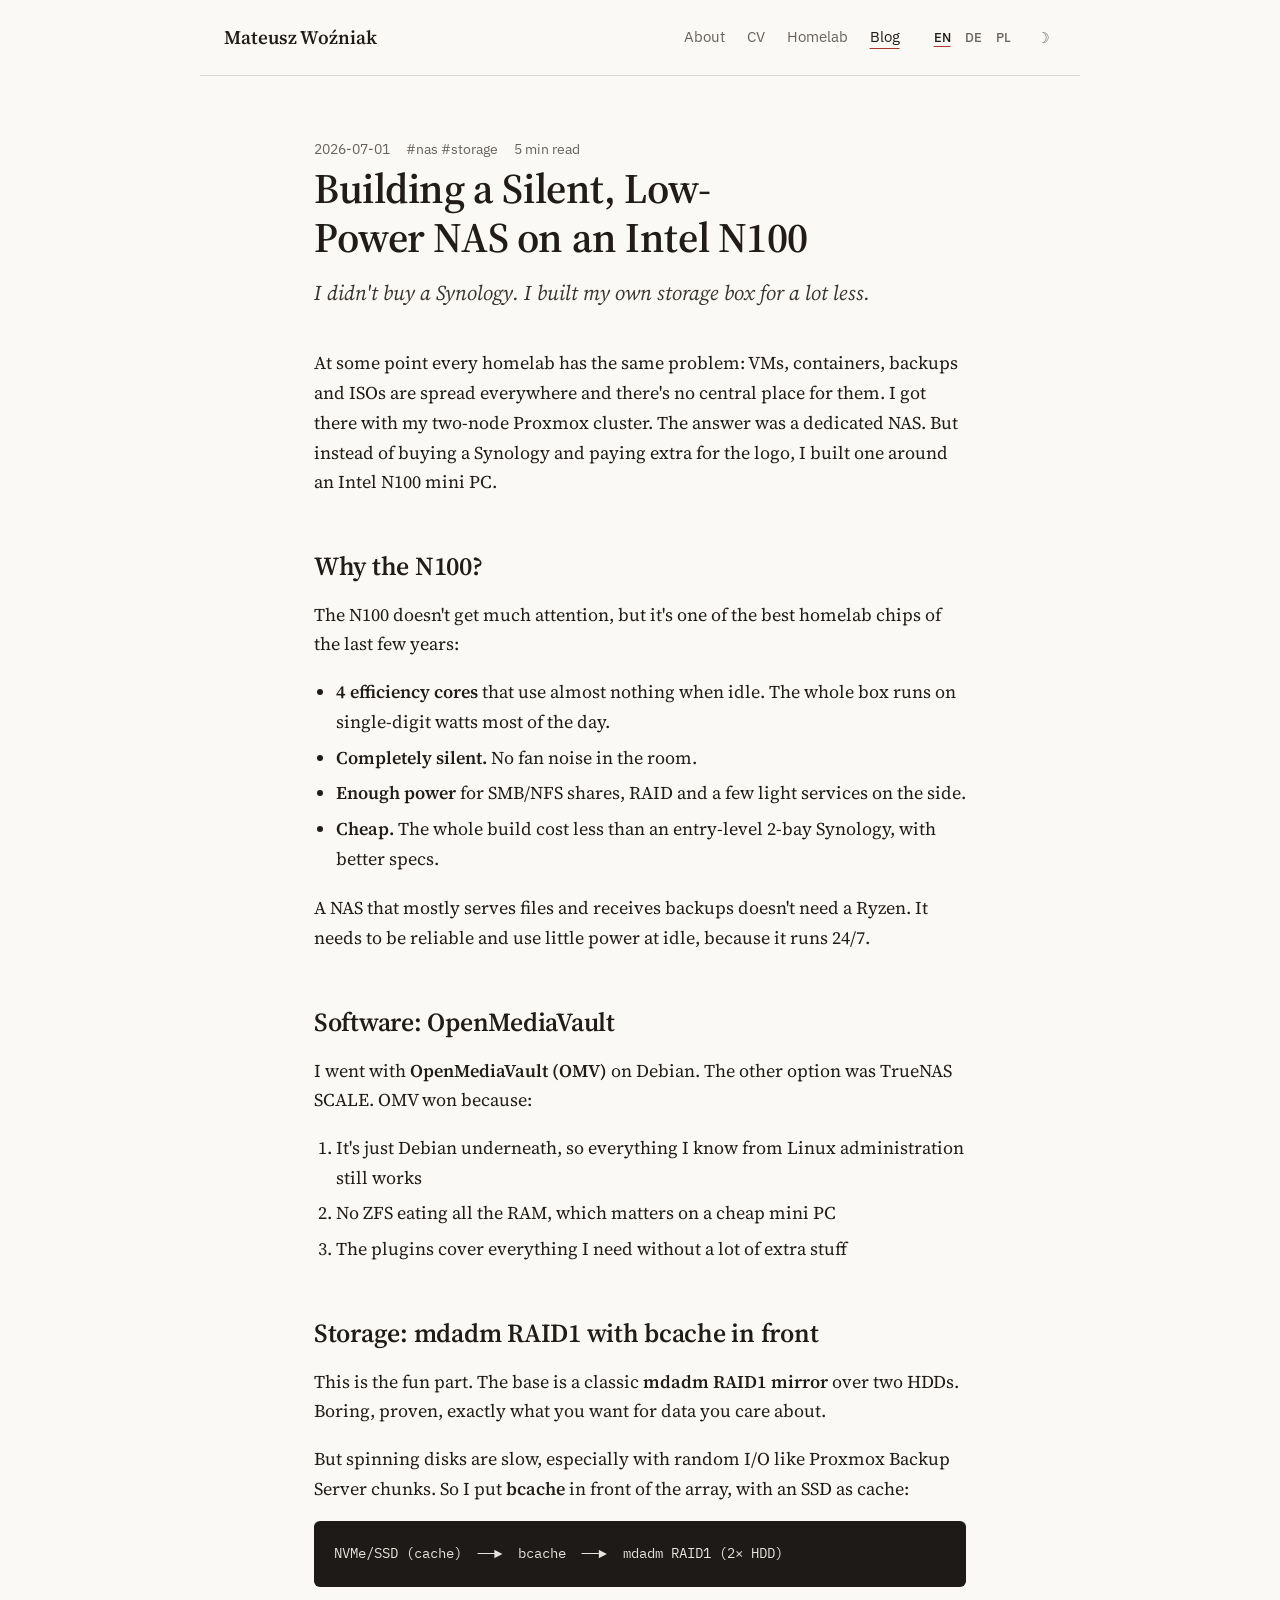
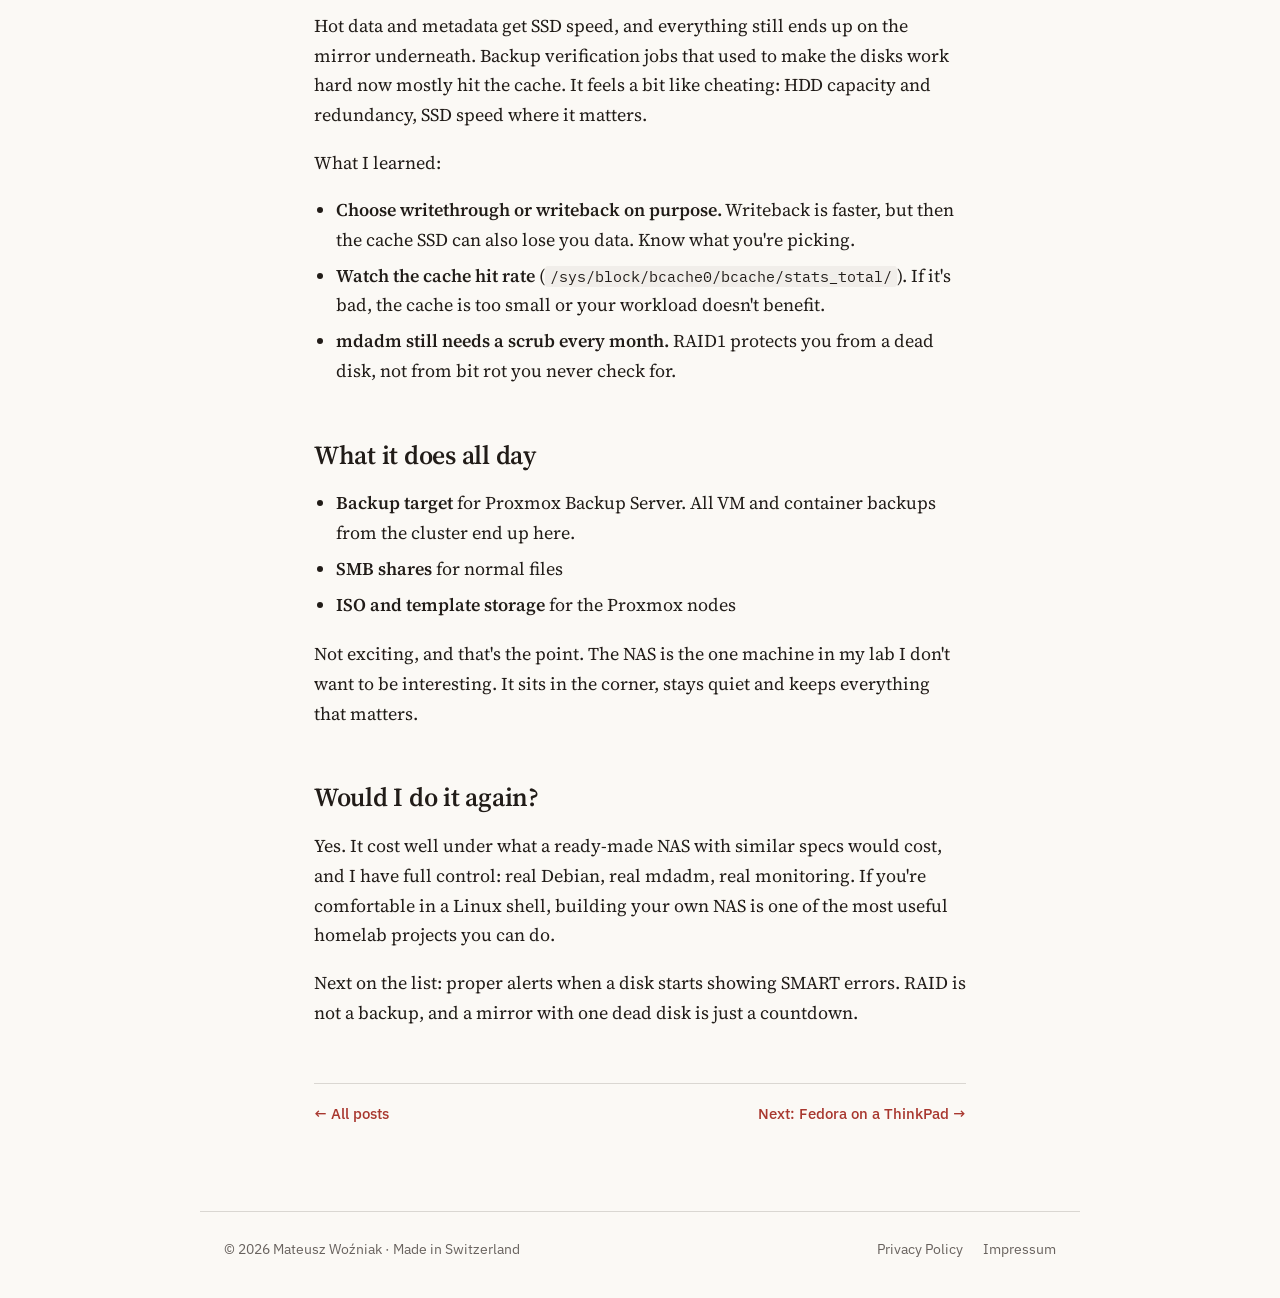
<file: webpage/posts/n100-nas.html>
<!DOCTYPE html>
<!--
  ═══════════════════════════════════════════════════════════════
  BLOG POST - N100 NAS BUILD
  DIY NAS: Intel N100, OpenMediaVault, mdadm RAID1 + bcache.
  Trilingual: each language lives in its own .lang-* div.

  Author   : Mateusz Mirosław Woźniak ("Lootregen")
  Website  : https://lootregen.com
  Hosting  : Switzerland · Switzerland
  License  : © 2026 Lootregen. All rights reserved.
             Code structure may be referenced for learning;
             content and branding may not be copied.
  Updated  : July 2026
  ═══════════════════════════════════════════════════════════════
-->
<html lang="en" data-lang="en" data-theme="light">
<head>
<meta charset="UTF-8">
<meta name="viewport" content="width=device-width, initial-scale=1.0">
<title>Building a Silent, Low-Power NAS on an Intel N100 · Mateusz Woźniak</title>
<meta name="description" content="Skipping the Synology appliance tax: a DIY NAS on an Intel N100 with OpenMediaVault, mdadm RAID1 and a bcache SSD cache.">
<link rel="stylesheet" href="../blog.css">
<script src="../blog-lang.js"></script>
<script src="../blog-legal.js" defer></script>
<link rel="canonical" href="https://lootregen.com/posts/n100-nas.html">
<meta property="og:type" content="article">
<meta property="og:title" content="Building a Silent, Low-Power NAS on an Intel N100 · Mateusz Woźniak">
<meta property="og:description" content="Skipping the Synology appliance tax: a DIY NAS on an Intel N100 with OpenMediaVault, mdadm RAID1 and a bcache SSD cache.">
<meta property="og:url" content="https://lootregen.com/posts/n100-nas.html">
<meta property="og:image" content="https://lootregen.com/og-image.png">
<meta name="twitter:card" content="summary_large_image">
</head>
<body>

<nav>
<a class="nav-logo" href="../index.html">Mateusz Woźniak</a>
<div class="nav-menu">
<a href="../index.html"><span class="lang-en">About</span><span class="lang-de">Über mich</span><span class="lang-pl">O mnie</span></a>
<a href="../cv.html"><span class="lang-en">CV</span><span class="lang-de">Lebenslauf</span><span class="lang-pl">CV</span></a>
<a href="../homelab.html">Homelab</a>
<a href="../blog.html" class="current">Blog</a>
</div>
<div class="nav-r">
<div class="lang-btns"><button class="lbtn active" data-lang="en" onclick="setLang('en')">EN</button><button class="lbtn" data-lang="de" onclick="setLang('de')">DE</button><button class="lbtn" data-lang="pl" onclick="setLang('pl')">PL</button></div>
<button class="tbtn" id="tbtn" onclick="toggleBlogTheme()" title="Light / dark" aria-label="Toggle light / dark theme">☀</button>
</div>
</nav>

<article>
<div class="art-meta"><span>2026-07-01</span><span class="tag">#nas #storage</span><span><span class="lang-en">5 min read</span><span class="lang-de">5 Min. Lesezeit</span><span class="lang-pl">5 min czytania</span></span></div>

<div class="lang-en">
<h1>Building a Silent, Low-Power NAS on an Intel N100</h1>
<p class="lede">I didn't buy a Synology. I built my own storage box for a lot less.</p>
<p>At some point every homelab has the same problem: VMs, containers, backups and ISOs are spread everywhere and there's no central place for them. I got there with my two-node Proxmox cluster. The answer was a dedicated NAS. But instead of buying a Synology and paying extra for the logo, I built one around an Intel N100 mini PC.</p>

<h2>Why the N100?</h2>
<p>The N100 doesn't get much attention, but it's one of the best homelab chips of the last few years:</p>
<ul>
<li><strong>4 efficiency cores</strong> that use almost nothing when idle. The whole box runs on single-digit watts most of the day.</li>
<li><strong>Completely silent.</strong> No fan noise in the room.</li>
<li><strong>Enough power</strong> for SMB/NFS shares, RAID and a few light services on the side.</li>
<li><strong>Cheap.</strong> The whole build cost less than an entry-level 2-bay Synology, with better specs.</li>
</ul>
<p>A NAS that mostly serves files and receives backups doesn't need a Ryzen. It needs to be reliable and use little power at idle, because it runs 24/7.</p>

<h2>Software: OpenMediaVault</h2>
<p>I went with <strong>OpenMediaVault (OMV)</strong> on Debian. The other option was TrueNAS SCALE. OMV won because:</p>
<ol>
<li>It's just Debian underneath, so everything I know from Linux administration still works</li>
<li>No ZFS eating all the RAM, which matters on a cheap mini PC</li>
<li>The plugins cover everything I need without a lot of extra stuff</li>
</ol>

<h2>Storage: mdadm RAID1 with bcache in front</h2>
<p>This is the fun part. The base is a classic <strong>mdadm RAID1 mirror</strong> over two HDDs. Boring, proven, exactly what you want for data you care about.</p>
<p>But spinning disks are slow, especially with random I/O like Proxmox Backup Server chunks. So I put <strong>bcache</strong> in front of the array, with an SSD as cache:</p>
<pre><code>NVMe/SSD (cache)  ──►  bcache  ──►  mdadm RAID1 (2× HDD)</code></pre>
<p>Hot data and metadata get SSD speed, and everything still ends up on the mirror underneath. Backup verification jobs that used to make the disks work hard now mostly hit the cache. It feels a bit like cheating: HDD capacity and redundancy, SSD speed where it matters.</p>
<p>What I learned:</p>
<ul>
<li><strong>Choose writethrough or writeback on purpose.</strong> Writeback is faster, but then the cache SSD can also lose you data. Know what you're picking.</li>
<li><strong>Watch the cache hit rate</strong> (<code>/sys/block/bcache0/bcache/stats_total/</code>). If it's bad, the cache is too small or your workload doesn't benefit.</li>
<li><strong>mdadm still needs a scrub every month.</strong> RAID1 protects you from a dead disk, not from bit rot you never check for.</li>
</ul>

<h2>What it does all day</h2>
<ul>
<li><strong>Backup target</strong> for Proxmox Backup Server. All VM and container backups from the cluster end up here.</li>
<li><strong>SMB shares</strong> for normal files</li>
<li><strong>ISO and template storage</strong> for the Proxmox nodes</li>
</ul>
<p>Not exciting, and that's the point. The NAS is the one machine in my lab I don't want to be interesting. It sits in the corner, stays quiet and keeps everything that matters.</p>

<h2>Would I do it again?</h2>
<p>Yes. It cost well under what a ready-made NAS with similar specs would cost, and I have full control: real Debian, real mdadm, real monitoring. If you're comfortable in a Linux shell, building your own NAS is one of the most useful homelab projects you can do.</p>
<p>Next on the list: proper alerts when a disk starts showing SMART errors. RAID is not a backup, and a mirror with one dead disk is just a countdown.</p>
</div>

<div class="lang-de">
<h1>Ein leiser, sparsamer Eigenbau-NAS auf Intel N100</h1>
<p class="lede">Ich habe keine Synology gekauft. Ich habe mir für viel weniger Geld selbst eine Storage-Kiste gebaut.</p>
<p>Irgendwann hat jedes Homelab dasselbe Problem: VMs, Container, Backups und ISOs liegen überall verteilt, und es gibt keinen zentralen Ort dafür. Bei mir war das mit dem Zwei-Node-Proxmox-Cluster so weit. Die Antwort war ein eigener NAS. Statt eine Synology zu kaufen und fürs Logo extra zu zahlen, habe ich einen um einen Intel-N100-Mini-PC gebaut.</p>

<h2>Warum der N100?</h2>
<p>Über den N100 redet kaum jemand, dabei ist er einer der besten Homelab-Chips der letzten Jahre:</p>
<ul>
<li><strong>4 Effizienzkerne</strong>, die im Leerlauf fast nichts brauchen. Die ganze Kiste läuft den grössten Teil des Tages mit einstelligen Watt.</li>
<li><strong>Komplett lautlos.</strong> Kein Lüfter im Zimmer.</li>
<li><strong>Genug Leistung</strong> für SMB/NFS-Freigaben, RAID und ein paar leichte Dienste nebenbei.</li>
<li><strong>Günstig.</strong> Der ganze Bau hat weniger gekostet als eine Einsteiger-Synology mit 2 Schächten, bei besseren Specs.</li>
</ul>
<p>Ein NAS, der vor allem Dateien ausliefert und Backups annimmt, braucht keinen Ryzen. Er muss zuverlässig sein und im Leerlauf wenig Strom brauchen, weil er 24/7 läuft.</p>

<h2>Software: OpenMediaVault</h2>
<p>Ich habe <strong>OpenMediaVault (OMV)</strong> auf Debian genommen. Die Alternative war TrueNAS SCALE. OMV hat gewonnen, weil:</p>
<ol>
<li>darunter einfach Debian läuft und alles, was ich aus der Linux-Administration kenne, weiter funktioniert</li>
<li>kein ZFS den ganzen RAM frisst, was auf einem günstigen Mini-PC zählt</li>
<li>die Plugins alles abdecken, was ich brauche, ohne viel Zusatzkram</li>
</ol>

<h2>Storage: mdadm RAID1 mit bcache davor</h2>
<p>Jetzt der spannende Teil. Die Basis ist ein klassischer <strong>mdadm-RAID1-Spiegel</strong> über zwei HDDs. Langweilig, bewährt, genau das, was du für wichtige Daten willst.</p>
<p>Aber drehende Platten sind langsam, vor allem bei zufälligem I/O wie den Chunks vom Proxmox Backup Server. Also habe ich <strong>bcache</strong> vor das Array gesetzt, mit einer SSD als Cache:</p>
<pre><code>NVMe/SSD (Cache)  ──►  bcache  ──►  mdadm RAID1 (2× HDD)</code></pre>
<p>Häufig genutzte Daten und Metadaten bekommen SSD-Tempo, und trotzdem landet alles auf dem Spiegel darunter. Backup-Verifikationsjobs, bei denen früher die Platten ordentlich arbeiten mussten, treffen jetzt meistens den Cache. Fühlt sich ein bisschen wie Schummeln an: HDD-Kapazität und Redundanz, SSD-Tempo dort, wo es zählt.</p>
<p>Was ich gelernt habe:</p>
<ul>
<li><strong>Writethrough oder Writeback bewusst wählen.</strong> Writeback ist schneller, aber dann kann dich auch die Cache-SSD Daten kosten. Wisse, was du wählst.</li>
<li><strong>Die Cache-Trefferquote beobachten</strong> (<code>/sys/block/bcache0/bcache/stats_total/</code>). Ist sie schlecht, ist der Cache zu klein oder dein Workload profitiert nicht.</li>
<li><strong>mdadm braucht trotzdem jeden Monat einen Scrub.</strong> RAID1 schützt vor einer toten Platte, nicht vor Bit Rot, nach dem du nie suchst.</li>
</ul>

<h2>Was er den ganzen Tag macht</h2>
<ul>
<li><strong>Backup-Ziel</strong> für den Proxmox Backup Server. Alle VM- und Container-Backups vom Cluster landen hier.</li>
<li><strong>SMB-Freigaben</strong> für normale Dateien</li>
<li><strong>ISO- und Template-Speicher</strong> für die Proxmox-Nodes</li>
</ul>
<p>Nicht spannend, und genau darum geht es. Der NAS ist die eine Maschine in meinem Lab, die nicht interessant sein soll. Er steht in der Ecke, ist still und hält alles, was wichtig ist.</p>

<h2>Würde ich es nochmal machen?</h2>
<p>Ja. Er hat deutlich weniger gekostet als ein fertiger NAS mit ähnlichen Specs, und ich habe volle Kontrolle: echtes Debian, echtes mdadm, echtes Monitoring. Wenn du dich in einer Linux-Shell wohlfühlst, ist ein eigener NAS eines der nützlichsten Homelab-Projekte überhaupt.</p>
<p>Als Nächstes auf der Liste: richtige Alarme, wenn eine Platte SMART-Fehler zeigt. RAID ist kein Backup, und ein Spiegel mit einer toten Platte ist nur ein Countdown.</p>
</div>

<div class="lang-pl">
<h1>Cichy, energooszczędny NAS własnej roboty na Intelu N100</h1>
<p class="lede">Nie kupiłem Synology. Zbudowałem własny serwer plików za dużo mniej.</p>
<p>W pewnym momencie każdy homelab ma ten sam problem: VM-ki, kontenery, backupy i ISO leżą wszędzie i nie ma na nie jednego miejsca. U mnie przyszło to z dwuwęzłowym klastrem Proxmoxa. Odpowiedzią był osobny NAS. Zamiast kupić Synology i dopłacać za logo, zbudowałem go na mini PC z Intelem N100.</p>

<h2>Dlaczego N100?</h2>
<p>Mało kto o nim mówi, a N100 to jeden z najlepszych procesorów do homelabu ostatnich lat:</p>
<ul>
<li><strong>4 rdzenie efektywnościowe</strong>, które w spoczynku nie biorą prawie nic. Całe pudełko przez większość dnia pobiera jednocyfrową liczbę watów.</li>
<li><strong>Całkowicie ciche.</strong> Żadnego wentylatora w pokoju.</li>
<li><strong>Wystarczająco mocy</strong> na udziały SMB/NFS, RAID i kilka lekkich usług obok.</li>
<li><strong>Tanie.</strong> Cała budowa kosztowała mniej niż podstawowe Synology na 2 dyski, a specyfikacja jest lepsza.</li>
</ul>
<p>NAS, który głównie serwuje pliki i przyjmuje backupy, nie potrzebuje Ryzena. Ma być niezawodny i brać mało prądu w spoczynku, bo działa 24/7.</p>

<h2>Oprogramowanie: OpenMediaVault</h2>
<p>Wybrałem <strong>OpenMediaVault (OMV)</strong> na Debianie. Alternatywą był TrueNAS SCALE. OMV wygrał, bo:</p>
<ol>
<li>pod spodem to po prostu Debian, więc wszystko, co umiem z administracji Linuksem, dalej działa</li>
<li>nie ma ZFS, który zjada cały RAM, a na tanim mini PC to ważne</li>
<li>wtyczki pokrywają wszystko, czego potrzebuję, bez masy dodatków</li>
</ol>

<h2>Storage: mdadm RAID1 z bcache z przodu</h2>
<p>Teraz ciekawa część. Podstawa to klasyczne lustro <strong>mdadm RAID1</strong> na dwóch HDD. Nudne, sprawdzone, dokładnie to, czego chcesz dla ważnych danych.</p>
<p>Ale talerzowe dyski są wolne, zwłaszcza przy losowym I/O, jak chunki Proxmox Backup Servera. Więc przed macierzą postawiłem <strong>bcache</strong> z SSD jako cache:</p>
<pre><code>NVMe/SSD (cache)  ──►  bcache  ──►  mdadm RAID1 (2× HDD)</code></pre>
<p>Często używane dane i metadane mają prędkość SSD, a i tak wszystko ląduje na lustrze pod spodem. Weryfikacja backupów, przy której dyski kiedyś się namęczyły, teraz zwykle trafia w cache. Trochę jak oszukiwanie: pojemność i redundancja HDD, prędkość SSD tam, gdzie się liczy.</p>
<p>Czego się nauczyłem:</p>
<ul>
<li><strong>Wybierz writethrough albo writeback świadomie.</strong> Writeback jest szybszy, ale wtedy dysk cache też może cię kosztować dane. Wiedz, co wybierasz.</li>
<li><strong>Pilnuj współczynnika trafień cache</strong> (<code>/sys/block/bcache0/bcache/stats_total/</code>). Jeśli jest słaby, cache jest za mały albo twój workload na tym nie zyskuje.</li>
<li><strong>mdadm i tak potrzebuje scruba co miesiąc.</strong> RAID1 chroni przed martwym dyskiem, a nie przed bit rotem, którego nigdy nie sprawdzasz.</li>
</ul>

<h2>Co robi przez cały dzień</h2>
<ul>
<li><strong>Cel backupów</strong> dla Proxmox Backup Servera. Lądują tu wszystkie backupy VM-ek i kontenerów z klastra.</li>
<li><strong>Udziały SMB</strong> na zwykłe pliki</li>
<li><strong>Miejsce na ISO i szablony</strong> dla węzłów Proxmoxa</li>
</ul>
<p>Nic ekscytującego i o to chodzi. NAS to jedyna maszyna w moim labie, która ma nie być ciekawa. Stoi w kącie, jest cicho i trzyma wszystko, co ważne.</p>

<h2>Czy zrobiłbym to jeszcze raz?</h2>
<p>Tak. Kosztował wyraźnie mniej niż gotowy NAS o podobnej specyfikacji, a mam pełną kontrolę: prawdziwy Debian, prawdziwy mdadm, prawdziwy monitoring. Jeśli dobrze czujesz się w linuksowej konsoli, własny NAS to jeden z najbardziej przydatnych projektów do homelabu.</p>
<p>Następne na liście: porządne alerty, gdy dysk zacznie pokazywać błędy SMART. RAID to nie backup, a lustro z jednym martwym dyskiem to tylko odliczanie.</p>
</div>

<div class="art-footer">
<a href="../blog.html"><span class="lang-en">← All posts</span><span class="lang-de">← Alle Beiträge</span><span class="lang-pl">← Wszystkie wpisy</span></a>
<a href="fedora-thinkpad.html"><span class="lang-en">Next: Fedora on a ThinkPad →</span><span class="lang-de">Weiter: Fedora auf dem ThinkPad →</span><span class="lang-pl">Dalej: Fedora na ThinkPadzie →</span></a>
</div>
</article>
<footer>
<p>© 2026 Mateusz Woźniak · <span class="lang-en">Made in Switzerland</span><span class="lang-de">Gemacht in der Schweiz</span><span class="lang-pl">Zrobione w Szwajcarii</span></p>
<div class="footer-links"><a onclick="openLegal('privacy')"><span class="lang-en">Privacy Policy</span><span class="lang-de">Datenschutz</span><span class="lang-pl">Polityka prywatności</span></a><a onclick="openLegal('impressum')">Impressum</a></div>
</footer>
</body>
</html>
</file>
<file: webpage/blog.css>
/* Lootregen / Mateusz Woźniak — shared stylesheet for all pages, blog and posts */
@import url("https://fonts.googleapis.com/css2?family=Source+Serif+4:ital,opsz,wght@0,8..60,400;0,8..60,600;1,8..60,400&family=IBM+Plex+Sans:wght@400;500;600&family=IBM+Plex+Mono:wght@400;500&family=Patrick+Hand&display=swap");
:root{--bg:oklch(0.982 0.005 85);--panel:oklch(0.995 0.003 85);--text:oklch(0.23 0.01 60);--text2:oklch(0.33 0.01 60);--muted:oklch(0.5 0.01 60);--line:oklch(0.88 0.008 80);--accent:oklch(0.5 0.15 28);--code-bg:oklch(0.95 0.006 80);--serif:"Source Serif 4",Georgia,serif;--sans:"IBM Plex Sans",system-ui,sans-serif;--mono:"IBM Plex Mono",ui-monospace,monospace}
html[data-theme="dark"]{--bg:oklch(0.2 0.006 70);--panel:oklch(0.23 0.006 70);--text:oklch(0.93 0.006 80);--text2:oklch(0.85 0.006 80);--muted:oklch(0.7 0.01 75);--line:oklch(0.33 0.008 70);--accent:oklch(0.76 0.12 35);--code-bg:oklch(0.25 0.006 70)}
*{margin:0;padding:0;box-sizing:border-box}
html{scroll-behavior:smooth}
body{background:var(--bg);color:var(--text);font:400 18px/1.65 var(--serif);min-height:100vh;display:flex;flex-direction:column;-webkit-font-smoothing:antialiased}
main,article{flex:1}
a{color:var(--accent);text-decoration:underline;text-decoration-thickness:1px;text-underline-offset:3px}
a:hover{color:var(--text)}
a:focus-visible,button:focus-visible{outline:2px solid var(--accent);outline-offset:3px;border-radius:2px}
::selection{background:color-mix(in oklch,var(--accent) 25%,transparent)}
nav{display:flex;align-items:center;gap:28px;max-width:880px;width:100%;margin:0 auto;padding:22px 24px;font-family:var(--sans);font-size:15px;border-bottom:1px solid var(--line)}
.nav-logo{font-family:var(--serif);font-weight:600;font-size:19px;color:var(--text);text-decoration:none;white-space:nowrap;margin-right:auto}
.nav-logo span{color:inherit}
.nav-menu{display:flex;gap:22px}
.nav-menu a{color:var(--muted);text-decoration:none}
.nav-menu a:hover{color:var(--text)}
.nav-menu a.current{color:var(--text);text-decoration:underline;text-decoration-color:var(--accent);text-underline-offset:6px}
.nav-r{display:flex;align-items:center;gap:14px}
.lang-btns{display:flex;gap:2px}
.lbtn,.tbtn{font:500 13px var(--sans);background:none;border:0;color:var(--muted);padding:4px 6px;cursor:pointer;border-radius:3px}
.lbtn:hover,.tbtn:hover{color:var(--text)}
.lbtn.active{color:var(--text);text-decoration:underline;text-decoration-color:var(--accent);text-underline-offset:4px}
.tbtn{font-size:15px}
.nav-back{display:none}
.wrap{max-width:880px;width:100%;margin:0 auto;padding:64px 24px 88px}
.narrow{max-width:680px}
h1,h2,h3{font-family:var(--serif);font-weight:600;letter-spacing:-.01em;color:var(--text);text-wrap:balance}
h1.page-title{font-size:clamp(34px,5vw,46px);line-height:1.1;margin-bottom:14px}
.blog-label{display:none}
.blog-sub{color:var(--text2);max-width:620px;margin-bottom:48px;text-wrap:pretty}
.post{display:block;padding:24px 0;border-top:1px solid var(--line);text-decoration:none;color:var(--text)}
.post:last-of-type{border-bottom:1px solid var(--line)}
.post-meta,.art-meta{display:flex;flex-wrap:wrap;gap:6px 16px;font:400 14px var(--sans);color:var(--muted);margin-bottom:6px}
.post-meta .tag,.art-meta .tag{color:var(--muted)}
.post-title{font-size:22px;font-weight:600;line-height:1.3;margin-bottom:6px;text-wrap:balance}
.post:hover .post-title{color:var(--accent)}
.post-excerpt{color:var(--text2);font-size:17px;text-wrap:pretty}
article{max-width:700px;width:100%;margin:0 auto;padding:64px 24px 88px}
article h1{font-size:clamp(30px,4.6vw,42px);line-height:1.15;margin:4px 0 16px}
.lede{font-size:21px;line-height:1.5;color:var(--text2);font-style:italic;margin-bottom:40px;text-wrap:pretty}
article h2{font-size:26px;margin:48px 0 12px}
article h3{font-size:20px;margin:32px 0 8px}
article p{margin-bottom:18px;text-wrap:pretty}
article strong{font-weight:600}
article ul,article ol{margin:0 0 20px 22px}
article li{margin-bottom:6px}
code{font-family:var(--mono);font-size:.82em;background:var(--code-bg);padding:1px 5px;border-radius:3px}
article pre{background:oklch(0.22 0.008 70);color:oklch(0.92 0.006 80);border-radius:6px;padding:18px 20px;margin:0 0 24px;overflow-x:auto}
article pre code{background:none;padding:0;color:inherit;font-size:14px;line-height:1.65}
table{width:100%;border-collapse:collapse;margin:0 0 24px;font:400 15px/1.5 var(--sans)}
th{text-align:left;font-weight:600;color:var(--text);padding:10px 12px 10px 0;border-bottom:1px solid var(--text)}
td{padding:10px 12px 10px 0;border-bottom:1px solid var(--line);color:var(--text2);vertical-align:top}
.art-footer{margin-top:56px;padding-top:20px;border-top:1px solid var(--line);display:flex;justify-content:space-between;flex-wrap:wrap;gap:12px;font:500 15px var(--sans)}
.art-footer a{text-decoration:none}
.lang-en,.lang-de,.lang-pl{display:none}
html[data-lang="en"] .lang-en,html[data-lang="de"] .lang-de,html[data-lang="pl"] .lang-pl{display:block}
html[data-lang="en"] span.lang-en,html[data-lang="de"] span.lang-de,html[data-lang="pl"] span.lang-pl{display:inline}
footer{max-width:880px;width:100%;margin:0 auto;padding:28px 24px 40px;border-top:1px solid var(--line);display:flex;flex-wrap:wrap;gap:8px 24px;justify-content:space-between;font:400 14px var(--sans);color:var(--muted)}
footer span{color:inherit}
.footer-links{display:flex;gap:20px}
.footer-links a{color:var(--muted);text-decoration:none;cursor:pointer}
.footer-links a:hover{color:var(--text)}
/* pages */
.intro{display:grid;grid-template-columns:minmax(0,1fr) 220px;gap:48px;align-items:start}
.intro h1{font-size:clamp(38px,6vw,56px);line-height:1.05;margin-bottom:8px}
.role{font:400 18px var(--sans);color:var(--muted);margin-bottom:28px}
.lead{font-size:20px;line-height:1.6;margin-bottom:28px;text-wrap:pretty}
.portrait{width:220px;height:275px}
.links{display:flex;flex-wrap:wrap;gap:10px 22px;font:500 16px var(--sans)}
.btn{display:inline-block;font:500 15px var(--sans);color:var(--bg);background:var(--text);padding:10px 18px;border-radius:4px;text-decoration:none}
.btn:hover{color:var(--bg);background:var(--accent)}
.block{margin-top:64px}
.block>h2{font-size:24px;margin-bottom:16px;padding-bottom:10px;border-bottom:1px solid var(--line)}
.block p{max-width:660px;margin-bottom:16px;text-wrap:pretty}
.plain{list-style:none}
.plain li{padding:8px 0;border-bottom:1px solid var(--line)}
.plain li:last-child{border-bottom:0}
.row{display:grid;grid-template-columns:150px minmax(0,1fr);gap:24px;padding:18px 0;border-bottom:1px solid var(--line)}
.row:last-child{border-bottom:0}
.when{font:400 15px/1.8 var(--sans);color:var(--muted)}
.row h3{font-size:19px;line-height:1.35}
.org{color:var(--muted);font-style:italic;margin-bottom:8px}
.row ul{margin-left:20px}
.row li{margin-bottom:4px}
.cv-head{display:flex;flex-wrap:wrap;align-items:end;justify-content:space-between;gap:16px}
.cv-head h1{margin-bottom:0}
.sub{font:400 16px var(--sans);color:var(--muted);margin-top:8px}
.status{font:400 13px var(--sans);color:var(--muted);white-space:nowrap}
td a{font-weight:500}
.mono{font-family:var(--mono);font-size:.9em}
@media (max-width:760px){nav{flex-wrap:wrap;gap:12px 20px}.nav-menu{order:3;width:100%;gap:18px;overflow-x:auto}.intro{grid-template-columns:1fr;gap:28px}.portrait{width:160px;height:200px;order:-1}.row{grid-template-columns:1fr;gap:2px}.wrap,article{padding-top:40px}}
@media (max-width:560px){table.collapse thead{display:none}table.collapse tr{display:grid;grid-template-columns:1fr auto;padding:10px 0;border-bottom:1px solid var(--line)}table.collapse td{border:0;padding:0}table.collapse td:first-child{grid-column:1/-1;color:var(--text)}}
#legal-overlay{display:none;position:fixed;inset:0;z-index:200;background:color-mix(in oklch,var(--text) 45%,transparent);align-items:center;justify-content:center;padding:24px}
.legal-modal{position:relative;max-width:640px;width:100%;max-height:82vh;overflow-y:auto;background:var(--panel);border-radius:6px;padding:32px 36px;font-size:16px}
.legal-modal h2{font-size:26px;margin-bottom:12px}
.legal-modal h3{font:600 16px var(--sans);margin:20px 0 4px}
.legal-modal p{color:var(--text2)}
.legal-modal b{font-weight:600}
.legal-modal a{color:var(--accent)}
.legal-close{position:sticky;top:0;float:right;font:500 14px var(--sans);background:var(--panel);color:var(--muted);border:1px solid var(--line);border-radius:4px;padding:4px 10px;cursor:pointer}
.legal-close:hover{color:var(--text)}
@page{size:A4;margin:16mm 16mm 18mm}
@media print{html,html[data-theme="dark"]{--bg:#fff;--panel:#fff;--text:#111;--text2:#222;--muted:#555;--line:#d6d6d6;--accent:#111}nav,.nav-r,footer,.btn,#legal-overlay{display:none!important}body{display:block;background:#fff;color:#111;font-size:10.5pt;line-height:1.45}.wrap{max-width:none;padding:0}h1.page-title{font-size:24pt;margin-bottom:4pt}.sub{font-size:10pt}.block{margin-top:16pt}.block>h2{font-size:13pt;margin-bottom:6pt;padding-bottom:4pt}.row{grid-template-columns:110pt minmax(0,1fr);gap:12pt;padding:7pt 0;break-inside:avoid}.row h3{font-size:11.5pt}.when{font-size:9.5pt}.org{margin-bottom:4pt}table{font-size:9.5pt;margin-bottom:8pt}th,td{padding:4pt 8pt 4pt 0}a{color:inherit;text-decoration:none}h2,h3{break-after:avoid}}
.uk{margin:8px 0 6px}.uk td:last-child,.uk th:last-child{text-align:right;width:70px;padding-right:0;font-variant-numeric:tabular-nums}.row .uk+.sub{margin-top:0}
td:first-child{white-space:nowrap}
.svc-h{font:600 15px var(--sans);color:var(--muted);margin:28px 0 4px}.svc li{padding:7px 0;font-size:17px}.svc strong{font-weight:600}
.sm-layout{display:grid;grid-template-columns:minmax(0,1fr) 200px;gap:40px;align-items:center}.sm-layout.sm-left{grid-template-columns:200px minmax(0,1fr)}.sm-layout .lead,.sm-layout .blog-sub{margin-bottom:0}.blog-head{margin-bottom:48px}
@media (max-width:760px){.sm-layout,.sm-layout.sm-left{grid-template-columns:minmax(0,1fr);gap:8px}.sm-layout stick-man{width:140px;order:-1}}
@media print{stick-man{display:none!important}.sm-layout{display:block}}
.intro stick-man{justify-self:end}
@media (max-width:760px){.intro stick-man{width:140px;order:-1;justify-self:start}}
/* hand-drawn touches */
.block>h2{border-bottom:0;position:relative;padding-bottom:12px}
.block>h2::after{content:"";position:absolute;left:0;right:0;bottom:0;height:6px;background:color-mix(in oklch,var(--text) 30%,transparent);-webkit-mask:url("data:image/svg+xml,%3Csvg xmlns='http://www.w3.org/2000/svg' width='160' height='6' viewBox='0 0 160 6'%3E%3Cpath d='M0 3 C20 1 40 5 60 3 S100 1 120 3.5 S150 4.5 160 3' fill='none' stroke='black' stroke-width='1.6' stroke-linecap='round'/%3E%3C/svg%3E") repeat-x 0 50%/160px 6px;mask:url("data:image/svg+xml,%3Csvg xmlns='http://www.w3.org/2000/svg' width='160' height='6' viewBox='0 0 160 6'%3E%3Cpath d='M0 3 C20 1 40 5 60 3 S100 1 120 3.5 S150 4.5 160 3' fill='none' stroke='black' stroke-width='1.6' stroke-linecap='round'/%3E%3C/svg%3E") repeat-x 0 50%/160px 6px}
h1.page-title::after,.intro h1::after{content:"";display:block;height:10px;width:min(100%,200px);margin-top:6px;background:var(--accent);-webkit-mask:url("data:image/svg+xml,%3Csvg xmlns='http://www.w3.org/2000/svg' viewBox='0 0 200 10' preserveAspectRatio='none'%3E%3Cpath d='M3 7 C40 3 90 2 140 4 S188 7 197 5' fill='none' stroke='black' stroke-width='3' stroke-linecap='round'/%3E%3C/svg%3E") no-repeat 0 0/100% 100%;mask:url("data:image/svg+xml,%3Csvg xmlns='http://www.w3.org/2000/svg' viewBox='0 0 200 10' preserveAspectRatio='none'%3E%3Cpath d='M3 7 C40 3 90 2 140 4 S188 7 197 5' fill='none' stroke='black' stroke-width='3' stroke-linecap='round'/%3E%3C/svg%3E") no-repeat 0 0/100% 100%}
.note{font:400 20px/1.2 "Patrick Hand",var(--sans),cursive;color:var(--accent);transform:rotate(-2deg);transform-origin:left top;margin:-4px 0 12px;max-width:none}
.note::before{content:"↙ "}
@media (min-width:1040px){.block.narrow{position:relative}.note{position:absolute;left:calc(100% + 28px);width:170px;margin:0}.note::before{content:"← "}}
.flow{display:flex;flex-wrap:wrap;align-items:center;gap:8px;margin:4px 0 24px;font:400 14px var(--mono)}.flow b{font-weight:500;color:var(--text);background:var(--panel);border:1px solid var(--line);border-radius:4px;padding:5px 10px}.flow i{font-style:normal;color:var(--muted)}
.phases td:first-child{font-variant-numeric:tabular-nums;color:var(--muted)}.st.done{color:var(--text)}.st.next{color:var(--accent);font-weight:500}.st.todo{color:var(--muted)}
.update{font:400 15px/1.55 var(--sans);color:var(--text2);background:var(--code-bg);border-radius:4px;padding:14px 18px;margin:-16px 0 32px}.update strong{color:var(--text)}
@media print{.note{display:none}.block>h2::after,h1.page-title::after{display:none}.block>h2{border-bottom:1px solid var(--line)}}
</file>
